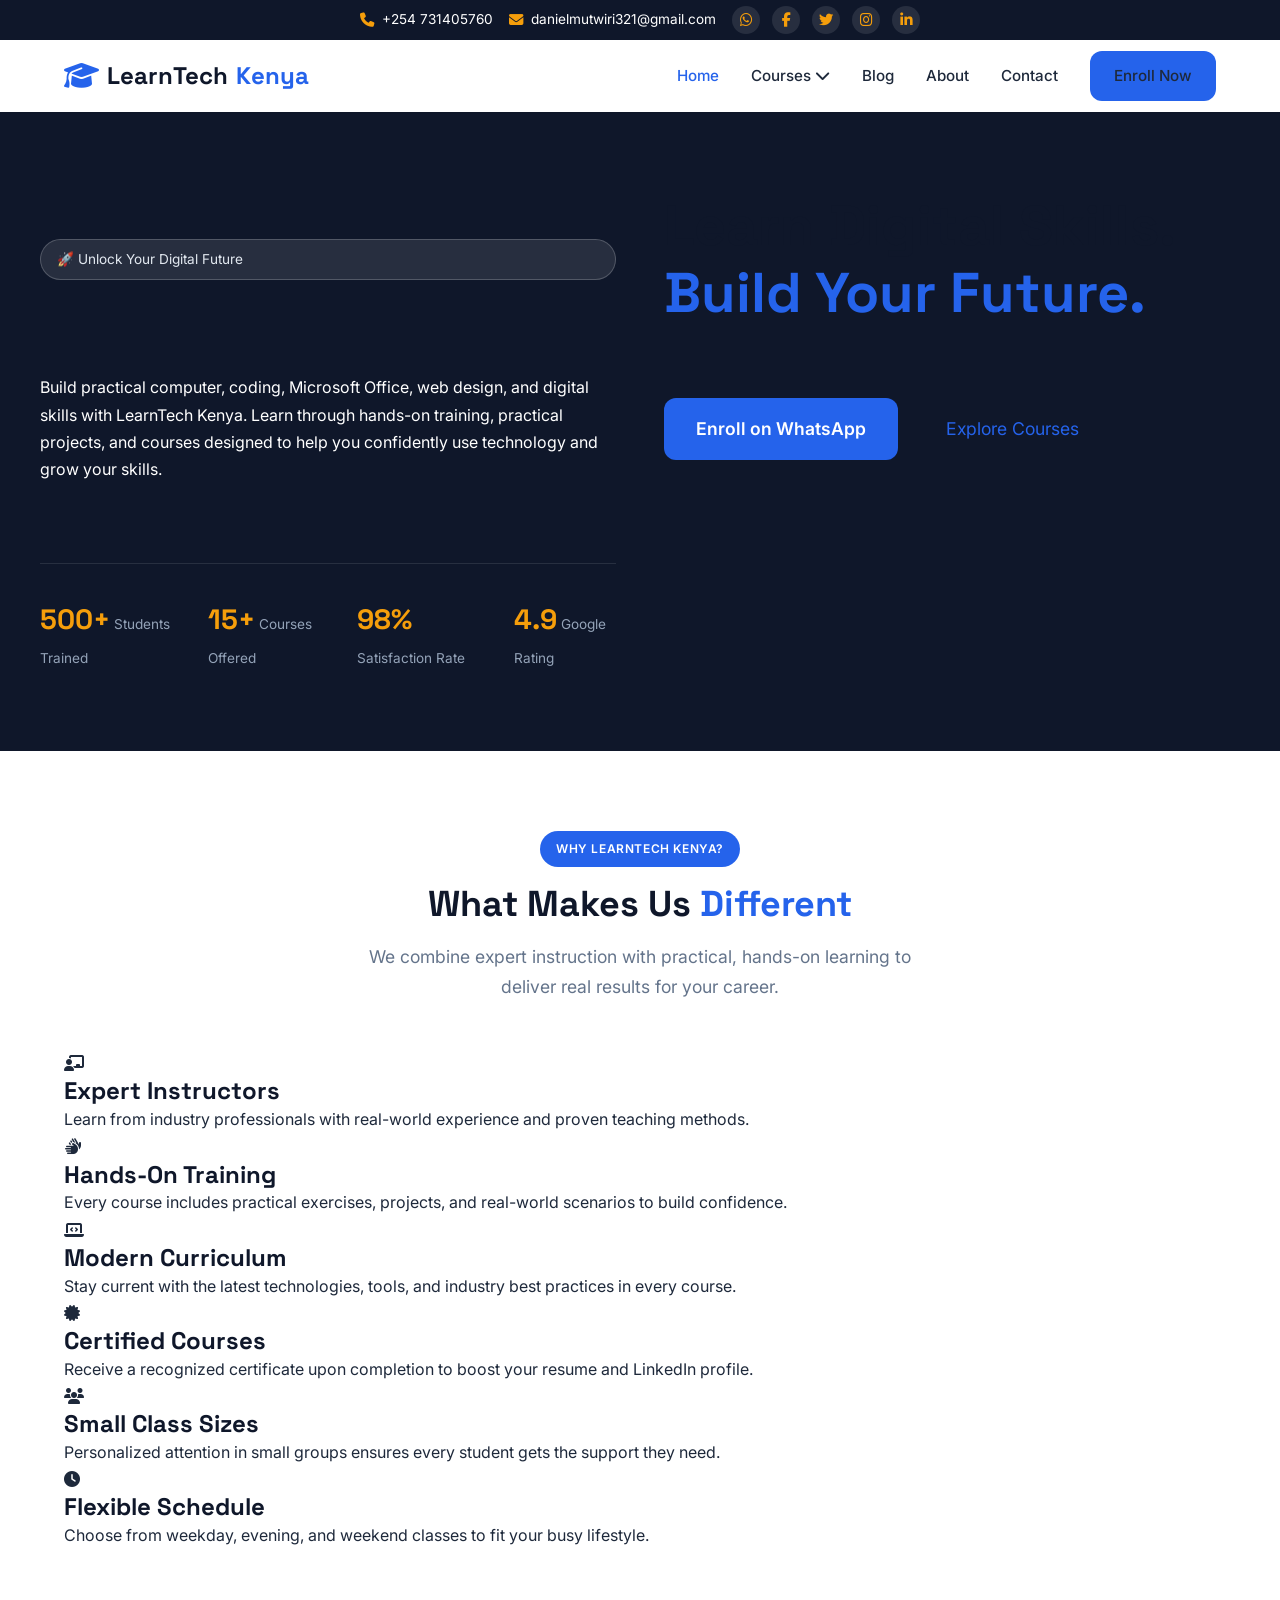
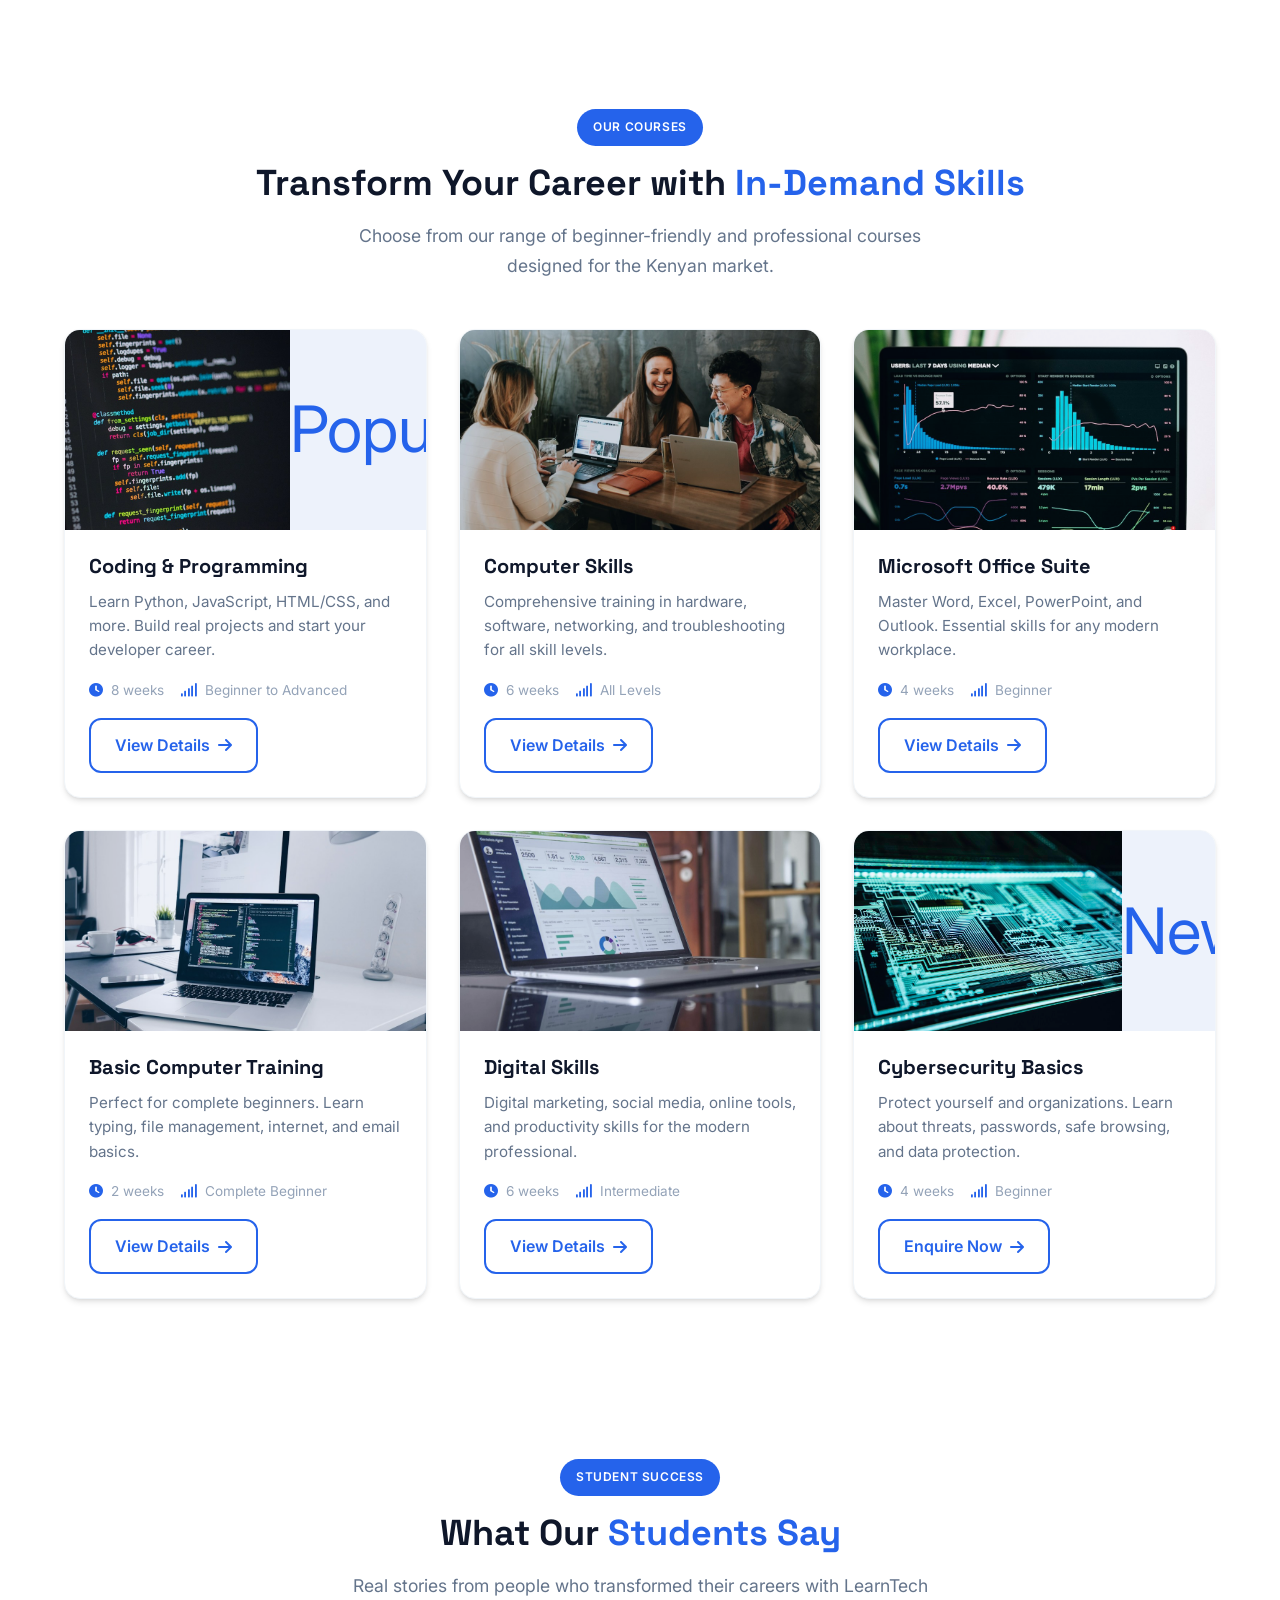
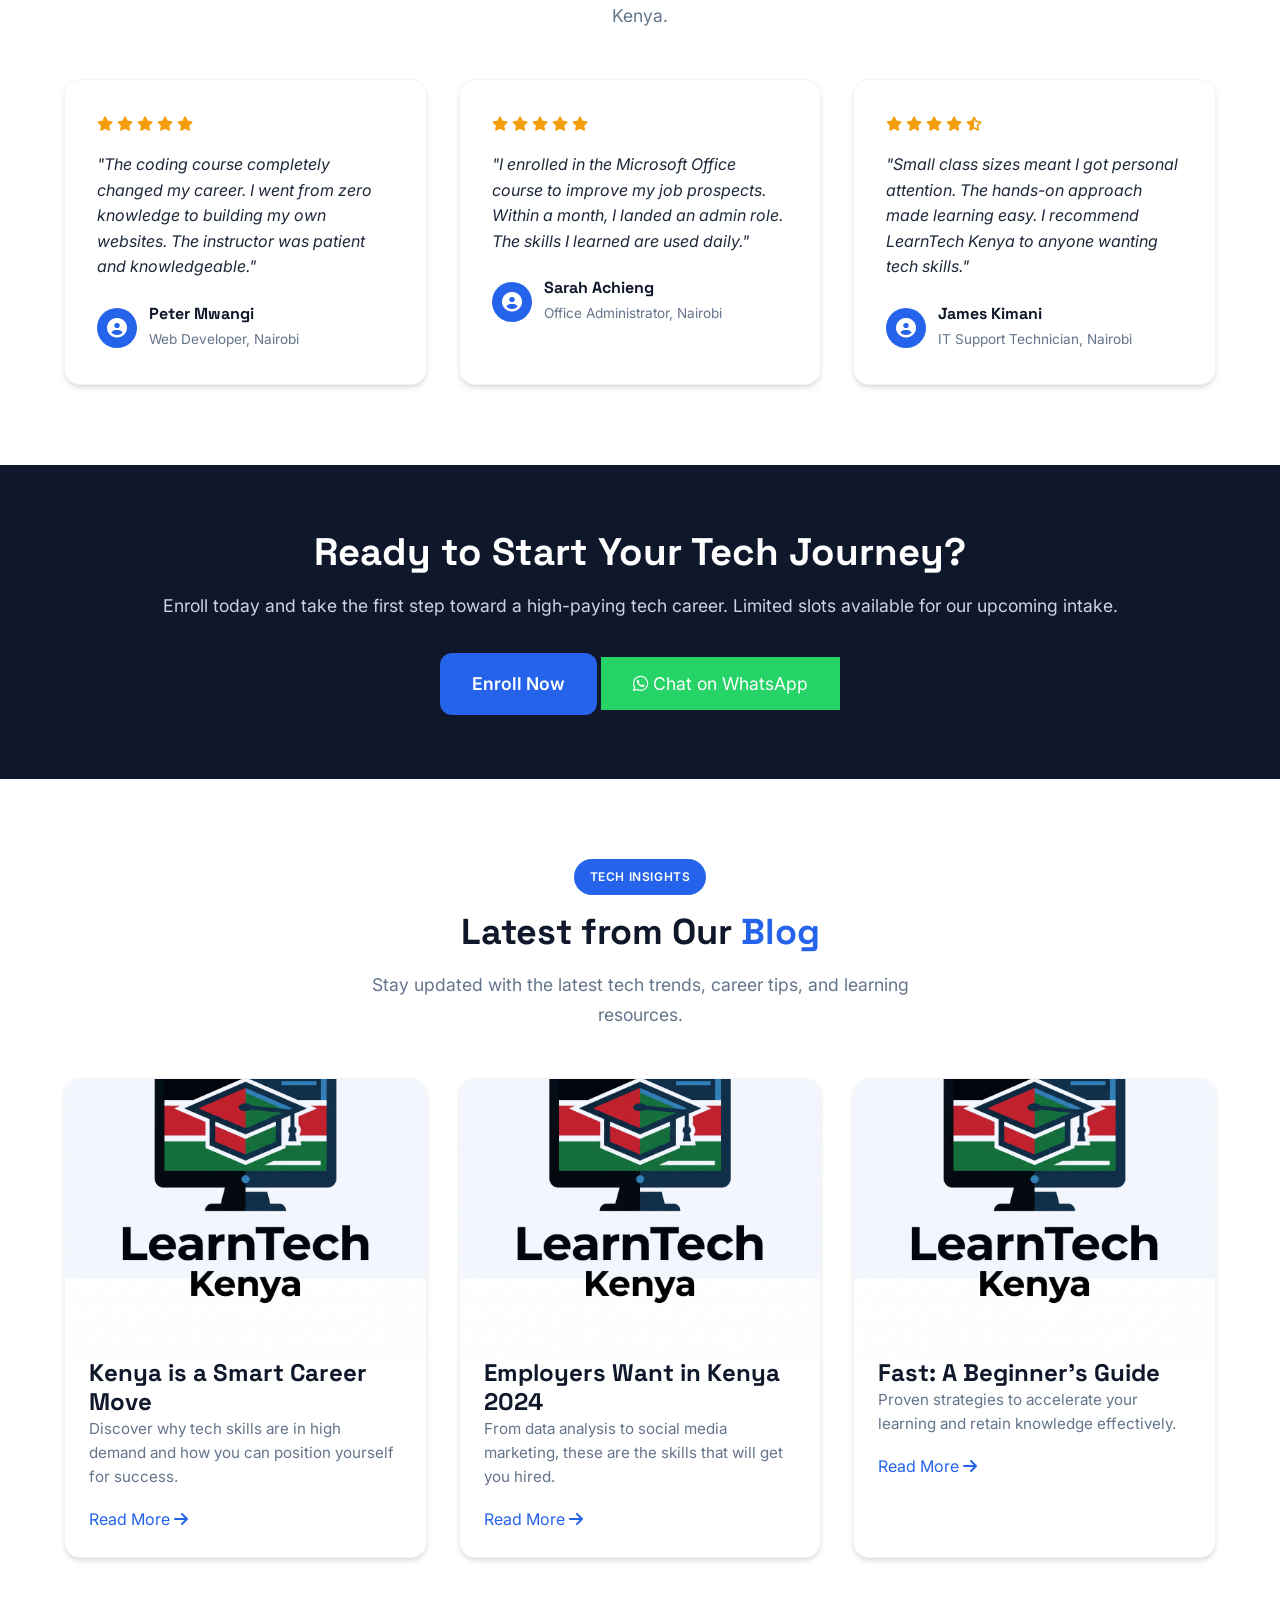
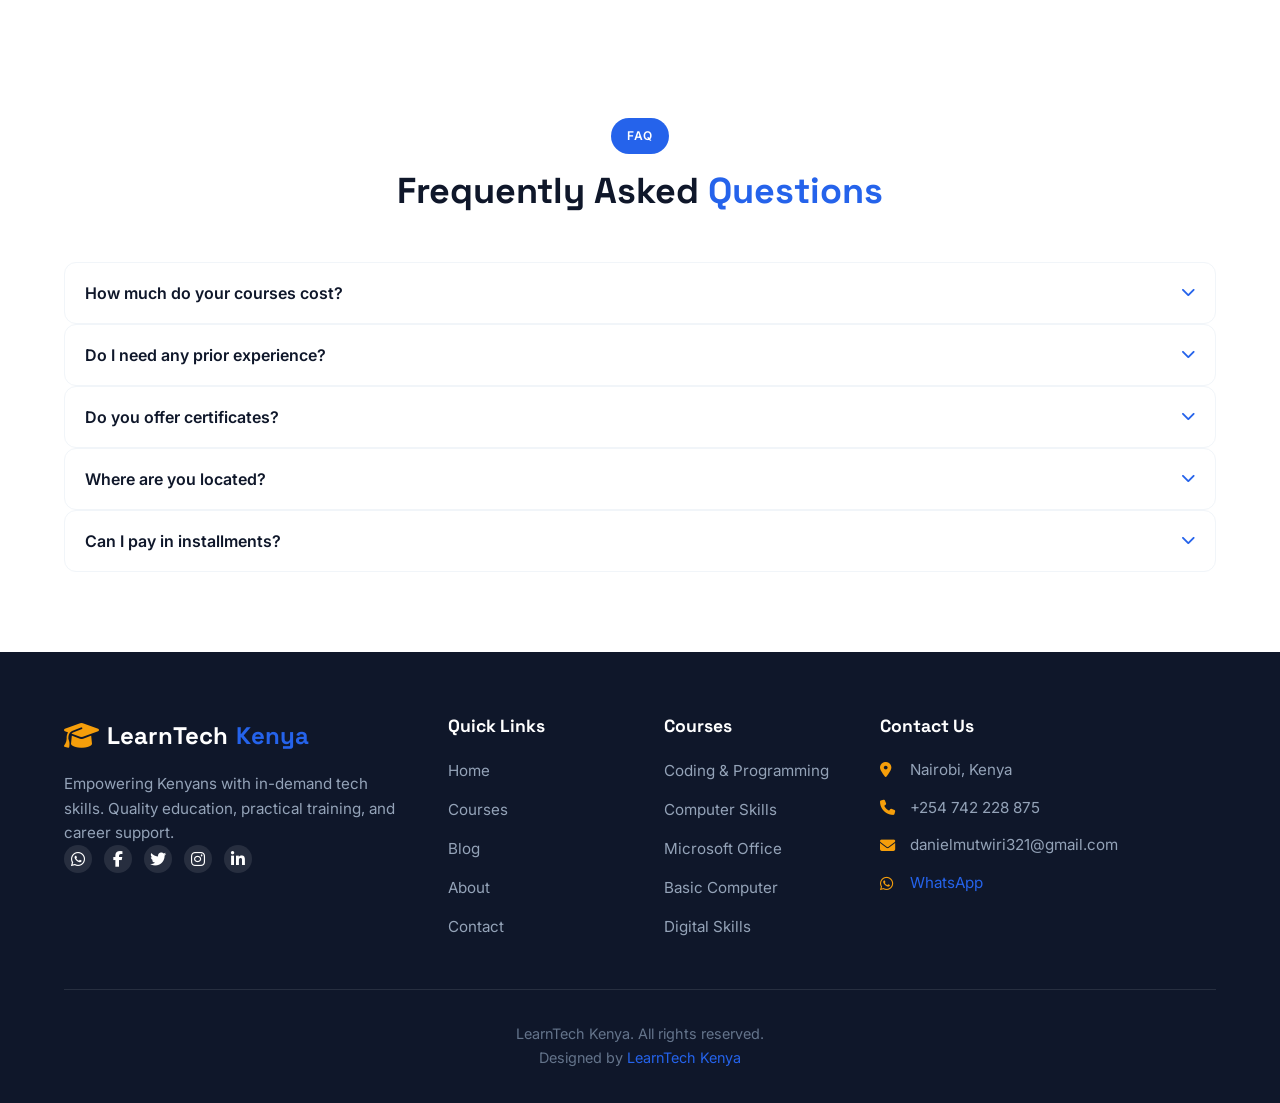
<file: index.html>
<!DOCTYPE html>
<html lang="en">
    <head>

    <!-- Google tag (gtag.js) -->
    <script async src="https://www.googletagmanager.com/gtag/js?id=G-270DS5XHEX"></script>
    <script>
      window.dataLayer = window.dataLayer || [];
      function gtag(){dataLayer.push(arguments);}
      gtag('js', new Date());

      gtag('config', 'G-270DS5XHEX');
    </script>

    <meta name="google-site-verification" content="E3hKowuc5oLKdNPxIY47nWtB3ACVlpKKazoTkxSOfaw">
    <meta name="google-site-verification" content="E3hKowuc5oLKdNPxIY47nWtB3ACVlpKKazoTkxSOfaw" />
    <meta charset="UTF-8">
    <meta name="viewport" content="width=device-width, initial-scale=1.0">
    <title>LearnTech Kenya | Computer Training, Coding & Digital Skills Courses in Nairobi</title>
    <meta name="description" content="LearnTech Kenya offers professional computer training, coding, Microsoft Office, and digital skills courses in Nairobi. Expert instructors, hands-on learning, and career-ready skills. Join us today!">
    <meta name="keywords" content="computer training Nairobi, coding courses Kenya, Microsoft Office training, digital skills, tech education Kenya, LearnTech Kenya, programming courses Nairobi, computer school Kenya">
    <meta name="author" content="LearnTech Kenya">
    <meta name="robots" content="index, follow">
    
    <!-- Open Graph / Facebook -->
    <meta property="og:type" content="website">
    <meta property="og:url" content="https://danny6042.github.io/Learntech--kenya/">
    <meta property="og:title" content="LearnTech Kenya | Professional Computer Training & Digital Skills">
    <meta property="og:description" content="Join LearnTech Kenya for expert-led computer training, coding, and digital skills courses. Build your tech career today!">
    <meta property="og:image" content="images/learntech_logo.png">
    
    <!-- Twitter Card -->
    <meta property="twitter:card" content="summary_large_image">
    <meta property="twitter:url" content="https://danny6042.github.io/Learntech--kenya/">
    <meta property="twitter:title" content="LearnTech Kenya | Professional Computer Training & Digital Skills">
    <meta property="twitter:description" content="Join LearnTech Kenya for expert-led computer training, coding, and digital skills courses. Build your tech career today!">
    <meta property="twitter:image" content="images/learntech_logo.png">
    
    <!-- Canonical URL -->
    <link rel="canonical" href="https://danny6042.github.io/Learntech--kenya/">
    
    <!-- Structured Data -->
    <script type="application/ld+json">
    {
        "@context": "https://schema.org",
        "@type": "EducationalOrganization",
        "name": "LearnTech Kenya",
        "description": "Professional computer training and digital skills courses in Nairobi, Kenya",
        "url": "https://danny6042.github.io/Learntech--kenya/",
        "logo": "images/learntech_logo.png",
        "founder": {
            "@type": "Person",
            "name": "Daniel Mutwiri",
            "email": "mailto:danielmutwiri321@gmail.com"
        },
        "address": {
            "@type": "PostalAddress",
            "addressLocality": "Nairobi",
            "addressCountry": "KE"
        },
        "contactPoint": {
            "@type": "ContactPoint",
            "telephone": "+254-742-228-875",
            "contactType": "customer service",
            "availableLanguage": "English, Swahili"
        },
        "sameAs": [
            "https://wa.me/254742228875",
            "https://facebook.com/Learntechkenya",
            "https://twitter.com/learntechkenya",
            "https://instagram.com/learntechkenya"
        ]
    }
    </script>
    
    <link rel="stylesheet" href="css/styles.css">
    <link rel="preconnect" href="https://fonts.googleapis.com">
    <link rel="preconnect" href="https://fonts.gstatic.com" crossorigin>
    <link href="https://fonts.googleapis.com/css2?family=Inter:wght@300;400;500;600;700;800&family=Space+Grotesk:wght@400;500;600;700&display=swap" rel="stylesheet">
    <link rel="stylesheet" href="https://cdnjs.cloudflare.com/ajax/libs/font-awesome/6.4.0/css/all.min.css">
</head>
<body>
    <!-- Top Bar -->
    <div class="top-bar">
        <div class="container">
            <div class="top-bar-content">
                <span><i class="fas fa-phone"></i> +254 731405760</span>
                <span><i class="fas fa-envelope"></i> danielmutwiri321@gmail.com</span>
                <div class="social-icons">
                    <a href="https://wa.me/254742228875" target="_blank" aria-label="WhatsApp"><i class="fab fa-whatsapp"></i></a>
                    <a href="https://facebook.com/Learntechkenya" target="_blank" aria-label="Facebook"><i class="fab fa-facebook-f"></i></a>
                    <a href="https://twitter.com/learntechkenya" target="_blank" aria-label="Twitter"><i class="fab fa-twitter"></i></a>
                    <a href="https://instagram.com/learntechkenya" target="_blank" aria-label="Instagram"><i class="fab fa-instagram"></i></a>
                    <a href="https://linkedin.com/company/learntechkenya" target="_blank" aria-label="LinkedIn"><i class="fab fa-linkedin-in"></i></a>
                </div>
            </div>
        </div>
    </div>

    <!-- Navigation -->
    <nav class="navbar" id="navbar">
        <div class="container">
            <a href="index.html" class="logo">
                <i class="fas fa-graduation-cap"></i>
                <span>LearnTech</span><span class="accent">Kenya</span>
            </a>
            <button class="mobile-menu-btn" id="mobileMenuBtn" aria-label="Toggle menu">
                <i class="fas fa-bars"></i>
            </button>
            <ul class="nav-links" id="navLinks">
                <li><a href="index.html" class="active">Home</a></li>
                <li class="dropdown">
                    <a href="index.html#courses">Courses <i class="fas fa-chevron-down"></i></a>
                    <ul class="dropdown-menu">
                        <li><a href="coding.html">Coding & Programming</a></li>
                        <li><a href="computer-skills.html">Computer Skills</a></li>
                        <li><a href="microsoft-office.html">Microsoft Office</a></li>
                        <li><a href="basic-computer.html">Basic Computer Training</a></li>
                        <li><a href="digital-skills.html">Digital Skills</a></li>
                    </ul>
                </li>
                <li><a href="blog.html">Blog</a></li>
                <li><a href="about.html">About</a></li>
                <li><a href="contact.html">Contact</a></li>
                <li><a href="contact.html" class="btn-primary">Enroll Now</a></li>
            </ul>
        </div>
    </nav>

    <!-- Hero Section -->
    <header class="hero">
        <div class="hero-overlay"></div>
        <div class="hero-content container">
            <span class="hero-badge">🚀 Unlock Your Digital Future</span>
            <h1>Learn Digital Skills. <span class="highlight">Build Your Future.</span></h1>
            <p class="hero-description">Build practical computer, coding, Microsoft Office, web design, and digital skills with LearnTech Kenya. Learn through hands-on training, practical projects, and courses designed to help you confidently use technology and grow your skills.</p>
            <div class="hero-cta">
                <a href="https://wa.me/254731405760" class="btn-primary btn-lg" target="_blank">Enroll on WhatsApp</a>
                <a href="index.html#courses" class="btn-secondary btn-lg">Explore Courses</a>
            </div>
            <div class="hero-stats">
                <div class="stat">
                    <span class="stat-number">500+</span>
                    <span class="stat-label">Students Trained</span>
                </div>
                <div class="stat">
                    <span class="stat-number">15+</span>
                    <span class="stat-label">Courses Offered</span>
                </div>
                <div class="stat">
                    <span class="stat-number">98%</span>
                    <span class="stat-label">Satisfaction Rate</span>
                </div>
                <div class="stat">
                    <span class="stat-number">4.9</span>
                    <span class="stat-label">Google Rating</span>
                </div>
            </div>
        </div>
    </header>

    <!-- Why Choose Us -->
    <section class="why-us section-padding">
        <div class="container">
            <div class="section-header">
                <span class="section-tag">Why LearnTech Kenya?</span>
                <h2>What Makes Us <span class="highlight">Different</span></h2>
                <p>We combine expert instruction with practical, hands-on learning to deliver real results for your career.</p>
            </div>
            <div class="features-grid">
                <div class="feature-card">
                    <div class="feature-icon">
                        <i class="fas fa-chalkboard-teacher"></i>
                    </div>
                    <h3>Expert Instructors</h3>
                    <p>Learn from industry professionals with real-world experience and proven teaching methods.</p>
                </div>
                <div class="feature-card">
                    <div class="feature-icon">
                        <i class="fas fa-hands"></i>
                    </div>
                    <h3>Hands-On Training</h3>
                    <p>Every course includes practical exercises, projects, and real-world scenarios to build confidence.</p>
                </div>
                <div class="feature-card">
                    <div class="feature-icon">
                        <i class="fas fa-laptop-code"></i>
                    </div>
                    <h3>Modern Curriculum</h3>
                    <p>Stay current with the latest technologies, tools, and industry best practices in every course.</p>
                </div>
                <div class="feature-card">
                    <div class="feature-icon">
                        <i class="fas fa-certificate"></i>
                    </div>
                    <h3>Certified Courses</h3>
                    <p>Receive a recognized certificate upon completion to boost your resume and LinkedIn profile.</p>
                </div>
                <div class="feature-card">
                    <div class="feature-icon">
                        <i class="fas fa-users"></i>
                    </div>
                    <h3>Small Class Sizes</h3>
                    <p>Personalized attention in small groups ensures every student gets the support they need.</p>
                </div>
                <div class="feature-card">
                    <div class="feature-icon">
                        <i class="fas fa-clock"></i>
                    </div>
                    <h3>Flexible Schedule</h3>
                    <p>Choose from weekday, evening, and weekend classes to fit your busy lifestyle.</p>
                </div>
            </div>
        </div>
    </section>

    <!-- Courses Section -->
    <section class="courses section-padding" id="courses">
        <div class="container">
            <div class="section-header">
                <span class="section-tag">Our Courses</span>
                <h2>Transform Your Career with <span class="highlight">In-Demand Skills</span></h2>
                <p>Choose from our range of beginner-friendly and professional courses designed for the Kenyan market.</p>
            </div>
            <div class="courses-grid">
                <div class="course-card">
                    <div class="course-image">
                        <img src="images/courses/coding-programming.jpg" alt="Learner coding on a computer" loading="lazy">
                        <span class="course-badge">Popular</span>
                    </div>
                    <div class="course-content">
                        <h3>Coding & Programming</h3>
                        <p>Learn Python, JavaScript, HTML/CSS, and more. Build real projects and start your developer career.</p>
                        <div class="course-meta">
                            <span><i class="fas fa-clock"></i> 8 weeks</span>
                            <span><i class="fas fa-signal"></i> Beginner to Advanced</span>
                        </div>
                        <a href="coding.html" class="btn-outline">View Details <i class="fas fa-arrow-right"></i></a>
                    </div>
                </div>
                <div class="course-card">
                    <div class="course-image">
                        <img src="images/courses/computer-skills.jpg" alt="Students learning computer skills together" loading="lazy">
                    </div>
                    <div class="course-content">
                        <h3>Computer Skills</h3>
                        <p>Comprehensive training in hardware, software, networking, and troubleshooting for all skill levels.</p>
                        <div class="course-meta">
                            <span><i class="fas fa-clock"></i> 6 weeks</span>
                            <span><i class="fas fa-signal"></i> All Levels</span>
                        </div>
                        <a href="computer-skills.html" class="btn-outline">View Details <i class="fas fa-arrow-right"></i></a>
                    </div>
                </div>
                <div class="course-card">
                    <div class="course-image">
                        <img src="images/courses/microsoft-office.jpg" alt="Data displayed in a business spreadsheet dashboard" loading="lazy">
                    </div>
                    <div class="course-content">
                        <h3>Microsoft Office Suite</h3>
                        <p>Master Word, Excel, PowerPoint, and Outlook. Essential skills for any modern workplace.</p>
                        <div class="course-meta">
                            <span><i class="fas fa-clock"></i> 4 weeks</span>
                            <span><i class="fas fa-signal"></i> Beginner</span>
                        </div>
                        <a href="microsoft-office.html" class="btn-outline">View Details <i class="fas fa-arrow-right"></i></a>
                    </div>
                </div>
                <div class="course-card">
                    <div class="course-image">
                        <img src="images/courses/basic-computer.jpg" alt="Desktop computer setup for beginner training" loading="lazy">
                    </div>
                    <div class="course-content">
                        <h3>Basic Computer Training</h3>
                        <p>Perfect for complete beginners. Learn typing, file management, internet, and email basics.</p>
                        <div class="course-meta">
                            <span><i class="fas fa-clock"></i> 2 weeks</span>
                            <span><i class="fas fa-signal"></i> Complete Beginner</span>
                        </div>
                        <a href="basic-computer.html" class="btn-outline">View Details <i class="fas fa-arrow-right"></i></a>
                    </div>
                </div>
                <div class="course-card">
                    <div class="course-image">
                        <img src="images/courses/digital-skills.jpg" alt="Digital analytics and online skills dashboard" loading="lazy">
                    </div>
                    <div class="course-content">
                        <h3>Digital Skills</h3>
                        <p>Digital marketing, social media, online tools, and productivity skills for the modern professional.</p>
                        <div class="course-meta">
                            <span><i class="fas fa-clock"></i> 6 weeks</span>
                            <span><i class="fas fa-signal"></i> Intermediate</span>
                        </div>
                        <a href="digital-skills.html" class="btn-outline">View Details <i class="fas fa-arrow-right"></i></a>
                    </div>
                </div>
                <div class="course-card">
                    <div class="course-image">
                        <img src="images/courses/cybersecurity.jpg" alt="Cybersecurity and digital network protection" loading="lazy">
                        <span class="course-badge">New</span>
                    </div>
                    <div class="course-content">
                        <h3>Cybersecurity Basics</h3>
                        <p>Protect yourself and organizations. Learn about threats, passwords, safe browsing, and data protection.</p>
                        <div class="course-meta">
                            <span><i class="fas fa-clock"></i> 4 weeks</span>
                            <span><i class="fas fa-signal"></i> Beginner</span>
                        </div>
                        <a href="contact.html" class="btn-outline">Enquire Now <i class="fas fa-arrow-right"></i></a>
                    </div>
                </div>
            </div>
        </div>
    </section>

    <!-- Testimonials Section -->
    <section class="testimonials section-padding">
        <div class="container">
            <div class="section-header">
                <span class="section-tag">Student Success</span>
                <h2>What Our <span class="highlight">Students Say</span></h2>
                <p>Real stories from people who transformed their careers with LearnTech Kenya.</p>
            </div>
            <div class="testimonials-grid">
                <div class="testimonial-card">
                    <div class="stars">
                        <i class="fas fa-star"></i>
                        <i class="fas fa-star"></i>
                        <i class="fas fa-star"></i>
                        <i class="fas fa-star"></i>
                        <i class="fas fa-star"></i>
                    </div>
                    <p>"The coding course completely changed my career. I went from zero knowledge to building my own websites. The instructor was patient and knowledgeable."</p>
                    <div class="testimonial-author">
                        <div class="author-avatar">
                            <i class="fas fa-user-circle"></i>
                        </div>
                        <div>
                            <h4>Peter Mwangi</h4>
                            <span>Web Developer, Nairobi</span>
                        </div>
                    </div>
                </div>
                <div class="testimonial-card">
                    <div class="stars">
                        <i class="fas fa-star"></i>
                        <i class="fas fa-star"></i>
                        <i class="fas fa-star"></i>
                        <i class="fas fa-star"></i>
                        <i class="fas fa-star"></i>
                    </div>
                    <p>"I enrolled in the Microsoft Office course to improve my job prospects. Within a month, I landed an admin role. The skills I learned are used daily."</p>
                    <div class="testimonial-author">
                        <div class="author-avatar">
                            <i class="fas fa-user-circle"></i>
                        </div>
                        <div>
                            <h4>Sarah Achieng</h4>
                            <span>Office Administrator, Nairobi</span>
                        </div>
                    </div>
                </div>
                <div class="testimonial-card">
                    <div class="stars">
                        <i class="fas fa-star"></i>
                        <i class="fas fa-star"></i>
                        <i class="fas fa-star"></i>
                        <i class="fas fa-star"></i>
                        <i class="fas fa-star-half-alt"></i>
                    </div>
                    <p>"Small class sizes meant I got personal attention. The hands-on approach made learning easy. I recommend LearnTech Kenya to anyone wanting tech skills."</p>
                    <div class="testimonial-author">
                        <div class="author-avatar">
                            <i class="fas fa-user-circle"></i>
                        </div>
                        <div>
                            <h4>James Kimani</h4>
                            <span>IT Support Technician, Nairobi</span>
                        </div>
                    </div>
                </div>
            </div>
        </div>
    </section>

    <!-- CTA Section -->
    <section class="cta-section">
        <div class="container">
            <div class="cta-content">
                <h2>Ready to Start Your Tech Journey?</h2>
                <p>Enroll today and take the first step toward a high-paying tech career. Limited slots available for our upcoming intake.</p>
                <div class="cta-buttons">
                    <a href="contact.html" class="btn-primary btn-lg">Enroll Now</a>
                    <a href="https://wa.me/254742228875" class="btn-whatsapp btn-lg" target="_blank">
                        <i class="fab fa-whatsapp"></i> Chat on WhatsApp
                    </a>
                </div>
            </div>
        </div>
    </section>

    <!-- Blog Preview -->
    <section class="blog-preview section-padding">
        <div class="container">
            <div class="section-header">
                <span class="section-tag">Tech Insights</span>
                <h2>Latest from Our <span class="highlight">Blog</span></h2>
                <p>Stay updated with the latest tech trends, career tips, and learning resources.</p>
            </div>
            <div class="blog-grid">
                <div class="blog-card">
                    <div class="blog-image">
                        <img src="images/learntech_logo.png" alt="Why learn coding in Kenya" loading="lazy">
                    </div>
                    <div class="blog-content">
                        <span class="blog-tag">Career</span>
                        <h3>Why Learning Coding in Kenya is a Smart Career Move</h3>
                        <p>Discover why tech skills are in high demand and how you can position yourself for success.</p>
                        <a href="blog.html">Read More <i class="fas fa-arrow-right"></i></a>
                    </div>
                </div>
                <div class="blog-card">
                    <div class="blog-image">
                        <img src="images/learntech_logo.png" alt="Top skills for 2024" loading="lazy">
                    </div>
                    <div class="blog-content">
                        <span class="blog-tag">Skills</span>
                        <h3>Top 10 Digital Skills Employers Want in Kenya 2024</h3>
                        <p>From data analysis to social media marketing, these are the skills that will get you hired.</p>
                        <a href="blog.html">Read More <i class="fas fa-arrow-right"></i></a>
                    </div>
                </div>
                <div class="blog-card">
                    <div class="blog-image">
                        <img src="images/learntech_logo.png" alt="Learning tips" loading="lazy">
                    </div>
                    <div class="blog-content">
                        <span class="blog-tag">Learning</span>
                        <h3>How to Learn Tech Skills Fast: A Beginner's Guide</h3>
                        <p>Proven strategies to accelerate your learning and retain knowledge effectively.</p>
                        <a href="blog.html">Read More <i class="fas fa-arrow-right"></i></a>
                    </div>
                </div>
            </div>
        </div>
    </section>

    <!-- FAQ Section -->
    <section class="faq section-padding">
        <div class="container">
            <div class="section-header">
                <span class="section-tag">FAQ</span>
                <h2>Frequently Asked <span class="highlight">Questions</span></h2>
            </div>
            <div class="faq-grid">
                <div class="faq-item">
                    <button class="faq-question">
                        <span>How much do your courses cost?</span>
                        <i class="fas fa-chevron-down"></i>
                    </button>
                    <div class="faq-answer">
                        <p>Our courses range from KES 5,000 to KES 25,000 depending on the course duration and complexity. We offer flexible payment plans and group discounts. Contact us for a detailed fee structure.</p>
                    </div>
                </div>
                <div class="faq-item">
                    <button class="faq-question">
                        <span>Do I need any prior experience?</span>
                        <i class="fas fa-chevron-down"></i>
                    </button>
                    <div class="faq-answer">
                        <p>Not at all! We have courses designed for complete beginners as well as advanced learners. Each course page lists the recommended prerequisites. If you're unsure, contact us for guidance.</p>
                    </div>
                </div>
                <div class="faq-item">
                    <button class="faq-question">
                        <span>Do you offer certificates?</span>
                        <i class="fas fa-chevron-down"></i>
                    </button>
                    <div class="faq-answer">
                        <p>Yes! Every student receives a certificate of completion. Our certificates are recognized by employers in Kenya and can be added to your LinkedIn profile and resume.</p>
                    </div>
                </div>
                <div class="faq-item">
                    <button class="faq-question">
                        <span>Where are you located?</span>
                        <i class="fas fa-chevron-down"></i>
                    </button>
                    <div class="faq-answer">
                        <p>We are based in Nairobi, Kenya. We offer both in-person and online classes. Contact us for our exact location and schedule details.</p>
                    </div>
                </div>
                <div class="faq-item">
                    <button class="faq-question">
                        <span>Can I pay in installments?</span>
                        <i class="fas fa-chevron-down"></i>
                    </button>
                    <div class="faq-answer">
                        <p>Yes, we understand that education is an investment. We offer flexible payment plans to make learning accessible. Reach out via WhatsApp or email to discuss payment options.</p>
                    </div>
                </div>
            </div>
        </div>
    </section>

    <!-- Footer -->
    <footer class="footer">
        <div class="container">
            <div class="footer-grid">
                <div class="footer-brand">
                    <a href="index.html" class="logo">
                        <i class="fas fa-graduation-cap"></i>
                        <span>LearnTech</span><span class="accent">Kenya</span>
                    </a>
                    <p>Empowering Kenyans with in-demand tech skills. Quality education, practical training, and career support.</p>
                    <div class="social-icons">
                        <a href="https://wa.me/254742228875" target="_blank" aria-label="WhatsApp"><i class="fab fa-whatsapp"></i></a>
                        <a href="https://facebook.com/Learntechkenya" target="_blank" aria-label="Facebook"><i class="fab fa-facebook-f"></i></a>
                        <a href="https://twitter.com/learntechkenya" target="_blank" aria-label="Twitter"><i class="fab fa-twitter"></i></a>
                        <a href="https://instagram.com/learntechkenya" target="_blank" aria-label="Instagram"><i class="fab fa-instagram"></i></a>
                        <a href="https://linkedin.com/company/learntechkenya" target="_blank" aria-label="LinkedIn"><i class="fab fa-linkedin-in"></i></a>
                    </div>
                </div>
                <div class="footer-links">
                    <h4>Quick Links</h4>
                    <ul>
                        <li><a href="index.html">Home</a></li>
                        <li><a href="index.html#courses">Courses</a></li>
                        <li><a href="blog.html">Blog</a></li>
                        <li><a href="about.html">About</a></li>
                        <li><a href="contact.html">Contact</a></li>
                    </ul>
                </div>
                <div class="footer-links">
                    <h4>Courses</h4>
                    <ul>
                        <li><a href="coding.html">Coding & Programming</a></li>
                        <li><a href="computer-skills.html">Computer Skills</a></li>
                        <li><a href="microsoft-office.html">Microsoft Office</a></li>
                        <li><a href="basic-computer.html">Basic Computer</a></li>
                        <li><a href="digital-skills.html">Digital Skills</a></li>
                    </ul>
                </div>
                <div class="footer-contact">
                    <h4>Contact Us</h4>
                    <p><i class="fas fa-map-marker-alt"></i> Nairobi, Kenya</p>
                    <p><i class="fas fa-phone"></i> +254 742 228 875</p>
                    <p><i class="fas fa-envelope"></i> danielmutwiri321@gmail.com</p>
                    <p><i class="fab fa-whatsapp"></i> <a href="https://wa.me/254742228875">WhatsApp</a></p>
                </div>
            </div>
            <div class="footer-bottom">
                <p>LearnTech Kenya. All rights reserved.</p>
                <p>Designed by <a href="https://danny6042.github.io/Learntech--kenya/">LearnTech Kenya</a></p>
            </div>
        </div>
    </footer>

    <script src="js/main.js"></script>
</body>
</html>
</file>
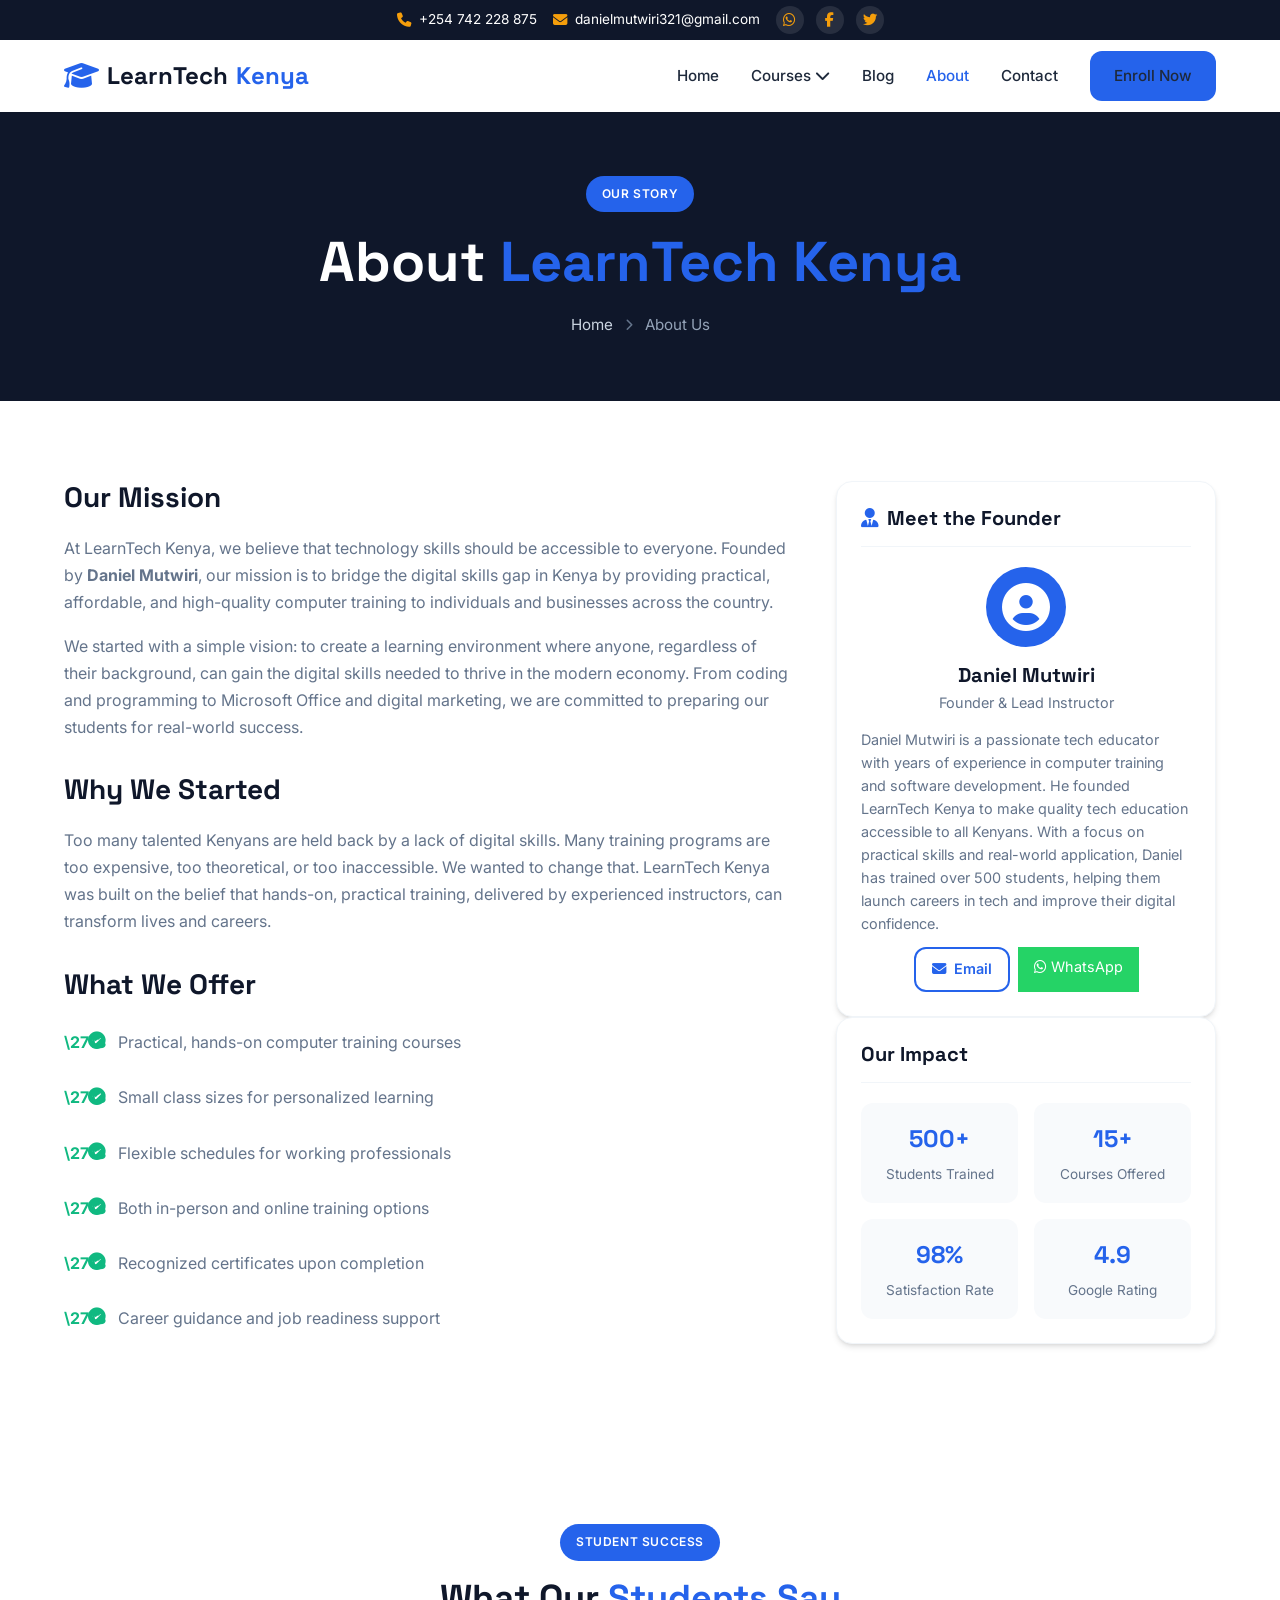
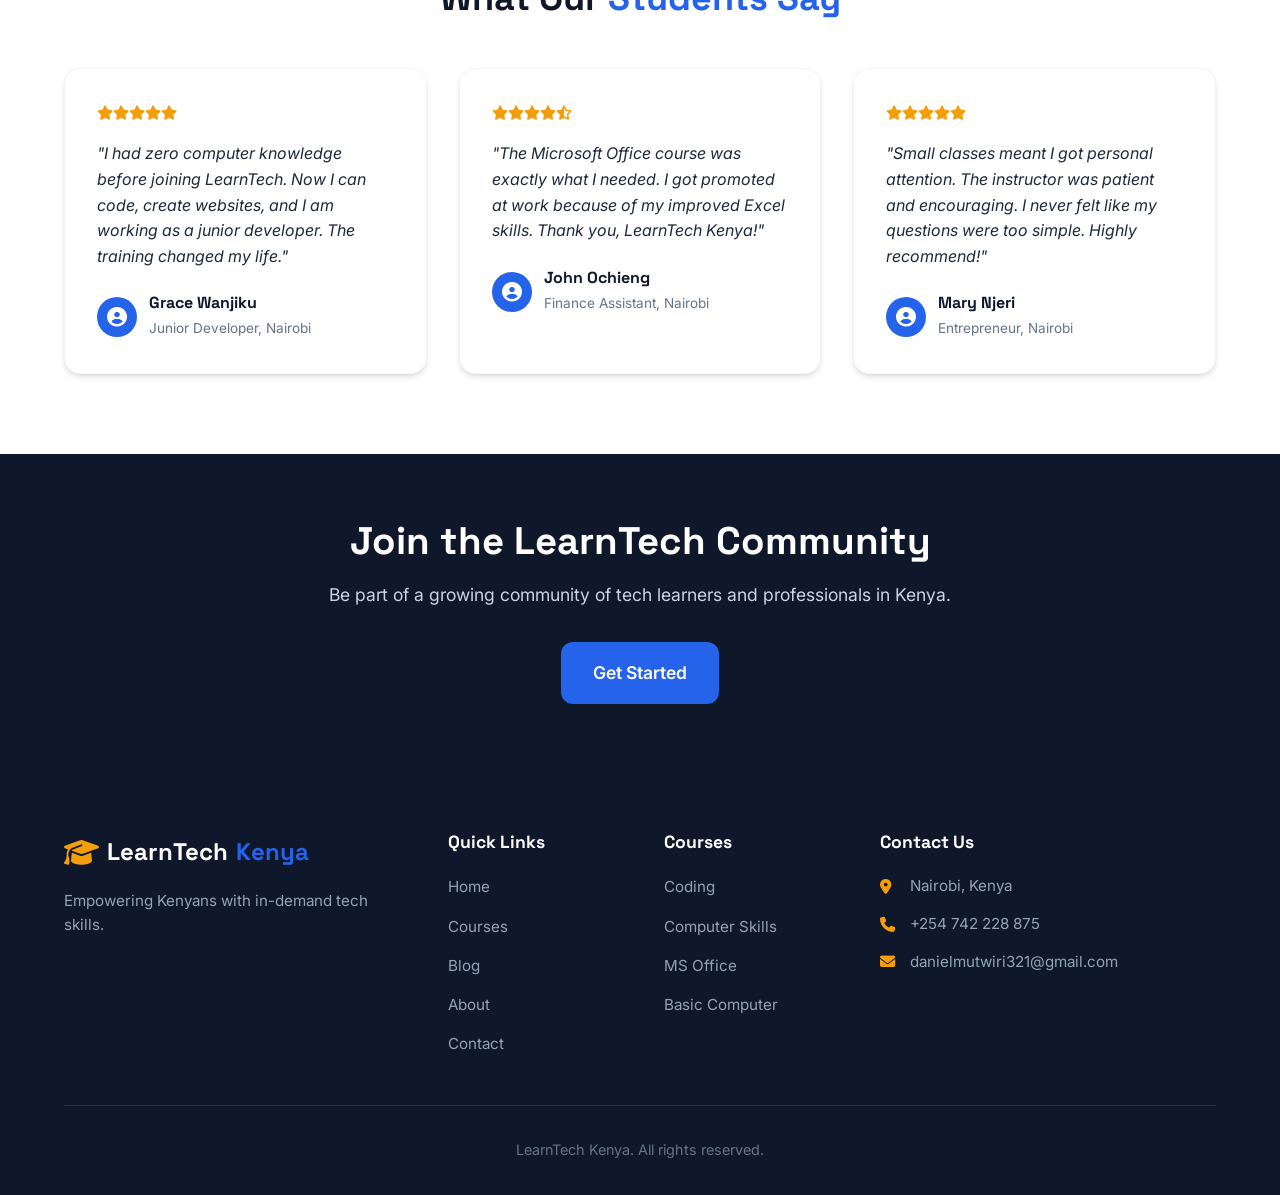
<file: about.html>
<!DOCTYPE html>
<html lang="en">
<head>
<meta charset="UTF-8"><meta name="viewport" content="width=device-width, initial-scale=1.0">
<title>About LearnTech Kenya | Our Story, Mission & Team</title>
<meta name="description" content="Learn about LearnTech Kenya. Our mission is to provide quality, affordable tech education to Kenyans. Meet our founder Daniel Mutwiri and discover why we started.">
<meta name="keywords" content="about LearnTech Kenya, computer training institute Nairobi, tech education Kenya, Daniel Mutwiri, LearnTech Kenya mission, computer school Nairobi">
<link rel="canonical" href="https://danny6042.github.io/Learntech--kenya/about.html">
<link rel="stylesheet" href="css/styles.css">
<link href="https://fonts.googleapis.com/css2?family=Inter:wght@300;400;500;600;700;800&family=Space+Grotesk:wght@400;500;600;700&display=swap" rel="stylesheet">
<link rel="stylesheet" href="https://cdnjs.cloudflare.com/ajax/libs/font-awesome/6.4.0/css/all.min.css">
</head>
<body>
<div class="top-bar"><div class="container"><div class="top-bar-content"><span><i class="fas fa-phone"></i> +254 742 228 875</span><span><i class="fas fa-envelope"></i> danielmutwiri321@gmail.com</span><div class="social-icons"><a href="https://wa.me/254742228875" target="_blank"><i class="fab fa-whatsapp"></i></a><a href="https://facebook.com/Learntechkenya" target="_blank"><i class="fab fa-facebook-f"></i></a><a href="https://twitter.com/learntechkenya" target="_blank"><i class="fab fa-twitter"></i></a></div></div></div></div>
<nav class="navbar" id="navbar"><div class="container"><a href="index.html" class="logo"><i class="fas fa-graduation-cap"></i><span>LearnTech</span><span class="accent">Kenya</span></a><button class="mobile-menu-btn" id="mobileMenuBtn"><i class="fas fa-bars"></i></button><ul class="nav-links" id="navLinks"><li><a href="index.html">Home</a></li><li class="dropdown"><a href="index.html#courses">Courses <i class="fas fa-chevron-down"></i></a><ul class="dropdown-menu"><li><a href="coding.html">Coding</a></li><li><a href="computer-skills.html">Computer Skills</a></li><li><a href="microsoft-office.html">MS Office</a></li><li><a href="basic-computer.html">Basic Computer</a></li><li><a href="digital-skills.html">Digital Skills</a></li></ul></li><li><a href="blog.html">Blog</a></li><li><a href="about.html" class="active">About</a></li><li><a href="contact.html">Contact</a></li><li><a href="contact.html" class="btn-primary">Enroll Now</a></li></ul></div></nav>
<section class="page-header"><div class="container"><span class="page-tag">Our Story</span><h1>About <span class="highlight">LearnTech Kenya</span></h1><p class="breadcrumb"><a href="index.html">Home</a> <i class="fas fa-chevron-right"></i> About Us</p></div></section>
<section class="about-story section-padding"><div class="container"><div class="about-grid"><div class="about-content"><h2>Our Mission</h2><p>At LearnTech Kenya, we believe that technology skills should be accessible to everyone. Founded by <strong>Daniel Mutwiri</strong>, our mission is to bridge the digital skills gap in Kenya by providing practical, affordable, and high-quality computer training to individuals and businesses across the country.</p><p>We started with a simple vision: to create a learning environment where anyone, regardless of their background, can gain the digital skills needed to thrive in the modern economy. From coding and programming to Microsoft Office and digital marketing, we are committed to preparing our students for real-world success.</p>
<h2>Why We Started</h2><p>Too many talented Kenyans are held back by a lack of digital skills. Many training programs are too expensive, too theoretical, or too inaccessible. We wanted to change that. LearnTech Kenya was built on the belief that hands-on, practical training, delivered by experienced instructors, can transform lives and careers.</p>
<h2>What We Offer</h2><ul class="check-list"><li><i class="fas fa-check-circle"></i> Practical, hands-on computer training courses</li><li><i class="fas fa-check-circle"></i> Small class sizes for personalized learning</li><li><i class="fas fa-check-circle"></i> Flexible schedules for working professionals</li><li><i class="fas fa-check-circle"></i> Both in-person and online training options</li><li><i class="fas fa-check-circle"></i> Recognized certificates upon completion</li><li><i class="fas fa-check-circle"></i> Career guidance and job readiness support</li></ul>
</div><div class="about-sidebar"><div class="sidebar-card instructor-card"><h3><i class="fas fa-user-tie"></i> Meet the Founder</h3><div class="instructor-info"><div class="instructor-avatar"><i class="fas fa-user-circle"></i></div><h4>Daniel Mutwiri</h4><p>Founder & Lead Instructor</p><p class="instructor-bio">Daniel Mutwiri is a passionate tech educator with years of experience in computer training and software development. He founded LearnTech Kenya to make quality tech education accessible to all Kenyans. With a focus on practical skills and real-world application, Daniel has trained over 500 students, helping them launch careers in tech and improve their digital confidence.</p><div class="instructor-contact"><a href="mailto:danielmutwiri321@gmail.com" class="btn-outline btn-sm"><i class="fas fa-envelope"></i> Email</a><a href="https://wa.me/254742228875" class="btn-whatsapp btn-sm" target="_blank"><i class="fab fa-whatsapp"></i> WhatsApp</a></div></div></div><div class="sidebar-card stats-card"><h3>Our Impact</h3><div class="impact-stats"><div class="impact-item"><span class="impact-number">500+</span><span class="impact-label">Students Trained</span></div><div class="impact-item"><span class="impact-number">15+</span><span class="impact-label">Courses Offered</span></div><div class="impact-item"><span class="impact-number">98%</span><span class="impact-label">Satisfaction Rate</span></div><div class="impact-item"><span class="impact-number">4.9</span><span class="impact-label">Google Rating</span></div></div></div></div></div></div></section>
<section class="testimonials section-padding"><div class="container"><div class="section-header"><span class="section-tag">Student Success</span><h2>What Our <span class="highlight">Students Say</span></h2></div><div class="testimonials-grid"><div class="testimonial-card"><div class="stars"><i class="fas fa-star"></i><i class="fas fa-star"></i><i class="fas fa-star"></i><i class="fas fa-star"></i><i class="fas fa-star"></i></div><p>"I had zero computer knowledge before joining LearnTech. Now I can code, create websites, and I am working as a junior developer. The training changed my life."</p><div class="testimonial-author"><div class="author-avatar"><i class="fas fa-user-circle"></i></div><div><h4>Grace Wanjiku</h4><span>Junior Developer, Nairobi</span></div></div></div><div class="testimonial-card"><div class="stars"><i class="fas fa-star"></i><i class="fas fa-star"></i><i class="fas fa-star"></i><i class="fas fa-star"></i><i class="fas fa-star-half-alt"></i></div><p>"The Microsoft Office course was exactly what I needed. I got promoted at work because of my improved Excel skills. Thank you, LearnTech Kenya!"</p><div class="testimonial-author"><div class="author-avatar"><i class="fas fa-user-circle"></i></div><div><h4>John Ochieng</h4><span>Finance Assistant, Nairobi</span></div></div></div><div class="testimonial-card"><div class="stars"><i class="fas fa-star"></i><i class="fas fa-star"></i><i class="fas fa-star"></i><i class="fas fa-star"></i><i class="fas fa-star"></i></div><p>"Small classes meant I got personal attention. The instructor was patient and encouraging. I never felt like my questions were too simple. Highly recommend!"</p><div class="testimonial-author"><div class="author-avatar"><i class="fas fa-user-circle"></i></div><div><h4>Mary Njeri</h4><span>Entrepreneur, Nairobi</span></div></div></div></div></div></section>
<section class="cta-section"><div class="container"><div class="cta-content"><h2>Join the LearnTech Community</h2><p>Be part of a growing community of tech learners and professionals in Kenya.</p><a href="contact.html" class="btn-primary btn-lg">Get Started</a></div></div></section>
<footer class="footer"><div class="container"><div class="footer-grid"><div class="footer-brand"><a href="index.html" class="logo"><i class="fas fa-graduation-cap"></i><span>LearnTech</span><span class="accent">Kenya</span></a><p>Empowering Kenyans with in-demand tech skills.</p></div><div class="footer-links"><h4>Quick Links</h4><ul><li><a href="index.html">Home</a></li><li><a href="index.html#courses">Courses</a></li><li><a href="blog.html">Blog</a></li><li><a href="about.html">About</a></li><li><a href="contact.html">Contact</a></li></ul></div><div class="footer-links"><h4>Courses</h4><ul><li><a href="coding.html">Coding</a></li><li><a href="computer-skills.html">Computer Skills</a></li><li><a href="microsoft-office.html">MS Office</a></li><li><a href="basic-computer.html">Basic Computer</a></li></ul></div><div class="footer-contact"><h4>Contact Us</h4><p><i class="fas fa-map-marker-alt"></i> Nairobi, Kenya</p><p><i class="fas fa-phone"></i> +254 742 228 875</p><p><i class="fas fa-envelope"></i> danielmutwiri321@gmail.com</p></div></div><div class="footer-bottom"><p>LearnTech Kenya. All rights reserved.</p></div></div></footer>
<script src="js/main.js"></script>
</body>
</html>
</file>
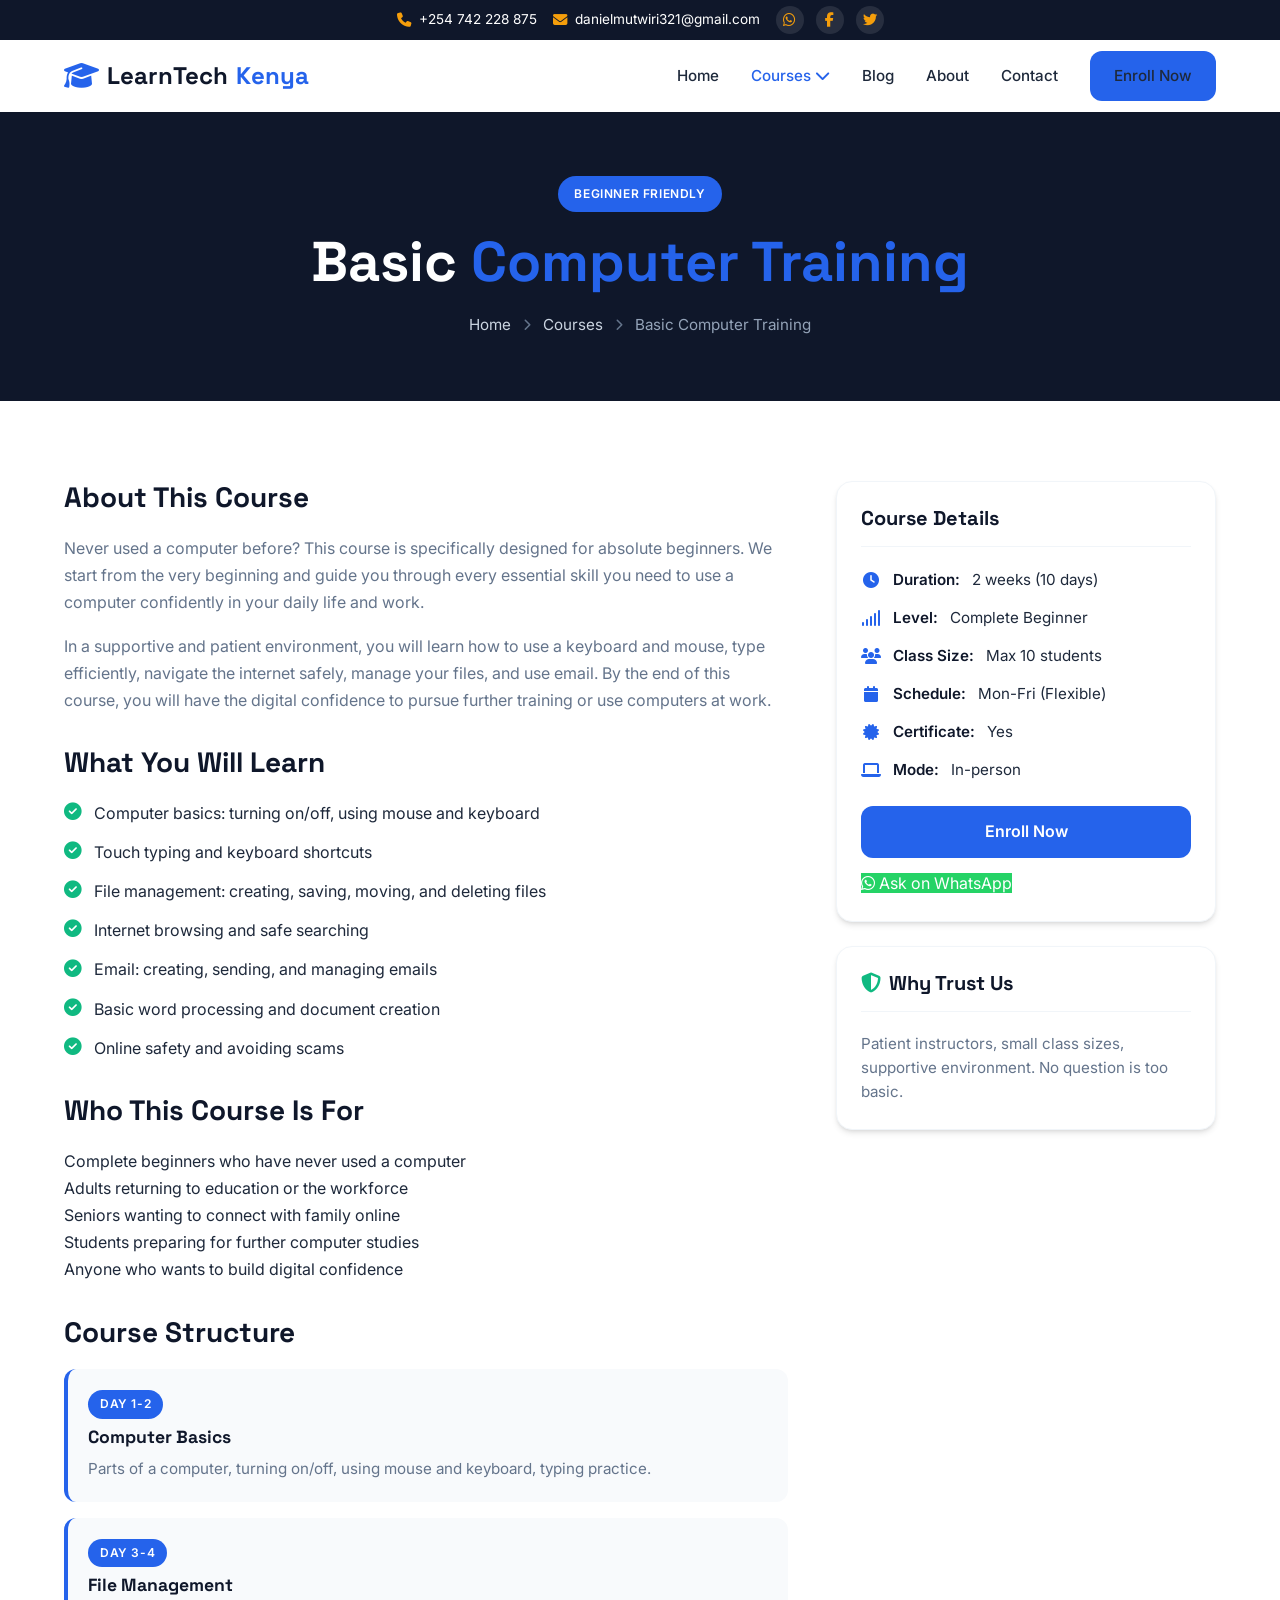
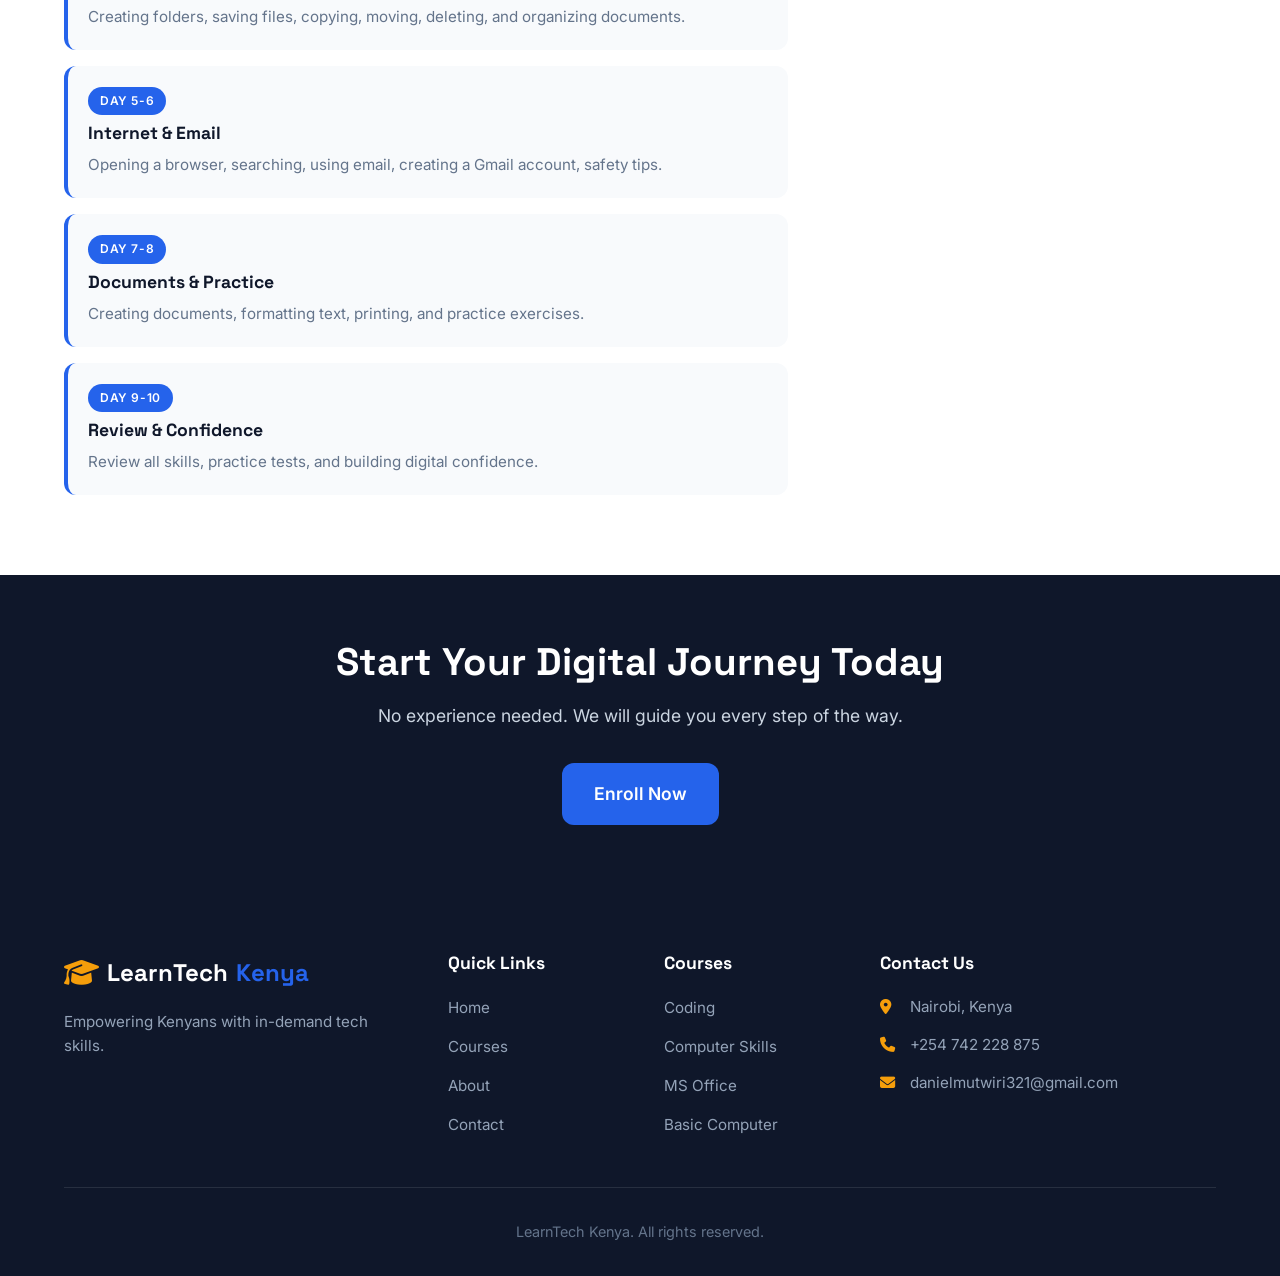
<file: basic-computer.html>
<!DOCTYPE html>
<html lang="en">
<head>
<meta charset="UTF-8"><meta name="viewport" content="width=device-width, initial-scale=1.0">
<title>Basic Computer Training in Nairobi, Kenya | Beginner Friendly | LearnTech Kenya</title>
<meta name="description" content="Beginner-friendly basic computer training in Nairobi, Kenya. Learn typing, file management, internet browsing, email, and essential computer skills. No prior experience needed.">
<meta name="keywords" content="basic computer training Nairobi, beginner computer course Kenya, computer literacy Kenya, typing course Nairobi, internet skills training, email training Kenya, computer basics for beginners">
<link rel="canonical" href="https://danny6042.github.io/Learntech--kenya/basic-computer.html">
<link rel="stylesheet" href="css/styles.css">
<link href="https://fonts.googleapis.com/css2?family=Inter:wght@300;400;500;600;700;800&family=Space+Grotesk:wght@400;500;600;700&display=swap" rel="stylesheet">
<link rel="stylesheet" href="https://cdnjs.cloudflare.com/ajax/libs/font-awesome/6.4.0/css/all.min.css">
</head>
<body>
<div class="top-bar"><div class="container"><div class="top-bar-content"><span><i class="fas fa-phone"></i> +254 742 228 875</span><span><i class="fas fa-envelope"></i> danielmutwiri321@gmail.com</span><div class="social-icons"><a href="https://wa.me/254742228875" target="_blank"><i class="fab fa-whatsapp"></i></a><a href="https://facebook.com/Learntechkenya" target="_blank"><i class="fab fa-facebook-f"></i></a><a href="https://twitter.com/learntechkenya" target="_blank"><i class="fab fa-twitter"></i></a></div></div></div></div>
<nav class="navbar" id="navbar"><div class="container"><a href="index.html" class="logo"><i class="fas fa-graduation-cap"></i><span>LearnTech</span><span class="accent">Kenya</span></a><button class="mobile-menu-btn" id="mobileMenuBtn"><i class="fas fa-bars"></i></button><ul class="nav-links" id="navLinks"><li><a href="index.html">Home</a></li><li class="dropdown"><a href="index.html#courses" class="active">Courses <i class="fas fa-chevron-down"></i></a><ul class="dropdown-menu"><li><a href="coding.html">Coding</a></li><li><a href="computer-skills.html">Computer Skills</a></li><li><a href="microsoft-office.html">MS Office</a></li><li><a href="basic-computer.html">Basic Computer</a></li><li><a href="digital-skills.html">Digital Skills</a></li></ul></li><li><a href="blog.html">Blog</a></li><li><a href="about.html">About</a></li><li><a href="contact.html">Contact</a></li><li><a href="contact.html" class="btn-primary">Enroll Now</a></li></ul></div></nav>
<section class="page-header"><div class="container"><span class="page-tag">Beginner Friendly</span><h1>Basic <span class="highlight">Computer Training</span></h1><p class="breadcrumb"><a href="index.html">Home</a> <i class="fas fa-chevron-right"></i> <a href="index.html#courses">Courses</a> <i class="fas fa-chevron-right"></i> Basic Computer Training</p></div></section>
<section class="course-detail section-padding"><div class="container"><div class="course-detail-grid"><div class="course-detail-content"><h2>About This Course</h2><p>Never used a computer before? This course is specifically designed for absolute beginners. We start from the very beginning and guide you through every essential skill you need to use a computer confidently in your daily life and work.</p><p>In a supportive and patient environment, you will learn how to use a keyboard and mouse, type efficiently, navigate the internet safely, manage your files, and use email. By the end of this course, you will have the digital confidence to pursue further training or use computers at work.</p>
<h2>What You Will Learn</h2>
<ul class="check-list"><li><i class="fas fa-check-circle"></i> Computer basics: turning on/off, using mouse and keyboard</li><li><i class="fas fa-check-circle"></i> Touch typing and keyboard shortcuts</li><li><i class="fas fa-check-circle"></i> File management: creating, saving, moving, and deleting files</li><li><i class="fas fa-check-circle"></i> Internet browsing and safe searching</li><li><i class="fas fa-check-circle"></i> Email: creating, sending, and managing emails</li><li><i class="fas fa-check-circle"></i> Basic word processing and document creation</li><li><i class="fas fa-check-circle"></i> Online safety and avoiding scams</li></ul>
<h2>Who This Course Is For</h2><ul><li>Complete beginners who have never used a computer</li><li>Adults returning to education or the workforce</li><li>Seniors wanting to connect with family online</li><li>Students preparing for further computer studies</li><li>Anyone who wants to build digital confidence</li></ul>
<h2>Course Structure</h2><div class="course-modules"><div class="module"><span class="module-week">Day 1-2</span><h4>Computer Basics</h4><p>Parts of a computer, turning on/off, using mouse and keyboard, typing practice.</p></div><div class="module"><span class="module-week">Day 3-4</span><h4>File Management</h4><p>Creating folders, saving files, copying, moving, deleting, and organizing documents.</p></div><div class="module"><span class="module-week">Day 5-6</span><h4>Internet & Email</h4><p>Opening a browser, searching, using email, creating a Gmail account, safety tips.</p></div><div class="module"><span class="module-week">Day 7-8</span><h4>Documents & Practice</h4><p>Creating documents, formatting text, printing, and practice exercises.</p></div><div class="module"><span class="module-week">Day 9-10</span><h4>Review & Confidence</h4><p>Review all skills, practice tests, and building digital confidence.</p></div></div></div>
<div class="course-sidebar"><div class="sidebar-card"><h3>Course Details</h3><ul class="detail-list"><li><i class="fas fa-clock"></i> <span>Duration:</span> 2 weeks (10 days)</li><li><i class="fas fa-signal"></i> <span>Level:</span> Complete Beginner</li><li><i class="fas fa-users"></i> <span>Class Size:</span> Max 10 students</li><li><i class="fas fa-calendar"></i> <span>Schedule:</span> Mon-Fri (Flexible)</li><li><i class="fas fa-certificate"></i> <span>Certificate:</span> Yes</li><li><i class="fas fa-laptop"></i> <span>Mode:</span> In-person</li></ul><a href="contact.html" class="btn-primary btn-full">Enroll Now</a><a href="https://wa.me/254742228875" class="btn-whatsapp btn-full" target="_blank"><i class="fab fa-whatsapp"></i> Ask on WhatsApp</a></div><div class="sidebar-card trust-card"><h3><i class="fas fa-shield-alt"></i> Why Trust Us</h3><p>Patient instructors, small class sizes, supportive environment. No question is too basic.</p></div></div></div></div></section>
<section class="cta-section"><div class="container"><div class="cta-content"><h2>Start Your Digital Journey Today</h2><p>No experience needed. We will guide you every step of the way.</p><a href="contact.html" class="btn-primary btn-lg">Enroll Now</a></div></div></section>
<footer class="footer"><div class="container"><div class="footer-grid"><div class="footer-brand"><a href="index.html" class="logo"><i class="fas fa-graduation-cap"></i><span>LearnTech</span><span class="accent">Kenya</span></a><p>Empowering Kenyans with in-demand tech skills.</p></div><div class="footer-links"><h4>Quick Links</h4><ul><li><a href="index.html">Home</a></li><li><a href="index.html#courses">Courses</a></li><li><a href="about.html">About</a></li><li><a href="contact.html">Contact</a></li></ul></div><div class="footer-links"><h4>Courses</h4><ul><li><a href="coding.html">Coding</a></li><li><a href="computer-skills.html">Computer Skills</a></li><li><a href="microsoft-office.html">MS Office</a></li><li><a href="basic-computer.html">Basic Computer</a></li></ul></div><div class="footer-contact"><h4>Contact Us</h4><p><i class="fas fa-map-marker-alt"></i> Nairobi, Kenya</p><p><i class="fas fa-phone"></i> +254 742 228 875</p><p><i class="fas fa-envelope"></i> danielmutwiri321@gmail.com</p></div></div><div class="footer-bottom"><p>LearnTech Kenya. All rights reserved.</p></div></div></footer>
<script src="js/main.js"></script>
</body>
</html>
</file>
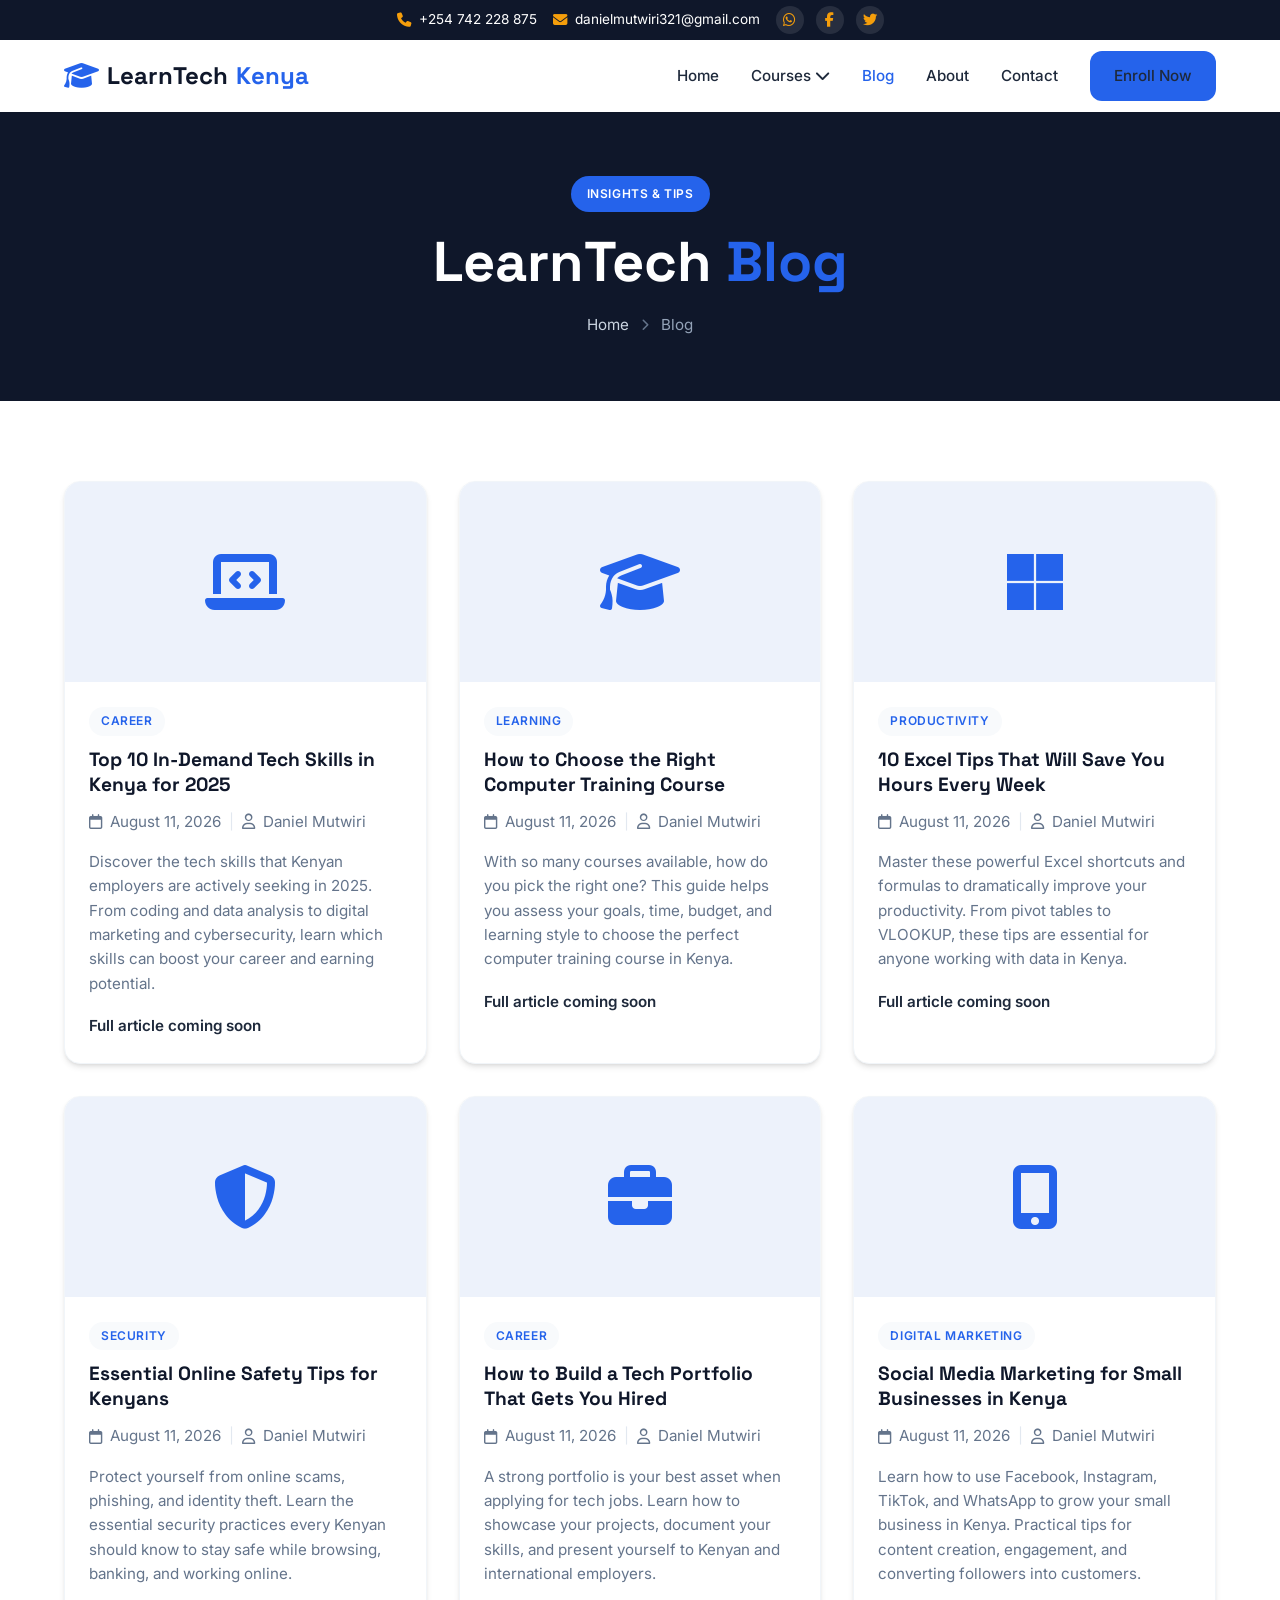
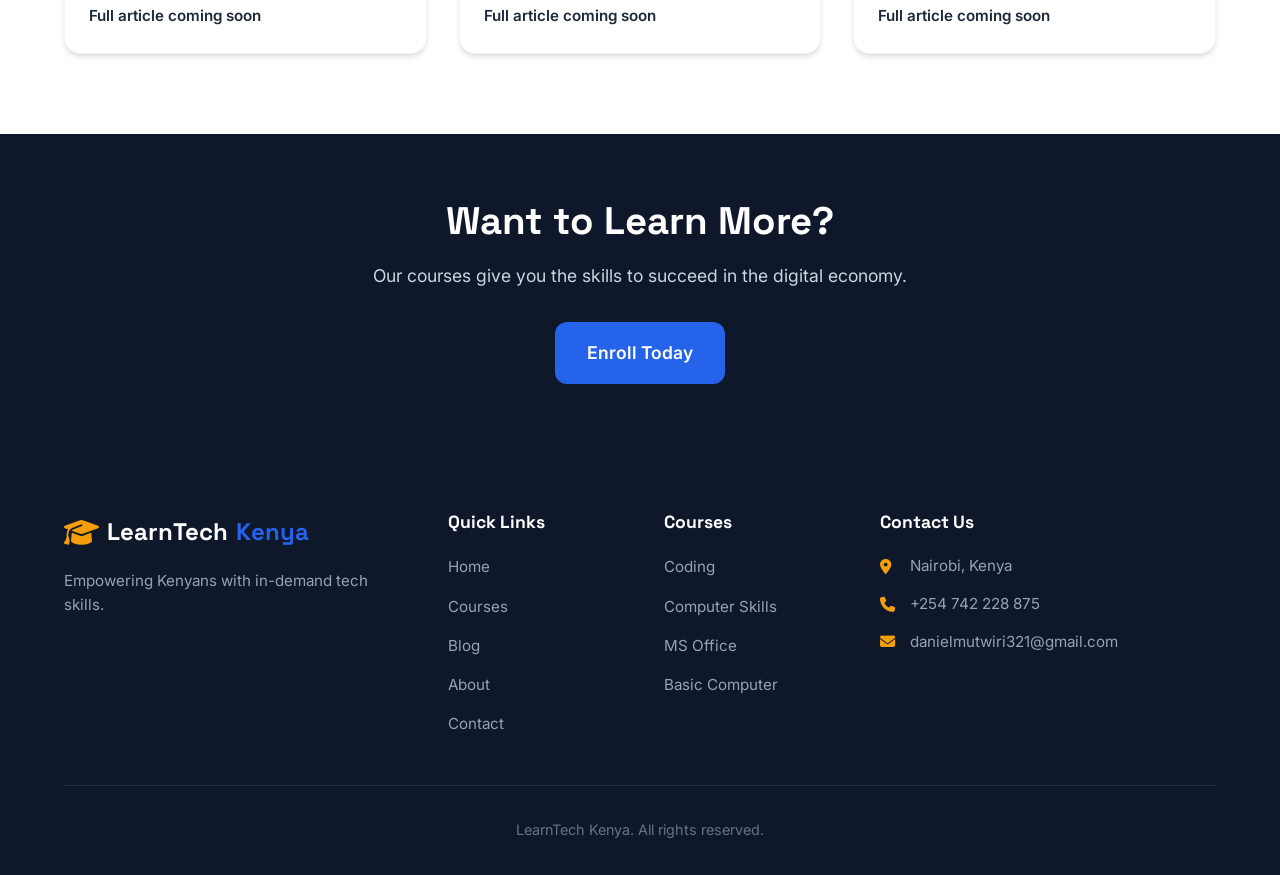
<file: blog.html>
﻿<!DOCTYPE html>
<html lang="en">
<head>
<meta charset="UTF-8"><meta name="viewport" content="width=device-width, initial-scale=1.0">
<title>LearnTech Kenya Blog | Tech Tips, Career Advice & Digital Skills</title>
<meta name="description" content="The LearnTech Kenya blog covers tech tips, career advice, digital skills guides, and industry insights for learners in Kenya. Stay updated with the latest in technology education.">
<meta name="keywords" content="LearnTech Kenya blog, tech tips Kenya, digital skills blog, computer training tips, career advice Kenya, tech education blog">
<link rel="canonical" href="https://danny6042.github.io/Learntech--kenya/blog.html">
<link rel="stylesheet" href="css/styles.css">
<link href="https://fonts.googleapis.com/css2?family=Inter:wght@300;400;500;600;700;800&family=Space+Grotesk:wght@400;500;600;700&display=swap" rel="stylesheet">
<link rel="stylesheet" href="https://cdnjs.cloudflare.com/ajax/libs/font-awesome/6.4.0/css/all.min.css">
</head>
<body>
<div class="top-bar"><div class="container"><div class="top-bar-content"><span><i class="fas fa-phone"></i> +254 742 228 875</span><span><i class="fas fa-envelope"></i> danielmutwiri321@gmail.com</span><div class="social-icons"><a href="https://wa.me/254742228875" target="_blank"><i class="fab fa-whatsapp"></i></a><a href="https://facebook.com/Learntechkenya" target="_blank"><i class="fab fa-facebook-f"></i></a><a href="https://twitter.com/learntechkenya" target="_blank"><i class="fab fa-twitter"></i></a></div></div></div></div>
<nav class="navbar" id="navbar"><div class="container"><a href="index.html" class="logo"><i class="fas fa-graduation-cap"></i><span>LearnTech</span><span class="accent">Kenya</span></a><button class="mobile-menu-btn" id="mobileMenuBtn"><i class="fas fa-bars"></i></button><ul class="nav-links" id="navLinks"><li><a href="index.html">Home</a></li><li class="dropdown"><a href="index.html#courses">Courses <i class="fas fa-chevron-down"></i></a><ul class="dropdown-menu"><li><a href="coding.html">Coding</a></li><li><a href="computer-skills.html">Computer Skills</a></li><li><a href="microsoft-office.html">MS Office</a></li><li><a href="basic-computer.html">Basic Computer</a></li><li><a href="digital-skills.html">Digital Skills</a></li></ul></li><li><a href="blog.html" class="active">Blog</a></li><li><a href="about.html">About</a></li><li><a href="contact.html">Contact</a></li><li><a href="contact.html" class="btn-primary">Enroll Now</a></li></ul></div></nav>
<section class="page-header"><div class="container"><span class="page-tag">Insights & Tips</span><h1>LearnTech <span class="highlight">Blog</span></h1><p class="breadcrumb"><a href="index.html">Home</a> <i class="fas fa-chevron-right"></i> Blog</p></div></section>
<section class="blog-section section-padding"><div class="container"><div class="blog-grid"><article class="blog-card"><div class="blog-image"><i class="fas fa-laptop-code"></i></div><div class="blog-content"><span class="blog-category">Career</span><h2>Top 10 In-Demand Tech Skills in Kenya for 2025</h2><p class="blog-meta"><i class="far fa-calendar"></i> August 11, 2026 <span class="meta-sep">|</span> <i class="far fa-user"></i> Daniel Mutwiri</p><p>Discover the tech skills that Kenyan employers are actively seeking in 2025. From coding and data analysis to digital marketing and cybersecurity, learn which skills can boost your career and earning potential.</p><span class="read-more">Full article coming soon</span></div></article>
<article class="blog-card"><div class="blog-image"><i class="fas fa-graduation-cap"></i></div><div class="blog-content"><span class="blog-category">Learning</span><h2>How to Choose the Right Computer Training Course</h2><p class="blog-meta"><i class="far fa-calendar"></i> August 11, 2026 <span class="meta-sep">|</span> <i class="far fa-user"></i> Daniel Mutwiri</p><p>With so many courses available, how do you pick the right one? This guide helps you assess your goals, time, budget, and learning style to choose the perfect computer training course in Kenya.</p><span class="read-more">Full article coming soon</span></div></article>
<article class="blog-card"><div class="blog-image"><i class="fab fa-microsoft"></i></div><div class="blog-content"><span class="blog-category">Productivity</span><h2>10 Excel Tips That Will Save You Hours Every Week</h2><p class="blog-meta"><i class="far fa-calendar"></i> August 11, 2026 <span class="meta-sep">|</span> <i class="far fa-user"></i> Daniel Mutwiri</p><p>Master these powerful Excel shortcuts and formulas to dramatically improve your productivity. From pivot tables to VLOOKUP, these tips are essential for anyone working with data in Kenya.</p><span class="read-more">Full article coming soon</span></div></article>
<article class="blog-card"><div class="blog-image"><i class="fas fa-shield-alt"></i></div><div class="blog-content"><span class="blog-category">Security</span><h2>Essential Online Safety Tips for Kenyans</h2><p class="blog-meta"><i class="far fa-calendar"></i> August 11, 2026 <span class="meta-sep">|</span> <i class="far fa-user"></i> Daniel Mutwiri</p><p>Protect yourself from online scams, phishing, and identity theft. Learn the essential security practices every Kenyan should know to stay safe while browsing, banking, and working online.</p><span class="read-more">Full article coming soon</span></div></article>
<article class="blog-card"><div class="blog-image"><i class="fas fa-briefcase"></i></div><div class="blog-content"><span class="blog-category">Career</span><h2>How to Build a Tech Portfolio That Gets You Hired</h2><p class="blog-meta"><i class="far fa-calendar"></i> August 11, 2026 <span class="meta-sep">|</span> <i class="far fa-user"></i> Daniel Mutwiri</p><p>A strong portfolio is your best asset when applying for tech jobs. Learn how to showcase your projects, document your skills, and present yourself to Kenyan and international employers.</p><span class="read-more">Full article coming soon</span></div></article>
<article class="blog-card"><div class="blog-image"><i class="fas fa-mobile-alt"></i></div><div class="blog-content"><span class="blog-category">Digital Marketing</span><h2>Social Media Marketing for Small Businesses in Kenya</h2><p class="blog-meta"><i class="far fa-calendar"></i> August 11, 2026 <span class="meta-sep">|</span> <i class="far fa-user"></i> Daniel Mutwiri</p><p>Learn how to use Facebook, Instagram, TikTok, and WhatsApp to grow your small business in Kenya. Practical tips for content creation, engagement, and converting followers into customers.</p><span class="read-more">Full article coming soon</span></div></article>
</div></div></section>
<section class="cta-section"><div class="container"><div class="cta-content"><h2>Want to Learn More?</h2><p>Our courses give you the skills to succeed in the digital economy.</p><a href="contact.html" class="btn-primary btn-lg">Enroll Today</a></div></div></section>
<footer class="footer"><div class="container"><div class="footer-grid"><div class="footer-brand"><a href="index.html" class="logo"><i class="fas fa-graduation-cap"></i><span>LearnTech</span><span class="accent">Kenya</span></a><p>Empowering Kenyans with in-demand tech skills.</p></div><div class="footer-links"><h4>Quick Links</h4><ul><li><a href="index.html">Home</a></li><li><a href="index.html#courses">Courses</a></li><li><a href="blog.html">Blog</a></li><li><a href="about.html">About</a></li><li><a href="contact.html">Contact</a></li></ul></div><div class="footer-links"><h4>Courses</h4><ul><li><a href="coding.html">Coding</a></li><li><a href="computer-skills.html">Computer Skills</a></li><li><a href="microsoft-office.html">MS Office</a></li><li><a href="basic-computer.html">Basic Computer</a></li></ul></div><div class="footer-contact"><h4>Contact Us</h4><p><i class="fas fa-map-marker-alt"></i> Nairobi, Kenya</p><p><i class="fas fa-phone"></i> +254 742 228 875</p><p><i class="fas fa-envelope"></i> danielmutwiri321@gmail.com</p></div></div><div class="footer-bottom"><p>LearnTech Kenya. All rights reserved.</p></div></div></footer>
<script src="js/main.js"></script>
</body>
</html>
</file>
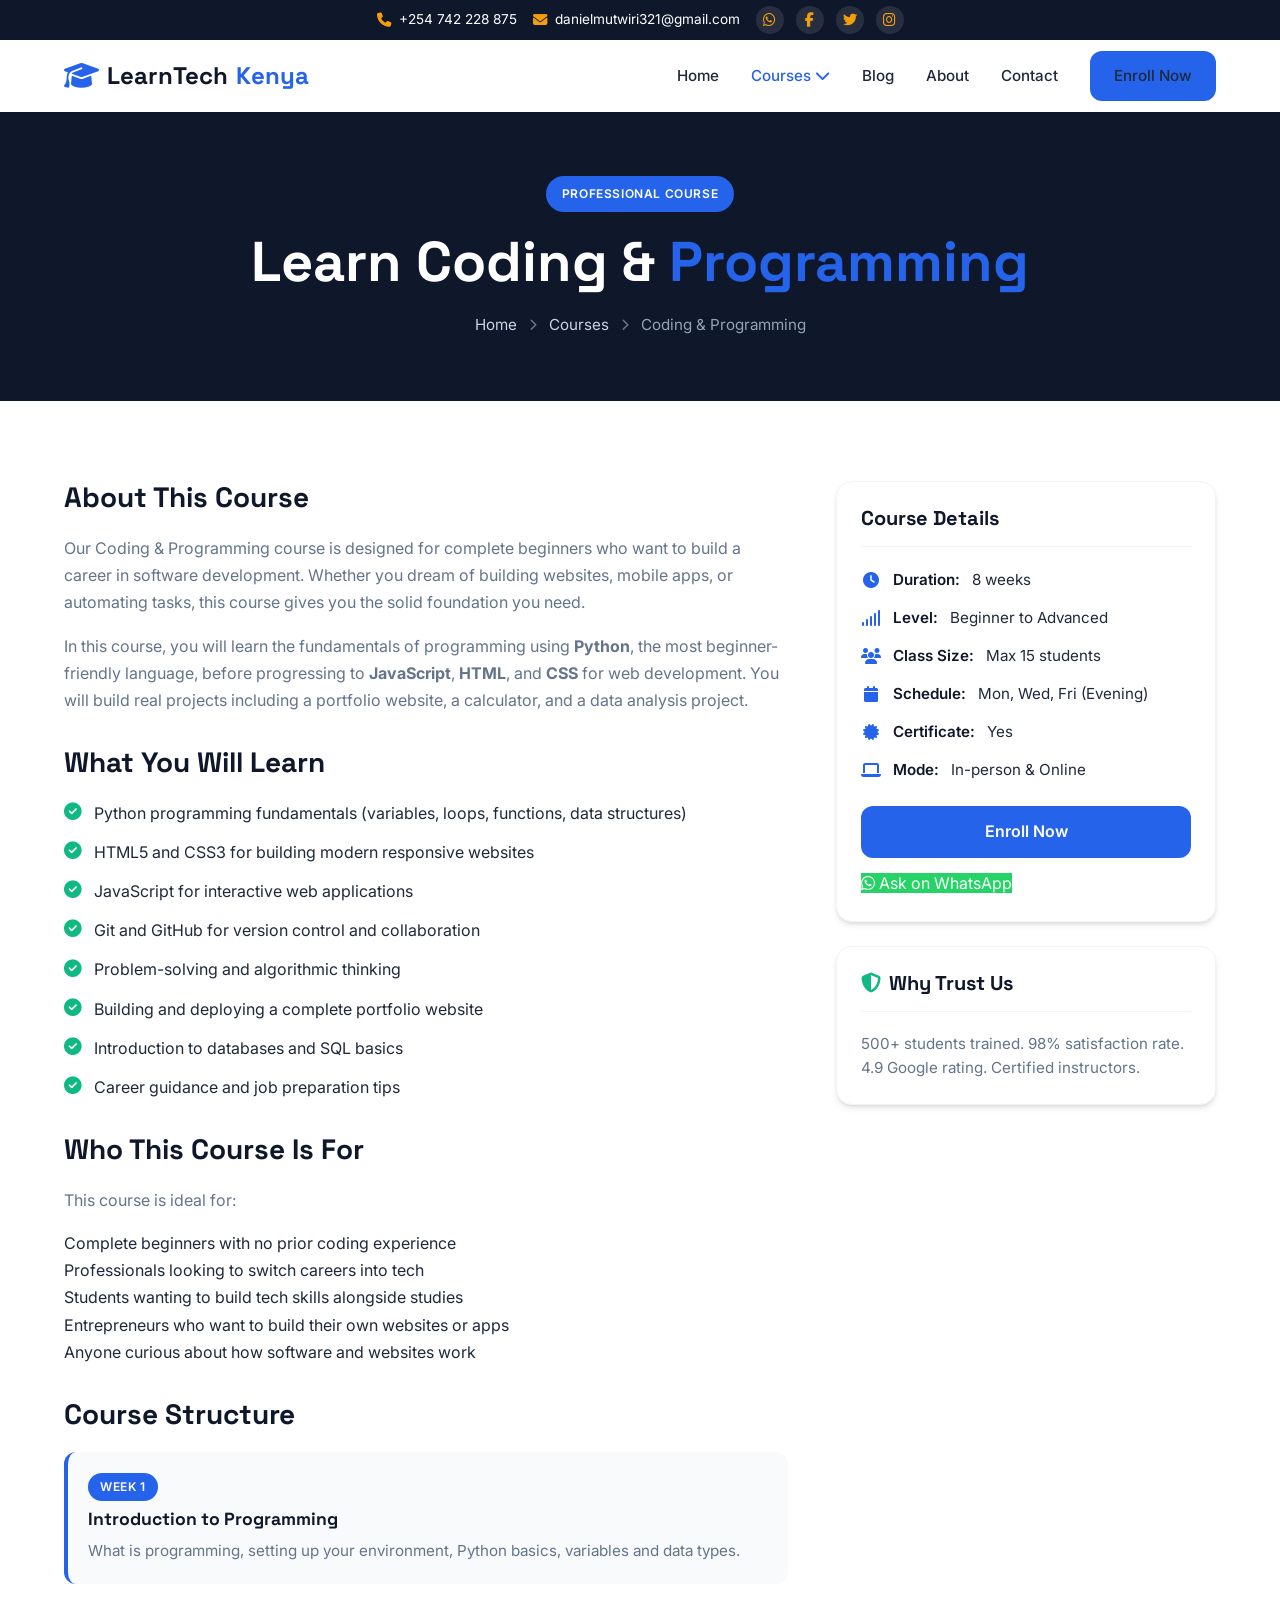
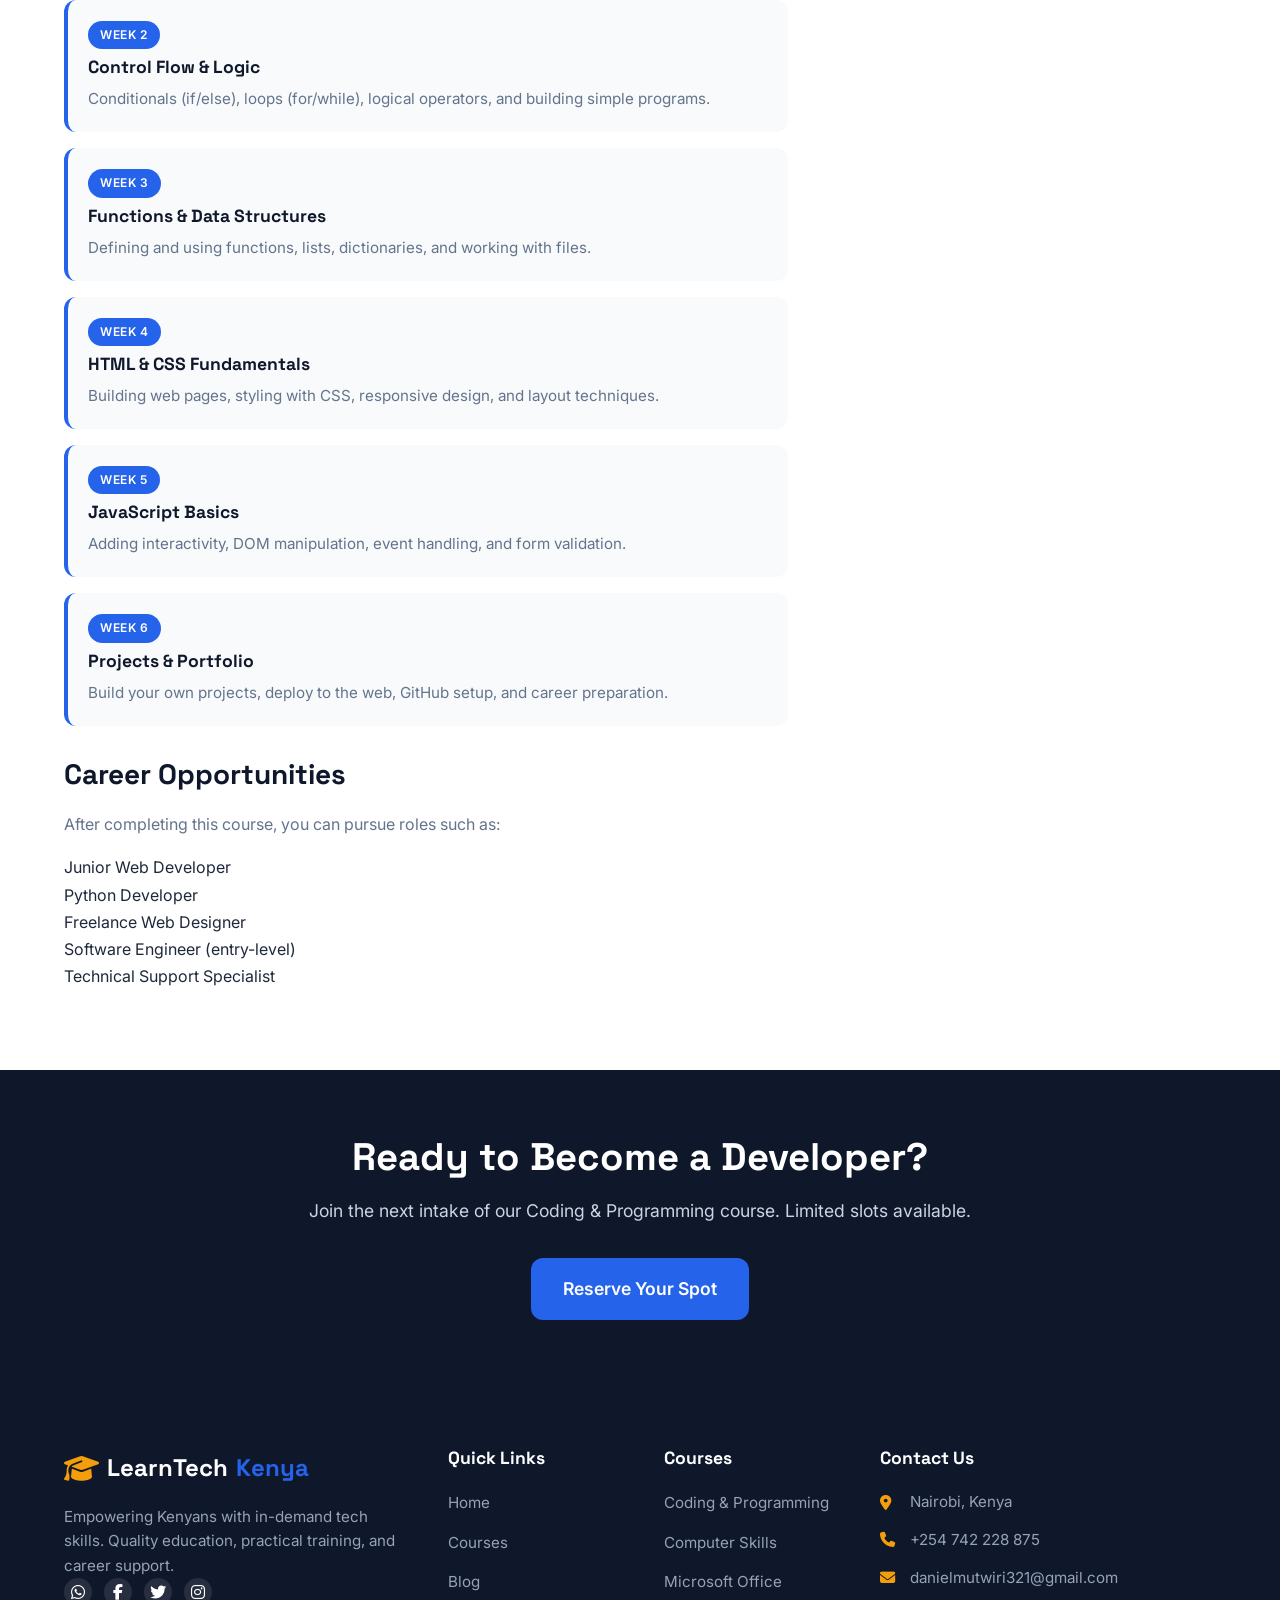
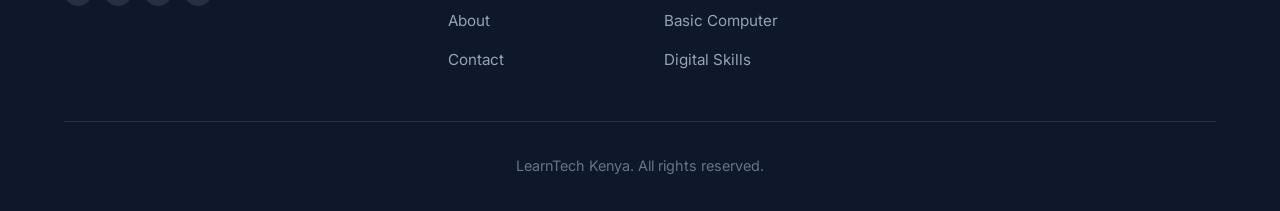
<file: coding.html>
<!DOCTYPE html>
<html lang="en">
<head>
    <meta charset="UTF-8">
    <meta name="viewport" content="width=device-width, initial-scale=1.0">
    <title>Coding & Programming Courses in Kenya | LearnTech Kenya</title>
    <meta name="description" content="Learn coding and programming in Nairobi, Kenya. Python, JavaScript, HTML/CSS, web development courses for beginners and professionals. Hands-on projects, expert instructors.">
    <meta name="keywords" content="coding courses Nairobi, programming classes Kenya, Python training Kenya, web development course Nairobi, learn to code Kenya, JavaScript course, HTML CSS training">
    <meta name="author" content="LearnTech Kenya">
    <meta name="robots" content="index, follow">
    <link rel="canonical" href="https://danny6042.github.io/Learntech--kenya/coding.html">
    <meta property="og:title" content="Coding & Programming Courses in Kenya | LearnTech Kenya">
    <meta property="og:description" content="Master Python, JavaScript, HTML/CSS and web development. Expert-led coding courses in Nairobi, Kenya.">
    <meta property="og:type" content="article">
    <meta property="og:url" content="https://danny6042.github.io/Learntech--kenya/coding.html">
    <link rel="stylesheet" href="css/styles.css">
    <link rel="preconnect" href="https://fonts.googleapis.com">
    <link href="https://fonts.googleapis.com/css2?family=Inter:wght@300;400;500;600;700;800&family=Space+Grotesk:wght@400;500;600;700&display=swap" rel="stylesheet">
    <link rel="stylesheet" href="https://cdnjs.cloudflare.com/ajax/libs/font-awesome/6.4.0/css/all.min.css">
</head>
<body>
    <div class="top-bar">
        <div class="container">
            <div class="top-bar-content">
                <span><i class="fas fa-phone"></i> +254 742 228 875</span>
                <span><i class="fas fa-envelope"></i> danielmutwiri321@gmail.com</span>
                <div class="social-icons">
                    <a href="https://wa.me/254742228875" target="_blank"><i class="fab fa-whatsapp"></i></a>
                    <a href="https://facebook.com/Learntechkenya" target="_blank"><i class="fab fa-facebook-f"></i></a>
                    <a href="https://twitter.com/learntechkenya" target="_blank"><i class="fab fa-twitter"></i></a>
                    <a href="https://instagram.com/learntechkenya" target="_blank"><i class="fab fa-instagram"></i></a>
                </div>
            </div>
        </div>
    </div>
    <nav class="navbar" id="navbar">
        <div class="container">
            <a href="index.html" class="logo"><i class="fas fa-graduation-cap"></i><span>LearnTech</span><span class="accent">Kenya</span></a>
            <button class="mobile-menu-btn" id="mobileMenuBtn"><i class="fas fa-bars"></i></button>
            <ul class="nav-links" id="navLinks">
                <li><a href="index.html">Home</a></li>
                <li class="dropdown"><a href="index.html#courses" class="active">Courses <i class="fas fa-chevron-down"></i></a>
                    <ul class="dropdown-menu">
                        <li><a href="coding.html">Coding & Programming</a></li>
                        <li><a href="computer-skills.html">Computer Skills</a></li>
                        <li><a href="microsoft-office.html">Microsoft Office</a></li>
                        <li><a href="basic-computer.html">Basic Computer</a></li>
                        <li><a href="digital-skills.html">Digital Skills</a></li>
                    </ul>
                </li>
                <li><a href="blog.html">Blog</a></li>
                <li><a href="about.html">About</a></li>
                <li><a href="contact.html">Contact</a></li>
                <li><a href="contact.html" class="btn-primary">Enroll Now</a></li>
            </ul>
        </div>
    </nav>

    <section class="page-header">
        <div class="container">
            <span class="page-tag">Professional Course</span>
            <h1>Learn Coding & <span class="highlight">Programming</span></h1>
            <p class="breadcrumb"><a href="index.html">Home</a> <i class="fas fa-chevron-right"></i> <a href="index.html#courses">Courses</a> <i class="fas fa-chevron-right"></i> Coding & Programming</p>
        </div>
    </section>

    <section class="course-detail section-padding">
        <div class="container">
            <div class="course-detail-grid">
                <div class="course-detail-content">
                    <h2>About This Course</h2>
                    <p>Our Coding & Programming course is designed for complete beginners who want to build a career in software development. Whether you dream of building websites, mobile apps, or automating tasks, this course gives you the solid foundation you need.</p>
                    <p>In this course, you will learn the fundamentals of programming using <strong>Python</strong>, the most beginner-friendly language, before progressing to <strong>JavaScript</strong>, <strong>HTML</strong>, and <strong>CSS</strong> for web development. You will build real projects including a portfolio website, a calculator, and a data analysis project.</p>
                    
                    <h2>What You Will Learn</h2>
                    <ul class="check-list">
                        <li><i class="fas fa-check-circle"></i> Python programming fundamentals (variables, loops, functions, data structures)</li>
                        <li><i class="fas fa-check-circle"></i> HTML5 and CSS3 for building modern responsive websites</li>
                        <li><i class="fas fa-check-circle"></i> JavaScript for interactive web applications</li>
                        <li><i class="fas fa-check-circle"></i> Git and GitHub for version control and collaboration</li>
                        <li><i class="fas fa-check-circle"></i> Problem-solving and algorithmic thinking</li>
                        <li><i class="fas fa-check-circle"></i> Building and deploying a complete portfolio website</li>
                        <li><i class="fas fa-check-circle"></i> Introduction to databases and SQL basics</li>
                        <li><i class="fas fa-check-circle"></i> Career guidance and job preparation tips</li>
                    </ul>

                    <h2>Who This Course Is For</h2>
                    <p>This course is ideal for:</p>
                    <ul>
                        <li>Complete beginners with no prior coding experience</li>
                        <li>Professionals looking to switch careers into tech</li>
                        <li>Students wanting to build tech skills alongside studies</li>
                        <li>Entrepreneurs who want to build their own websites or apps</li>
                        <li>Anyone curious about how software and websites work</li>
                    </ul>

                    <h2>Course Structure</h2>
                    <div class="course-modules">
                        <div class="module">
                            <span class="module-week">Week 1</span>
                            <h4>Introduction to Programming</h4>
                            <p>What is programming, setting up your environment, Python basics, variables and data types.</p>
                        </div>
                        <div class="module">
                            <span class="module-week">Week 2</span>
                            <h4>Control Flow & Logic</h4>
                            <p>Conditionals (if/else), loops (for/while), logical operators, and building simple programs.</p>
                        </div>
                        <div class="module">
                            <span class="module-week">Week 3</span>
                            <h4>Functions & Data Structures</h4>
                            <p>Defining and using functions, lists, dictionaries, and working with files.</p>
                        </div>
                        <div class="module">
                            <span class="module-week">Week 4</span>
                            <h4>HTML & CSS Fundamentals</h4>
                            <p>Building web pages, styling with CSS, responsive design, and layout techniques.</p>
                        </div>
                        <div class="module">
                            <span class="module-week">Week 5</span>
                            <h4>JavaScript Basics</h4>
                            <p>Adding interactivity, DOM manipulation, event handling, and form validation.</p>
                        </div>
                        <div class="module">
                            <span class="module-week">Week 6</span>
                            <h4>Projects & Portfolio</h4>
                            <p>Build your own projects, deploy to the web, GitHub setup, and career preparation.</p>
                        </div>
                    </div>

                    <h2>Career Opportunities</h2>
                    <p>After completing this course, you can pursue roles such as:</p>
                    <ul>
                        <li>Junior Web Developer</li>
                        <li>Python Developer</li>
                        <li>Freelance Web Designer</li>
                        <li>Software Engineer (entry-level)</li>
                        <li>Technical Support Specialist</li>
                    </ul>
                </div>
                <div class="course-sidebar">
                    <div class="sidebar-card">
                        <h3>Course Details</h3>
                        <ul class="detail-list">
                            <li><i class="fas fa-clock"></i> <span>Duration:</span> 8 weeks</li>
                            <li><i class="fas fa-signal"></i> <span>Level:</span> Beginner to Advanced</li>
                            <li><i class="fas fa-users"></i> <span>Class Size:</span> Max 15 students</li>
                            <li><i class="fas fa-calendar"></i> <span>Schedule:</span> Mon, Wed, Fri (Evening)</li>
                            <li><i class="fas fa-certificate"></i> <span>Certificate:</span> Yes</li>
                            <li><i class="fas fa-laptop"></i> <span>Mode:</span> In-person & Online</li>
                        </ul>
                        <a href="contact.html" class="btn-primary btn-full">Enroll Now</a>
                        <a href="https://wa.me/254742228875" class="btn-whatsapp btn-full" target="_blank"><i class="fab fa-whatsapp"></i> Ask on WhatsApp</a>
                    </div>
                    <div class="sidebar-card trust-card">
                        <h3><i class="fas fa-shield-alt"></i> Why Trust Us</h3>
                        <p>500+ students trained. 98% satisfaction rate. 4.9 Google rating. Certified instructors.</p>
                    </div>
                </div>
            </div>
        </div>
    </section>

    <section class="cta-section">
        <div class="container">
            <div class="cta-content">
                <h2>Ready to Become a Developer?</h2>
                <p>Join the next intake of our Coding & Programming course. Limited slots available.</p>
                <a href="contact.html" class="btn-primary btn-lg">Reserve Your Spot</a>
            </div>
        </div>
    </section>

    <footer class="footer">
        <div class="container">
            <div class="footer-grid">
                <div class="footer-brand">
                    <a href="index.html" class="logo"><i class="fas fa-graduation-cap"></i><span>LearnTech</span><span class="accent">Kenya</span></a>
                    <p>Empowering Kenyans with in-demand tech skills. Quality education, practical training, and career support.</p>
                    <div class="social-icons">
                        <a href="https://wa.me/254742228875" target="_blank"><i class="fab fa-whatsapp"></i></a>
                        <a href="https://facebook.com/Learntechkenya" target="_blank"><i class="fab fa-facebook-f"></i></a>
                        <a href="https://twitter.com/learntechkenya" target="_blank"><i class="fab fa-twitter"></i></a>
                        <a href="https://instagram.com/learntechkenya" target="_blank"><i class="fab fa-instagram"></i></a>
                    </div>
                </div>
                <div class="footer-links"><h4>Quick Links</h4><ul><li><a href="index.html">Home</a></li><li><a href="index.html#courses">Courses</a></li><li><a href="blog.html">Blog</a></li><li><a href="about.html">About</a></li><li><a href="contact.html">Contact</a></li></ul></div>
                <div class="footer-links"><h4>Courses</h4><ul><li><a href="coding.html">Coding & Programming</a></li><li><a href="computer-skills.html">Computer Skills</a></li><li><a href="microsoft-office.html">Microsoft Office</a></li><li><a href="basic-computer.html">Basic Computer</a></li><li><a href="digital-skills.html">Digital Skills</a></li></ul></div>
                <div class="footer-contact"><h4>Contact Us</h4><p><i class="fas fa-map-marker-alt"></i> Nairobi, Kenya</p><p><i class="fas fa-phone"></i> +254 742 228 875</p><p><i class="fas fa-envelope"></i> danielmutwiri321@gmail.com</p></div>
            </div>
            <div class="footer-bottom"><p>LearnTech Kenya. All rights reserved.</p></div>
        </div>
    </footer>
    <script src="js/main.js"></script>
</body>
</html>
</file>
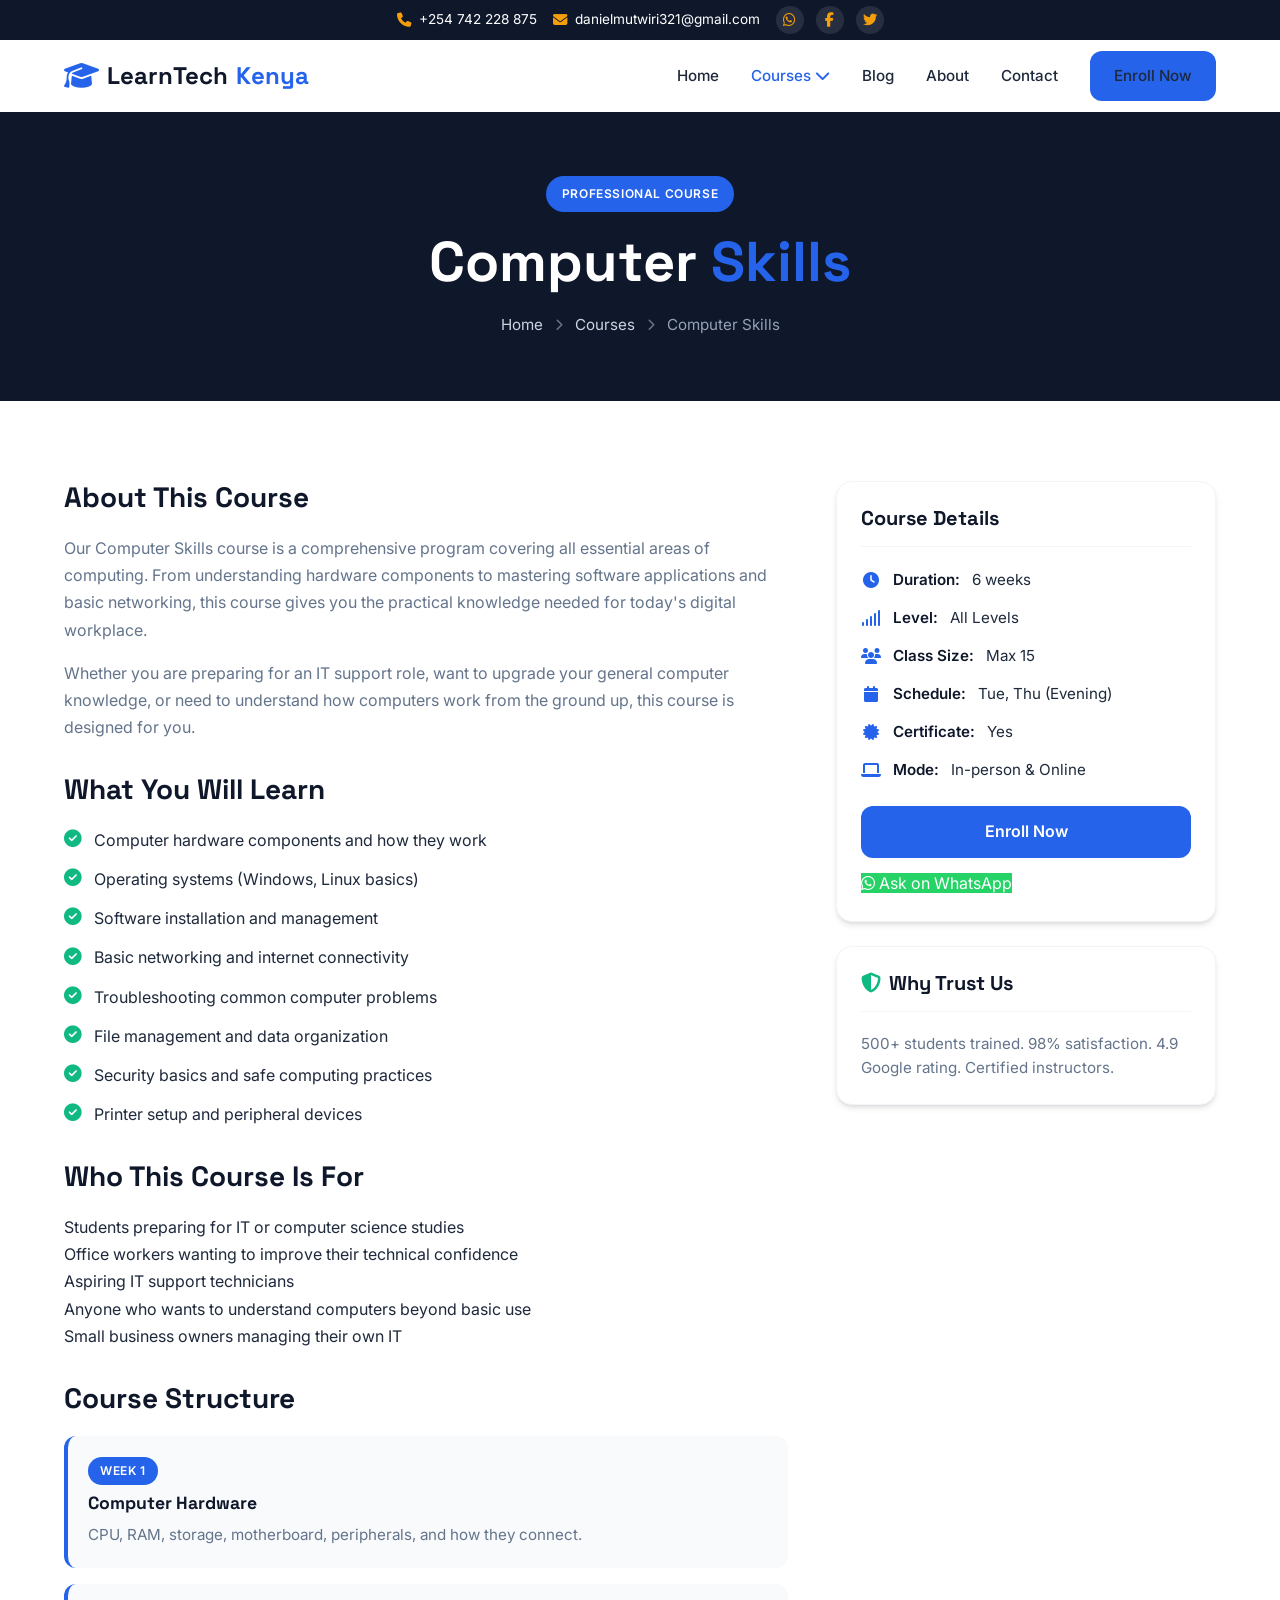
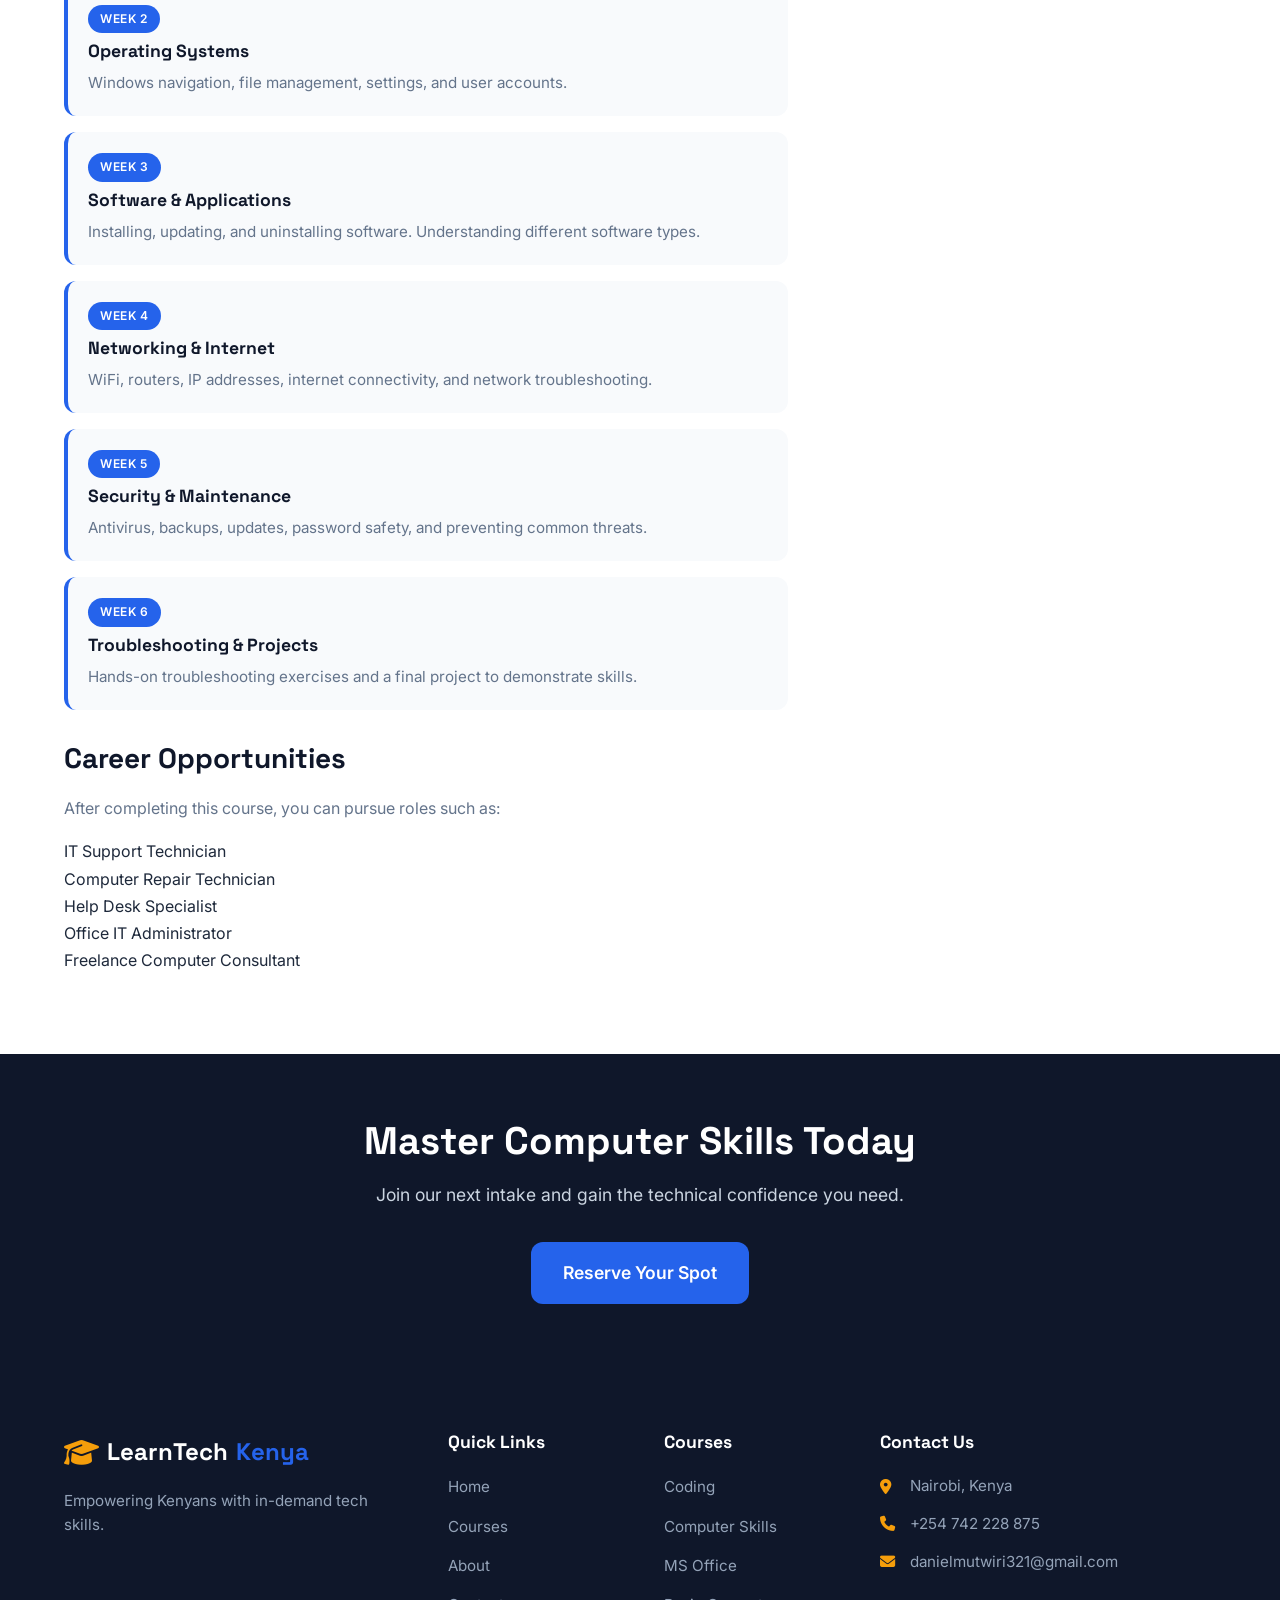
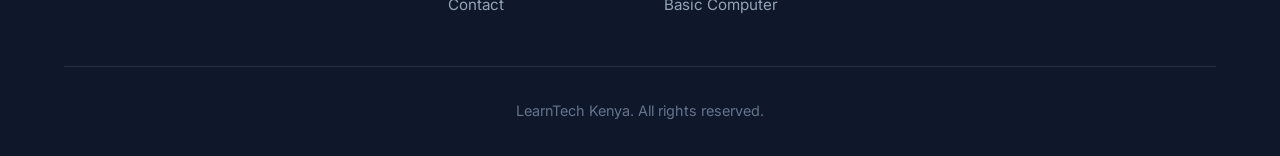
<file: computer-skills.html>
<!DOCTYPE html>
<html lang="en">
<head>
    <meta charset="UTF-8">
    <meta name="viewport" content="width=device-width, initial-scale=1.0">
    <title>Computer Skills Training in Kenya | LearnTech Kenya</title>
    <meta name="description" content="Comprehensive computer skills training in Nairobi, Kenya. Learn hardware, software, networking, troubleshooting, and IT fundamentals. Suitable for beginners and professionals.">
    <meta name="keywords" content="computer skills training Nairobi, IT training Kenya, computer hardware course, networking basics, computer troubleshooting Kenya, ICT training Nairobi">
    <link rel="canonical" href="https://danny6042.github.io/Learntech--kenya/computer-skills.html">
    <link rel="stylesheet" href="css/styles.css">
    <link href="https://fonts.googleapis.com/css2?family=Inter:wght@300;400;500;600;700;800&family=Space+Grotesk:wght@400;500;600;700&display=swap" rel="stylesheet">
    <link rel="stylesheet" href="https://cdnjs.cloudflare.com/ajax/libs/font-awesome/6.4.0/css/all.min.css">
</head>
<body>
    <div class="top-bar"><div class="container"><div class="top-bar-content"><span><i class="fas fa-phone"></i> +254 742 228 875</span><span><i class="fas fa-envelope"></i> danielmutwiri321@gmail.com</span><div class="social-icons"><a href="https://wa.me/254742228875" target="_blank"><i class="fab fa-whatsapp"></i></a><a href="https://facebook.com/Learntechkenya" target="_blank"><i class="fab fa-facebook-f"></i></a><a href="https://twitter.com/learntechkenya" target="_blank"><i class="fab fa-twitter"></i></a></div></div></div></div>
    <nav class="navbar" id="navbar"><div class="container"><a href="index.html" class="logo"><i class="fas fa-graduation-cap"></i><span>LearnTech</span><span class="accent">Kenya</span></a><button class="mobile-menu-btn" id="mobileMenuBtn"><i class="fas fa-bars"></i></button><ul class="nav-links" id="navLinks"><li><a href="index.html">Home</a></li><li class="dropdown"><a href="index.html#courses" class="active">Courses <i class="fas fa-chevron-down"></i></a><ul class="dropdown-menu"><li><a href="coding.html">Coding</a></li><li><a href="computer-skills.html">Computer Skills</a></li><li><a href="microsoft-office.html">MS Office</a></li><li><a href="basic-computer.html">Basic Computer</a></li><li><a href="digital-skills.html">Digital Skills</a></li></ul></li><li><a href="blog.html">Blog</a></li><li><a href="about.html">About</a></li><li><a href="contact.html">Contact</a></li><li><a href="contact.html" class="btn-primary">Enroll Now</a></li></ul></div></nav>
    <section class="page-header"><div class="container"><span class="page-tag">Professional Course</span><h1>Computer <span class="highlight">Skills</span></h1><p class="breadcrumb"><a href="index.html">Home</a> <i class="fas fa-chevron-right"></i> <a href="index.html#courses">Courses</a> <i class="fas fa-chevron-right"></i> Computer Skills</p></div></section>
    <section class="course-detail section-padding"><div class="container"><div class="course-detail-grid"><div class="course-detail-content"><h2>About This Course</h2><p>Our Computer Skills course is a comprehensive program covering all essential areas of computing. From understanding hardware components to mastering software applications and basic networking, this course gives you the practical knowledge needed for today's digital workplace.</p><p>Whether you are preparing for an IT support role, want to upgrade your general computer knowledge, or need to understand how computers work from the ground up, this course is designed for you.</p>
                    <h2>What You Will Learn</h2>
                    <ul class="check-list"><li><i class="fas fa-check-circle"></i> Computer hardware components and how they work</li><li><i class="fas fa-check-circle"></i> Operating systems (Windows, Linux basics)</li><li><i class="fas fa-check-circle"></i> Software installation and management</li><li><i class="fas fa-check-circle"></i> Basic networking and internet connectivity</li><li><i class="fas fa-check-circle"></i> Troubleshooting common computer problems</li><li><i class="fas fa-check-circle"></i> File management and data organization</li><li><i class="fas fa-check-circle"></i> Security basics and safe computing practices</li><li><i class="fas fa-check-circle"></i> Printer setup and peripheral devices</li></ul>
                    <h2>Who This Course Is For</h2><ul><li>Students preparing for IT or computer science studies</li><li>Office workers wanting to improve their technical confidence</li><li>Aspiring IT support technicians</li><li>Anyone who wants to understand computers beyond basic use</li><li>Small business owners managing their own IT</li></ul>
                    <h2>Course Structure</h2><div class="course-modules"><div class="module"><span class="module-week">Week 1</span><h4>Computer Hardware</h4><p>CPU, RAM, storage, motherboard, peripherals, and how they connect.</p></div><div class="module"><span class="module-week">Week 2</span><h4>Operating Systems</h4><p>Windows navigation, file management, settings, and user accounts.</p></div><div class="module"><span class="module-week">Week 3</span><h4>Software & Applications</h4><p>Installing, updating, and uninstalling software. Understanding different software types.</p></div><div class="module"><span class="module-week">Week 4</span><h4>Networking & Internet</h4><p>WiFi, routers, IP addresses, internet connectivity, and network troubleshooting.</p></div><div class="module"><span class="module-week">Week 5</span><h4>Security & Maintenance</h4><p>Antivirus, backups, updates, password safety, and preventing common threats.</p></div><div class="module"><span class="module-week">Week 6</span><h4>Troubleshooting & Projects</h4><p>Hands-on troubleshooting exercises and a final project to demonstrate skills.</p></div></div>
                    <h2>Career Opportunities</h2><p>After completing this course, you can pursue roles such as:</p><ul><li>IT Support Technician</li><li>Computer Repair Technician</li><li>Help Desk Specialist</li><li>Office IT Administrator</li><li>Freelance Computer Consultant</li></ul></div>
                <div class="course-sidebar"><div class="sidebar-card"><h3>Course Details</h3><ul class="detail-list"><li><i class="fas fa-clock"></i> <span>Duration:</span> 6 weeks</li><li><i class="fas fa-signal"></i> <span>Level:</span> All Levels</li><li><i class="fas fa-users"></i> <span>Class Size:</span> Max 15</li><li><i class="fas fa-calendar"></i> <span>Schedule:</span> Tue, Thu (Evening)</li><li><i class="fas fa-certificate"></i> <span>Certificate:</span> Yes</li><li><i class="fas fa-laptop"></i> <span>Mode:</span> In-person & Online</li></ul><a href="contact.html" class="btn-primary btn-full">Enroll Now</a><a href="https://wa.me/254742228875" class="btn-whatsapp btn-full" target="_blank"><i class="fab fa-whatsapp"></i> Ask on WhatsApp</a></div><div class="sidebar-card trust-card"><h3><i class="fas fa-shield-alt"></i> Why Trust Us</h3><p>500+ students trained. 98% satisfaction. 4.9 Google rating. Certified instructors.</p></div></div></div></div></section>
    <section class="cta-section"><div class="container"><div class="cta-content"><h2>Master Computer Skills Today</h2><p>Join our next intake and gain the technical confidence you need.</p><a href="contact.html" class="btn-primary btn-lg">Reserve Your Spot</a></div></div></section>
    <footer class="footer"><div class="container"><div class="footer-grid"><div class="footer-brand"><a href="index.html" class="logo"><i class="fas fa-graduation-cap"></i><span>LearnTech</span><span class="accent">Kenya</span></a><p>Empowering Kenyans with in-demand tech skills.</p></div><div class="footer-links"><h4>Quick Links</h4><ul><li><a href="index.html">Home</a></li><li><a href="index.html#courses">Courses</a></li><li><a href="about.html">About</a></li><li><a href="contact.html">Contact</a></li></ul></div><div class="footer-links"><h4>Courses</h4><ul><li><a href="coding.html">Coding</a></li><li><a href="computer-skills.html">Computer Skills</a></li><li><a href="microsoft-office.html">MS Office</a></li><li><a href="basic-computer.html">Basic Computer</a></li></ul></div><div class="footer-contact"><h4>Contact Us</h4><p><i class="fas fa-map-marker-alt"></i> Nairobi, Kenya</p><p><i class="fas fa-phone"></i> +254 742 228 875</p><p><i class="fas fa-envelope"></i> danielmutwiri321@gmail.com</p></div></div><div class="footer-bottom"><p>LearnTech Kenya. All rights reserved.</p></div></div></footer>
    <script src="js/main.js"></script>
</body>
</html>
</file>
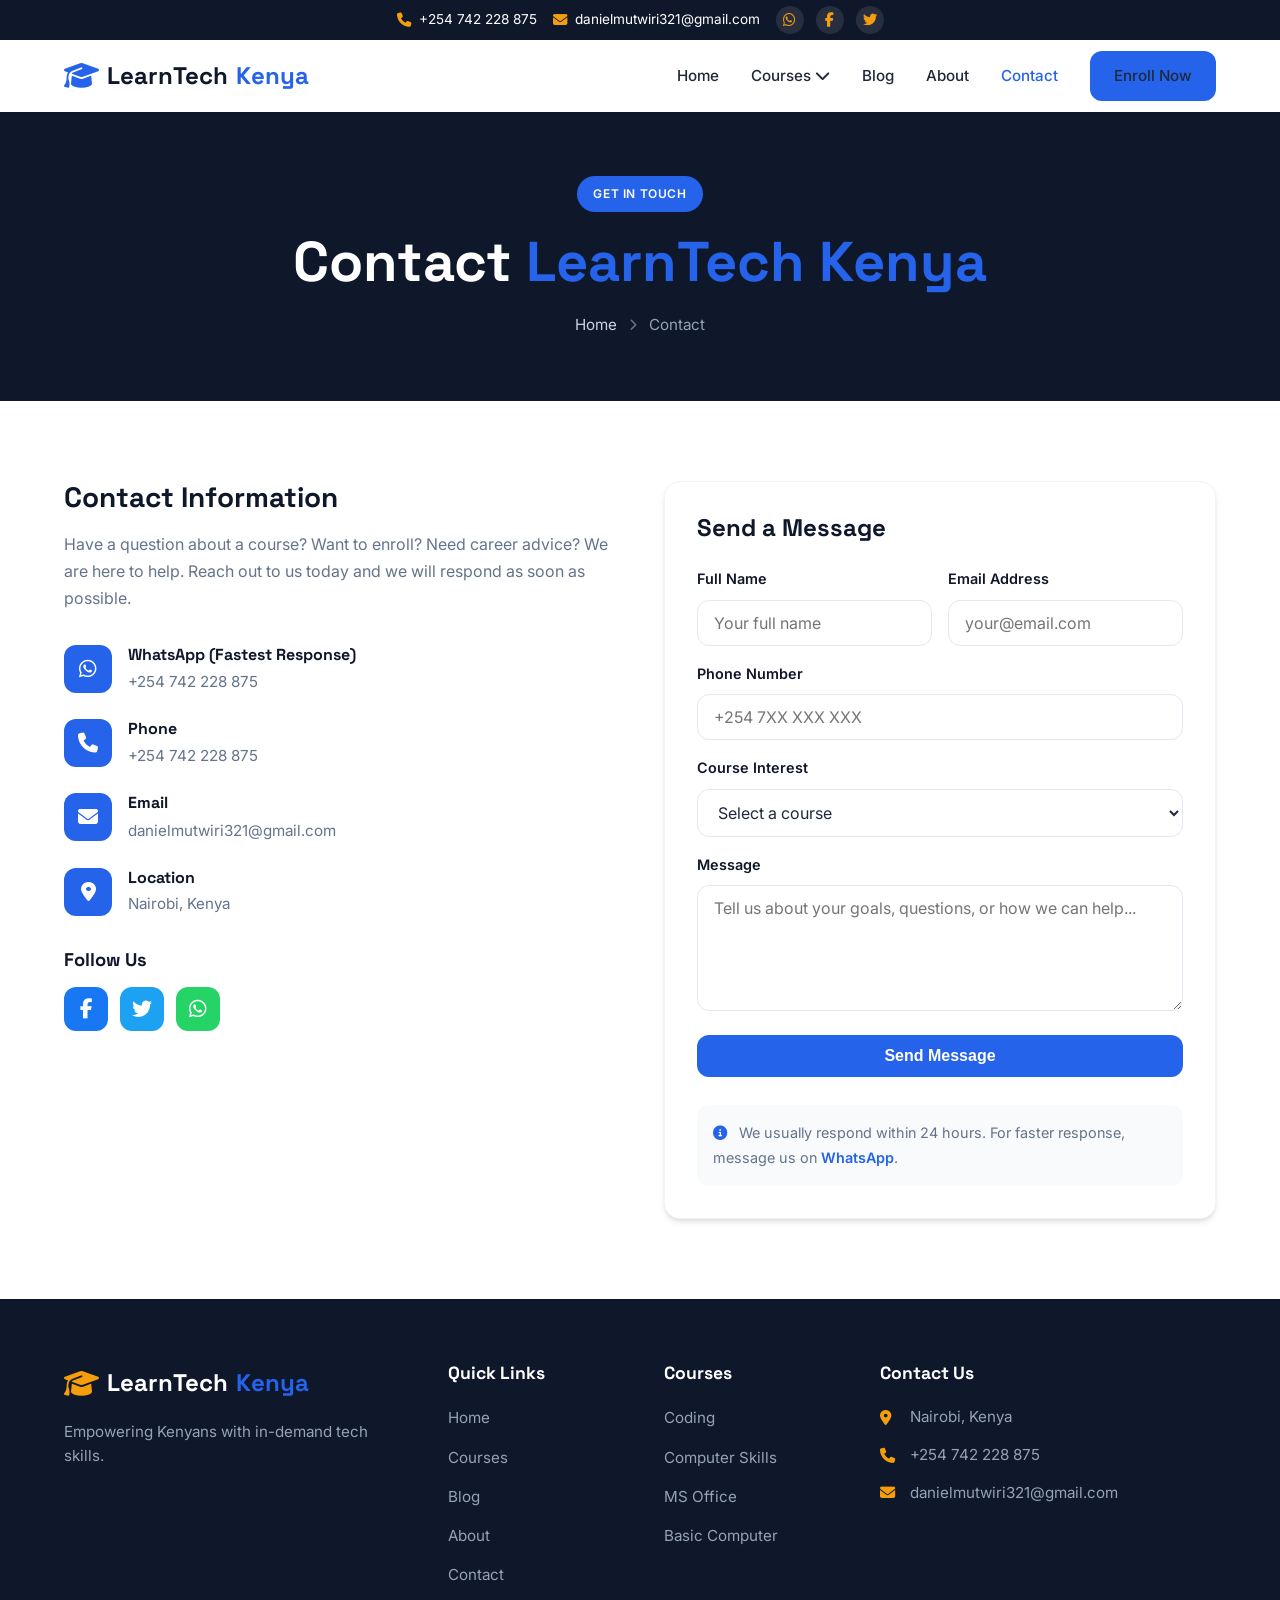
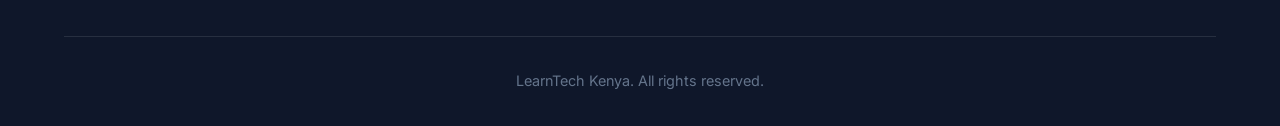
<file: contact.html>
<!DOCTYPE html>
<html lang="en">
<head>
<meta charset="UTF-8"><meta name="viewport" content="width=device-width, initial-scale=1.0">
<title>Contact LearnTech Kenya | Enroll, Ask Questions, Get Support</title>
<meta name="description" content="Contact LearnTech Kenya for course enrollment, questions, or support. Reach us via WhatsApp, email, or phone. Enroll in computer training courses in Nairobi today.">
<meta name="keywords" content="contact LearnTech Kenya, enroll computer training Nairobi, computer training registration, LearnTech Kenya contact details, Daniel Mutwiri contact">
<link rel="canonical" href="https://danny6042.github.io/Learntech--kenya/contact.html">
<link rel="stylesheet" href="css/styles.css">
<link href="https://fonts.googleapis.com/css2?family=Inter:wght@300;400;500;600;700;800&family=Space+Grotesk:wght@400;500;600;700&display=swap" rel="stylesheet">
<link rel="stylesheet" href="https://cdnjs.cloudflare.com/ajax/libs/font-awesome/6.4.0/css/all.min.css">
</head>
<body>
<div class="top-bar"><div class="container"><div class="top-bar-content"><span><i class="fas fa-phone"></i> +254 742 228 875</span><span><i class="fas fa-envelope"></i> danielmutwiri321@gmail.com</span><div class="social-icons"><a href="https://wa.me/254742228875" target="_blank"><i class="fab fa-whatsapp"></i></a><a href="https://facebook.com/Learntechkenya" target="_blank"><i class="fab fa-facebook-f"></i></a><a href="https://twitter.com/learntechkenya" target="_blank"><i class="fab fa-twitter"></i></a></div></div></div></div>
<nav class="navbar" id="navbar"><div class="container"><a href="index.html" class="logo"><i class="fas fa-graduation-cap"></i><span>LearnTech</span><span class="accent">Kenya</span></a><button class="mobile-menu-btn" id="mobileMenuBtn"><i class="fas fa-bars"></i></button><ul class="nav-links" id="navLinks"><li><a href="index.html">Home</a></li><li class="dropdown"><a href="index.html#courses">Courses <i class="fas fa-chevron-down"></i></a><ul class="dropdown-menu"><li><a href="coding.html">Coding</a></li><li><a href="computer-skills.html">Computer Skills</a></li><li><a href="microsoft-office.html">MS Office</a></li><li><a href="basic-computer.html">Basic Computer</a></li><li><a href="digital-skills.html">Digital Skills</a></li></ul></li><li><a href="blog.html">Blog</a></li><li><a href="about.html">About</a></li><li><a href="contact.html" class="active">Contact</a></li><li><a href="contact.html" class="btn-primary">Enroll Now</a></li></ul></div></nav>
<section class="page-header"><div class="container"><span class="page-tag">Get In Touch</span><h1>Contact <span class="highlight">LearnTech Kenya</span></h1><p class="breadcrumb"><a href="index.html">Home</a> <i class="fas fa-chevron-right"></i> Contact</p></div></section>
<section class="contact-section section-padding"><div class="container"><div class="contact-grid"><div class="contact-info"><h2>Contact Information</h2><p>Have a question about a course? Want to enroll? Need career advice? We are here to help. Reach out to us today and we will respond as soon as possible.</p>
<div class="contact-details"><div class="contact-detail-item"><div class="contact-icon"><i class="fab fa-whatsapp"></i></div><div class="contact-detail-text"><h4>WhatsApp (Fastest Response)</h4><a href="https://wa.me/254742228875" target="_blank">+254 742 228 875</a></div></div><div class="contact-detail-item"><div class="contact-icon"><i class="fas fa-phone"></i></div><div class="contact-detail-text"><h4>Phone</h4><a href="tel:+254742228875">+254 742 228 875</a></div></div><div class="contact-detail-item"><div class="contact-icon"><i class="fas fa-envelope"></i></div><div class="contact-detail-text"><h4>Email</h4><a href="mailto:danielmutwiri321@gmail.com">danielmutwiri321@gmail.com</a></div></div><div class="contact-detail-item"><div class="contact-icon"><i class="fas fa-map-marker-alt"></i></div><div class="contact-detail-text"><h4>Location</h4><p>Nairobi, Kenya</p></div></div></div>
<div class="contact-social"><h3>Follow Us</h3><div class="social-links"><a href="https://facebook.com/Learntechkenya" class="social-link facebook" target="_blank"><i class="fab fa-facebook-f"></i></a><a href="https://twitter.com/learntechkenya" class="social-link twitter" target="_blank"><i class="fab fa-twitter"></i></a><a href="https://wa.me/254742228875" class="social-link whatsapp" target="_blank"><i class="fab fa-whatsapp"></i></a></div></div></div>
<div class="contact-form-card"><h2>Send a Message</h2><form class="contact-form" action="mailto:danielmutwiri321@gmail.com" enctype="text/plain" method="POST" id="contactForm">
<div class="form-row"><div class="form-group"><label for="name">Full Name</label><input type="text" id="name" name="name" required placeholder="Your full name"></div><div class="form-group"><label for="email">Email Address</label><input type="email" id="email" name="email" required placeholder="your@email.com"></div></div>
<div class="form-group"><label for="phone">Phone Number</label><input type="tel" id="phone" name="phone" placeholder="+254 7XX XXX XXX"></div>
<div class="form-group"><label for="course">Course Interest</label><select id="course" name="course" required><option value="">Select a course</option><option value="coding">Coding</option><option value="computer-skills">Computer Skills</option><option value="microsoft-office">Microsoft Office</option><option value="basic-computer">Basic Computer</option><option value="digital-skills">Digital Skills</option><option value="general">General Inquiry</option></select></div>
<div class="form-group"><label for="message">Message</label><textarea id="message" name="message" rows="5" required placeholder="Tell us about your goals, questions, or how we can help..."></textarea></div>
<button type="submit" class="btn-primary btn-full">Send Message</button>
<div class="form-note"><p><i class="fas fa-info-circle"></i> We usually respond within 24 hours. For faster response, message us on <a href="https://wa.me/254742228875" target="_blank">WhatsApp</a>.</p></div></form></div></div></div></section>
<footer class="footer"><div class="container"><div class="footer-grid"><div class="footer-brand"><a href="index.html" class="logo"><i class="fas fa-graduation-cap"></i><span>LearnTech</span><span class="accent">Kenya</span></a><p>Empowering Kenyans with in-demand tech skills.</p></div><div class="footer-links"><h4>Quick Links</h4><ul><li><a href="index.html">Home</a></li><li><a href="index.html#courses">Courses</a></li><li><a href="blog.html">Blog</a></li><li><a href="about.html">About</a></li><li><a href="contact.html">Contact</a></li></ul></div><div class="footer-links"><h4>Courses</h4><ul><li><a href="coding.html">Coding</a></li><li><a href="computer-skills.html">Computer Skills</a></li><li><a href="microsoft-office.html">MS Office</a></li><li><a href="basic-computer.html">Basic Computer</a></li></ul></div><div class="footer-contact"><h4>Contact Us</h4><p><i class="fas fa-map-marker-alt"></i> Nairobi, Kenya</p><p><i class="fas fa-phone"></i> +254 742 228 875</p><p><i class="fas fa-envelope"></i> danielmutwiri321@gmail.com</p></div></div><div class="footer-bottom"><p>LearnTech Kenya. All rights reserved.</p></div></div></footer>
<script src="js/main.js"></script>
</body>
</html>
</file>
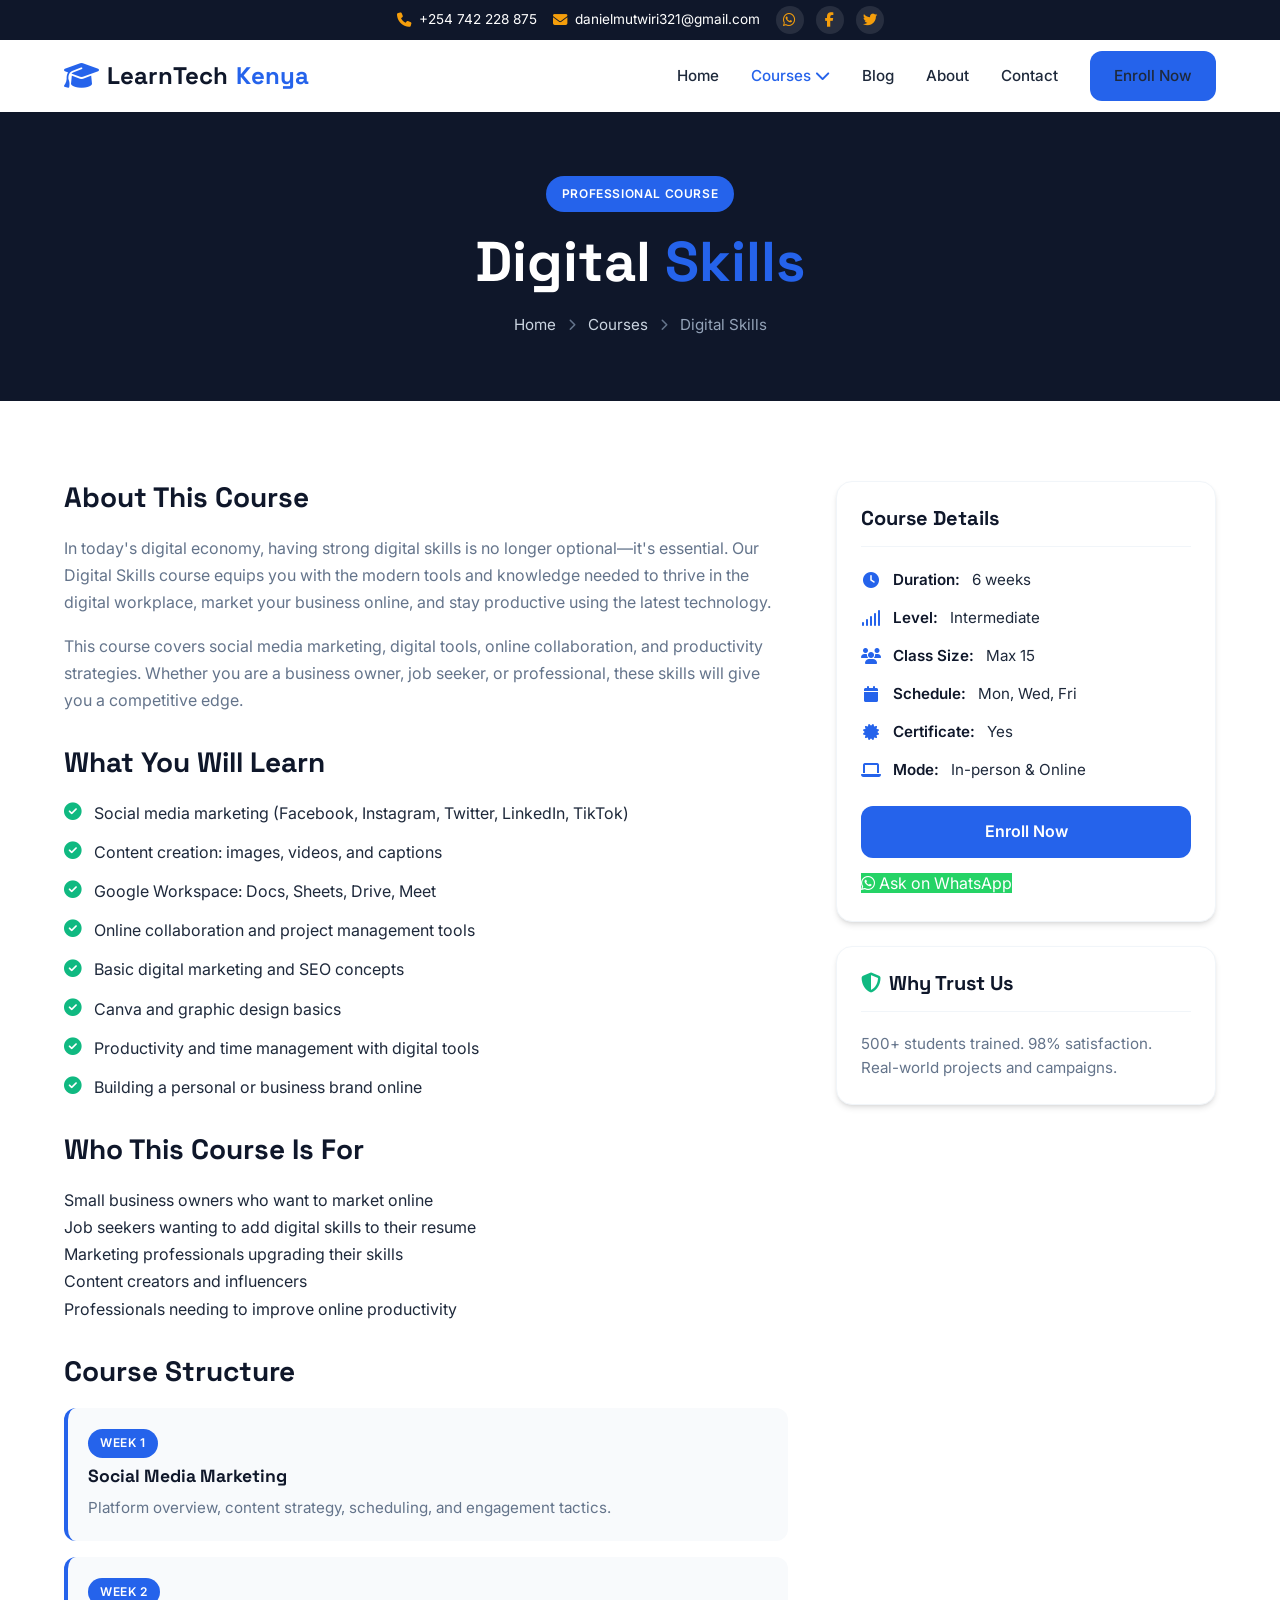
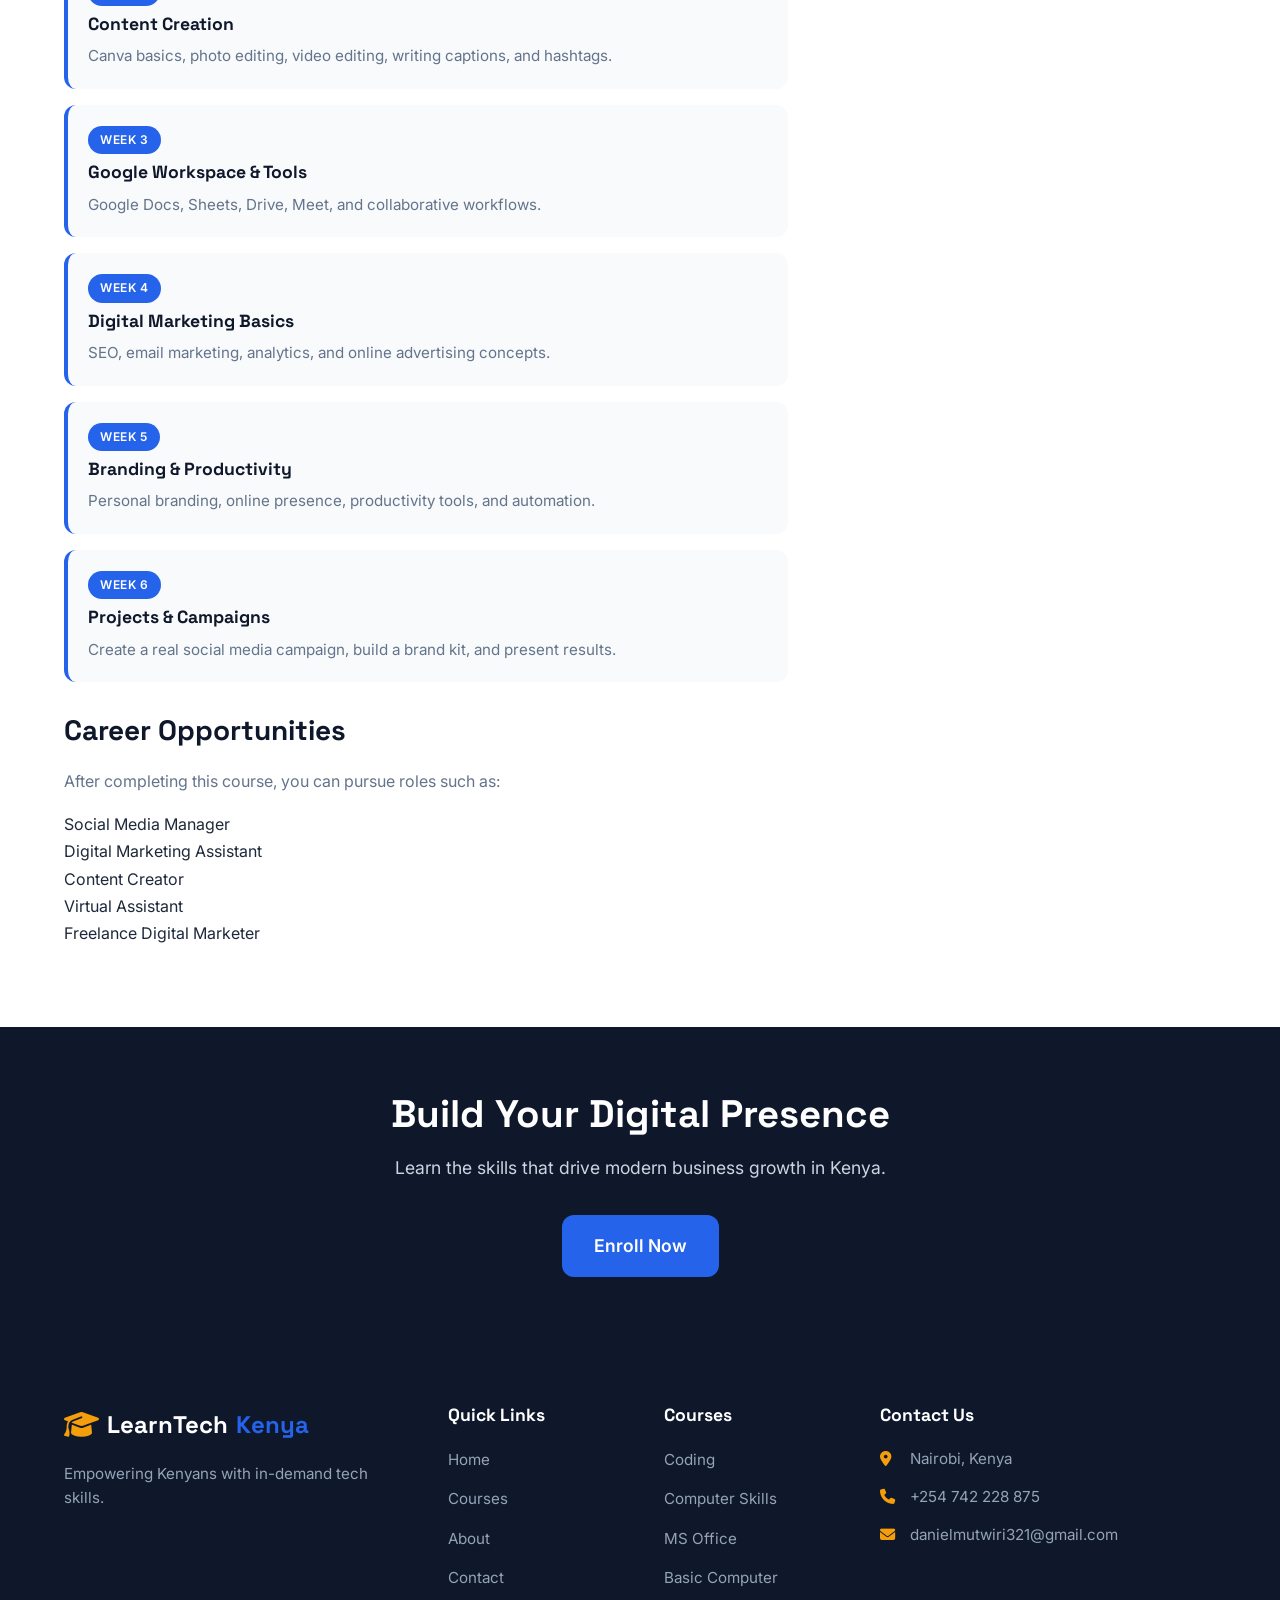
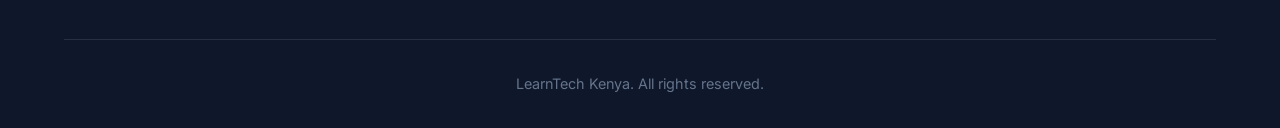
<file: digital-skills.html>
<!DOCTYPE html>
<html lang="en">
<head>
<meta charset="UTF-8"><meta name="viewport" content="width=device-width, initial-scale=1.0">
<title>Digital Skills Training in Kenya | Marketing, Social Media, Productivity | LearnTech Kenya</title>
<meta name="description" content="Digital skills training in Nairobi, Kenya. Learn social media marketing, digital marketing, online productivity tools, and modern workplace skills. Enroll now.">
<meta name="keywords" content="digital skills training Nairobi, social media marketing course Kenya, digital marketing training, online productivity tools, Google Workspace training Kenya, content creation course">
<link rel="canonical" href="https://danny6042.github.io/Learntech--kenya/digital-skills.html">
<link rel="stylesheet" href="css/styles.css">
<link href="https://fonts.googleapis.com/css2?family=Inter:wght@300;400;500;600;700;800&family=Space+Grotesk:wght@400;500;600;700&display=swap" rel="stylesheet">
<link rel="stylesheet" href="https://cdnjs.cloudflare.com/ajax/libs/font-awesome/6.4.0/css/all.min.css">
</head>
<body>
<div class="top-bar"><div class="container"><div class="top-bar-content"><span><i class="fas fa-phone"></i> +254 742 228 875</span><span><i class="fas fa-envelope"></i> danielmutwiri321@gmail.com</span><div class="social-icons"><a href="https://wa.me/254742228875" target="_blank"><i class="fab fa-whatsapp"></i></a><a href="https://facebook.com/Learntechkenya" target="_blank"><i class="fab fa-facebook-f"></i></a><a href="https://twitter.com/learntechkenya" target="_blank"><i class="fab fa-twitter"></i></a></div></div></div></div>
<nav class="navbar" id="navbar"><div class="container"><a href="index.html" class="logo"><i class="fas fa-graduation-cap"></i><span>LearnTech</span><span class="accent">Kenya</span></a><button class="mobile-menu-btn" id="mobileMenuBtn"><i class="fas fa-bars"></i></button><ul class="nav-links" id="navLinks"><li><a href="index.html">Home</a></li><li class="dropdown"><a href="index.html#courses" class="active">Courses <i class="fas fa-chevron-down"></i></a><ul class="dropdown-menu"><li><a href="coding.html">Coding</a></li><li><a href="computer-skills.html">Computer Skills</a></li><li><a href="microsoft-office.html">MS Office</a></li><li><a href="basic-computer.html">Basic Computer</a></li><li><a href="digital-skills.html">Digital Skills</a></li></ul></li><li><a href="blog.html">Blog</a></li><li><a href="about.html">About</a></li><li><a href="contact.html">Contact</a></li><li><a href="contact.html" class="btn-primary">Enroll Now</a></li></ul></div></nav>
<section class="page-header"><div class="container"><span class="page-tag">Professional Course</span><h1>Digital <span class="highlight">Skills</span></h1><p class="breadcrumb"><a href="index.html">Home</a> <i class="fas fa-chevron-right"></i> <a href="index.html#courses">Courses</a> <i class="fas fa-chevron-right"></i> Digital Skills</p></div></section>
<section class="course-detail section-padding"><div class="container"><div class="course-detail-grid"><div class="course-detail-content"><h2>About This Course</h2><p>In today's digital economy, having strong digital skills is no longer optional—it's essential. Our Digital Skills course equips you with the modern tools and knowledge needed to thrive in the digital workplace, market your business online, and stay productive using the latest technology.</p><p>This course covers social media marketing, digital tools, online collaboration, and productivity strategies. Whether you are a business owner, job seeker, or professional, these skills will give you a competitive edge.</p>
<h2>What You Will Learn</h2>
<ul class="check-list"><li><i class="fas fa-check-circle"></i> Social media marketing (Facebook, Instagram, Twitter, LinkedIn, TikTok)</li><li><i class="fas fa-check-circle"></i> Content creation: images, videos, and captions</li><li><i class="fas fa-check-circle"></i> Google Workspace: Docs, Sheets, Drive, Meet</li><li><i class="fas fa-check-circle"></i> Online collaboration and project management tools</li><li><i class="fas fa-check-circle"></i> Basic digital marketing and SEO concepts</li><li><i class="fas fa-check-circle"></i> Canva and graphic design basics</li><li><i class="fas fa-check-circle"></i> Productivity and time management with digital tools</li><li><i class="fas fa-check-circle"></i> Building a personal or business brand online</li></ul>
<h2>Who This Course Is For</h2><ul><li>Small business owners who want to market online</li><li>Job seekers wanting to add digital skills to their resume</li><li>Marketing professionals upgrading their skills</li><li>Content creators and influencers</li><li>Professionals needing to improve online productivity</li></ul>
<h2>Course Structure</h2><div class="course-modules"><div class="module"><span class="module-week">Week 1</span><h4>Social Media Marketing</h4><p>Platform overview, content strategy, scheduling, and engagement tactics.</p></div><div class="module"><span class="module-week">Week 2</span><h4>Content Creation</h4><p>Canva basics, photo editing, video editing, writing captions, and hashtags.</p></div><div class="module"><span class="module-week">Week 3</span><h4>Google Workspace & Tools</h4><p>Google Docs, Sheets, Drive, Meet, and collaborative workflows.</p></div><div class="module"><span class="module-week">Week 4</span><h4>Digital Marketing Basics</h4><p>SEO, email marketing, analytics, and online advertising concepts.</p></div><div class="module"><span class="module-week">Week 5</span><h4>Branding & Productivity</h4><p>Personal branding, online presence, productivity tools, and automation.</p></div><div class="module"><span class="module-week">Week 6</span><h4>Projects & Campaigns</h4><p>Create a real social media campaign, build a brand kit, and present results.</p></div></div>
<h2>Career Opportunities</h2><p>After completing this course, you can pursue roles such as:</p><ul><li>Social Media Manager</li><li>Digital Marketing Assistant</li><li>Content Creator</li><li>Virtual Assistant</li><li>Freelance Digital Marketer</li></ul></div>
<div class="course-sidebar"><div class="sidebar-card"><h3>Course Details</h3><ul class="detail-list"><li><i class="fas fa-clock"></i> <span>Duration:</span> 6 weeks</li><li><i class="fas fa-signal"></i> <span>Level:</span> Intermediate</li><li><i class="fas fa-users"></i> <span>Class Size:</span> Max 15</li><li><i class="fas fa-calendar"></i> <span>Schedule:</span> Mon, Wed, Fri</li><li><i class="fas fa-certificate"></i> <span>Certificate:</span> Yes</li><li><i class="fas fa-laptop"></i> <span>Mode:</span> In-person & Online</li></ul><a href="contact.html" class="btn-primary btn-full">Enroll Now</a><a href="https://wa.me/254742228875" class="btn-whatsapp btn-full" target="_blank"><i class="fab fa-whatsapp"></i> Ask on WhatsApp</a></div><div class="sidebar-card trust-card"><h3><i class="fas fa-shield-alt"></i> Why Trust Us</h3><p>500+ students trained. 98% satisfaction. Real-world projects and campaigns.</p></div></div></div></div></section>
<section class="cta-section"><div class="container"><div class="cta-content"><h2>Build Your Digital Presence</h2><p>Learn the skills that drive modern business growth in Kenya.</p><a href="contact.html" class="btn-primary btn-lg">Enroll Now</a></div></div></section>
<footer class="footer"><div class="container"><div class="footer-grid"><div class="footer-brand"><a href="index.html" class="logo"><i class="fas fa-graduation-cap"></i><span>LearnTech</span><span class="accent">Kenya</span></a><p>Empowering Kenyans with in-demand tech skills.</p></div><div class="footer-links"><h4>Quick Links</h4><ul><li><a href="index.html">Home</a></li><li><a href="index.html#courses">Courses</a></li><li><a href="about.html">About</a></li><li><a href="contact.html">Contact</a></li></ul></div><div class="footer-links"><h4>Courses</h4><ul><li><a href="coding.html">Coding</a></li><li><a href="computer-skills.html">Computer Skills</a></li><li><a href="microsoft-office.html">MS Office</a></li><li><a href="basic-computer.html">Basic Computer</a></li></ul></div><div class="footer-contact"><h4>Contact Us</h4><p><i class="fas fa-map-marker-alt"></i> Nairobi, Kenya</p><p><i class="fas fa-phone"></i> +254 742 228 875</p><p><i class="fas fa-envelope"></i> danielmutwiri321@gmail.com</p></div></div><div class="footer-bottom"><p>LearnTech Kenya. All rights reserved.</p></div></div></footer>
<script src="js/main.js"></script>
</body>
</html>
</file>
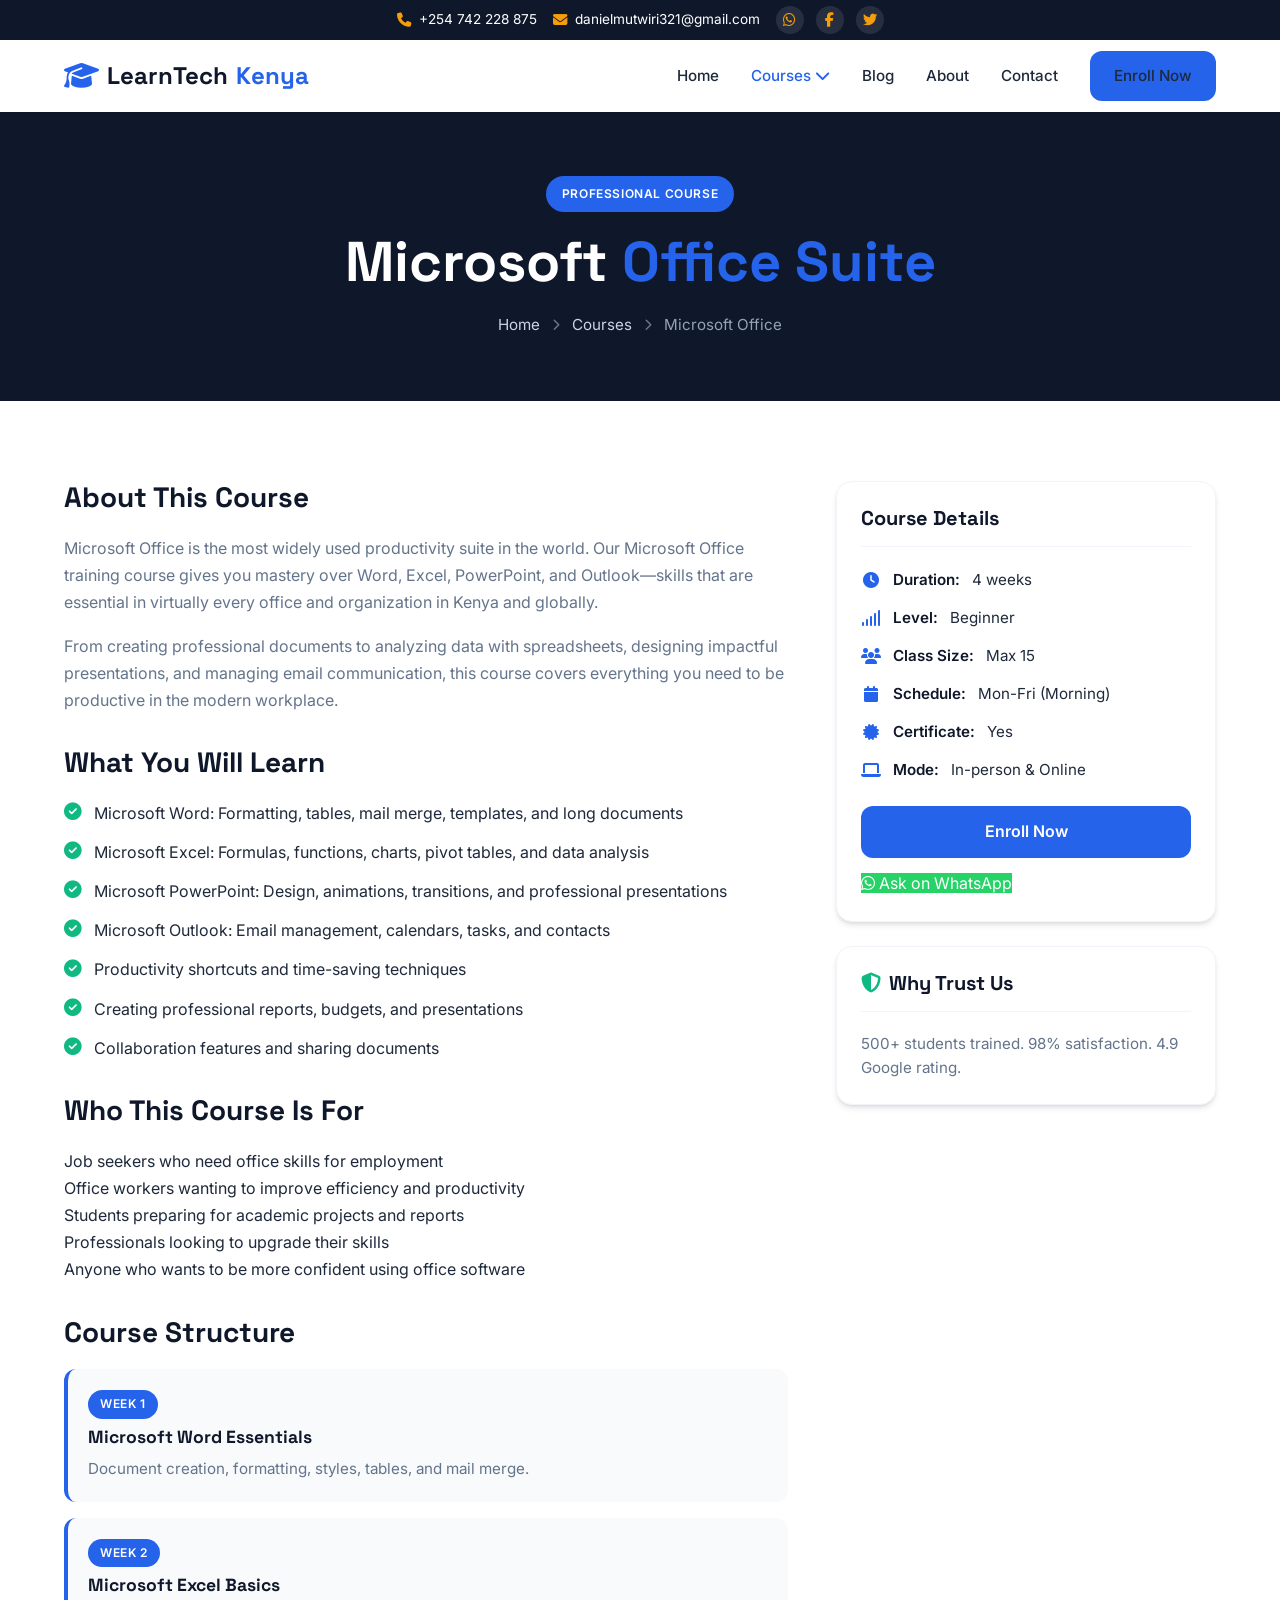
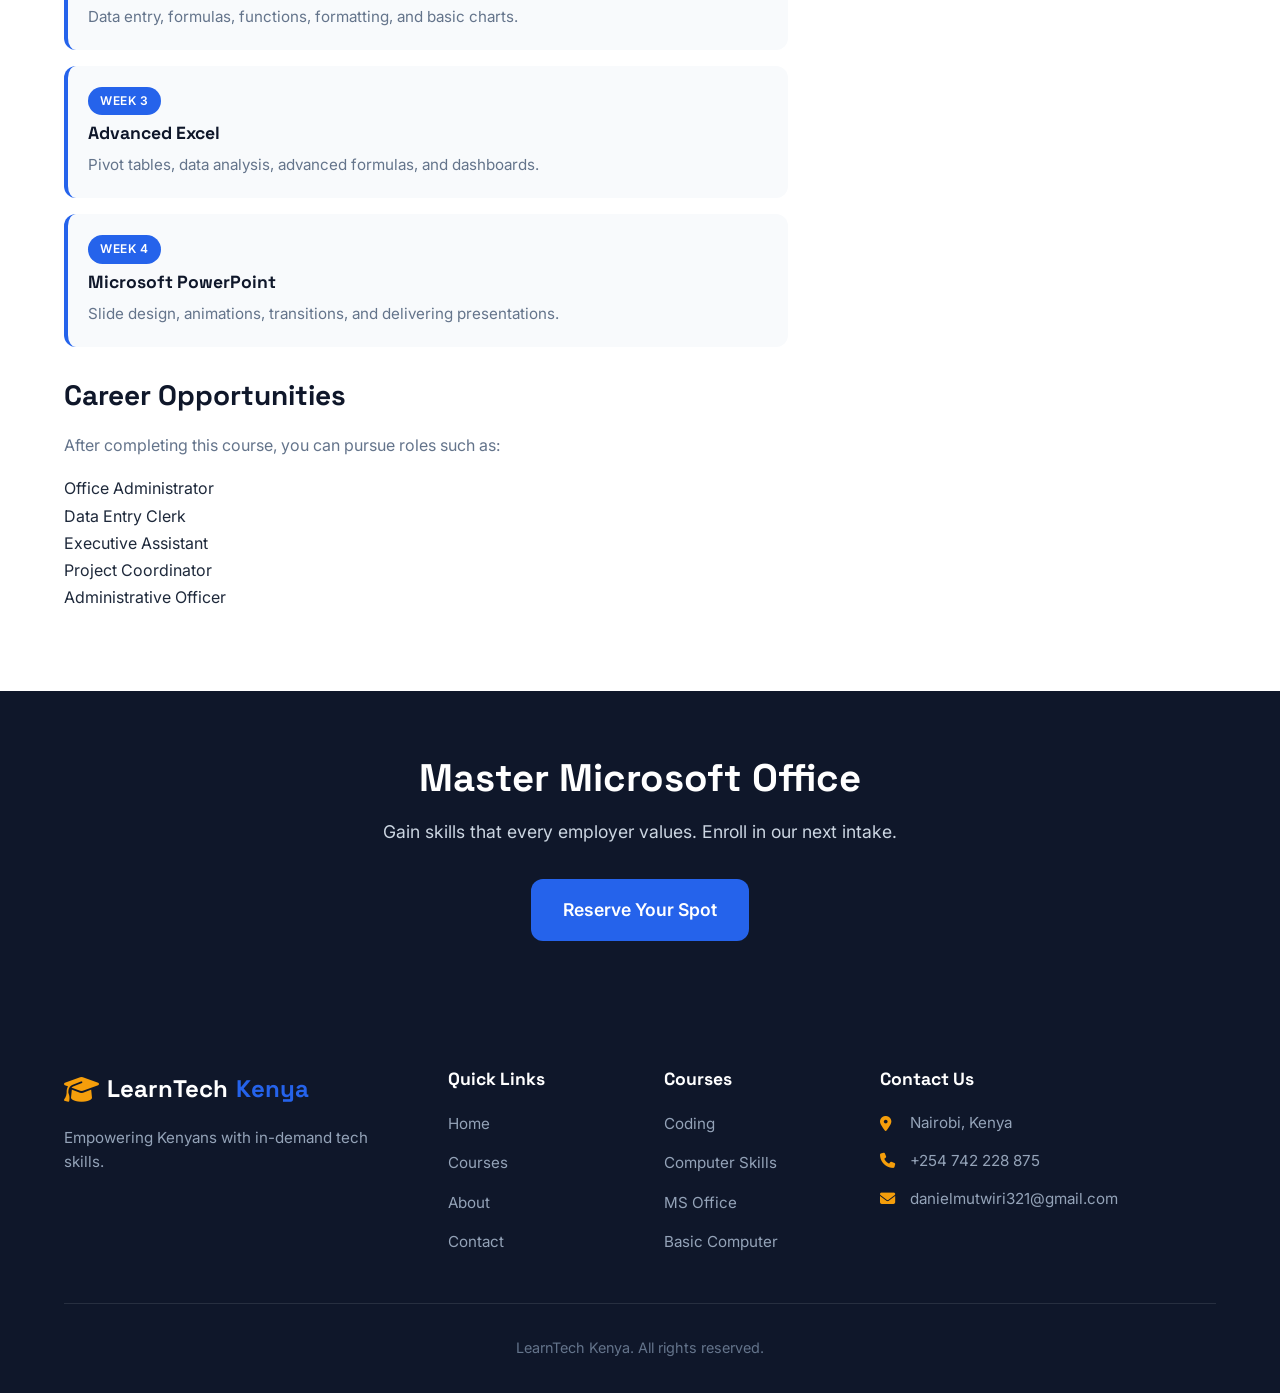
<file: microsoft-office.html>
<!DOCTYPE html>
<html lang="en">
<head>
<meta charset="UTF-8"><meta name="viewport" content="width=device-width, initial-scale=1.0">
<title>Microsoft Office Training in Kenya | Word, Excel, PowerPoint | LearnTech Kenya</title>
<meta name="description" content="Master Microsoft Office in Nairobi, Kenya. Expert-led training in Word, Excel, PowerPoint, and Outlook. Beginner-friendly courses with certificates. Enroll now.">
<meta name="keywords" content="Microsoft Office training Nairobi, Excel course Kenya, Word training Nairobi, PowerPoint course, Outlook training, MS Office certification Kenya, spreadsheet training">
<link rel="canonical" href="https://danny6042.github.io/Learntech--kenya/microsoft-office.html">
<link rel="stylesheet" href="css/styles.css">
<link href="https://fonts.googleapis.com/css2?family=Inter:wght@300;400;500;600;700;800&family=Space+Grotesk:wght@400;500;600;700&display=swap" rel="stylesheet">
<link rel="stylesheet" href="https://cdnjs.cloudflare.com/ajax/libs/font-awesome/6.4.0/css/all.min.css">
</head>
<body>
<div class="top-bar"><div class="container"><div class="top-bar-content"><span><i class="fas fa-phone"></i> +254 742 228 875</span><span><i class="fas fa-envelope"></i> danielmutwiri321@gmail.com</span><div class="social-icons"><a href="https://wa.me/254742228875" target="_blank"><i class="fab fa-whatsapp"></i></a><a href="https://facebook.com/Learntechkenya" target="_blank"><i class="fab fa-facebook-f"></i></a><a href="https://twitter.com/learntechkenya" target="_blank"><i class="fab fa-twitter"></i></a></div></div></div></div>
<nav class="navbar" id="navbar"><div class="container"><a href="index.html" class="logo"><i class="fas fa-graduation-cap"></i><span>LearnTech</span><span class="accent">Kenya</span></a><button class="mobile-menu-btn" id="mobileMenuBtn"><i class="fas fa-bars"></i></button><ul class="nav-links" id="navLinks"><li><a href="index.html">Home</a></li><li class="dropdown"><a href="index.html#courses" class="active">Courses <i class="fas fa-chevron-down"></i></a><ul class="dropdown-menu"><li><a href="coding.html">Coding</a></li><li><a href="computer-skills.html">Computer Skills</a></li><li><a href="microsoft-office.html">MS Office</a></li><li><a href="basic-computer.html">Basic Computer</a></li><li><a href="digital-skills.html">Digital Skills</a></li></ul></li><li><a href="blog.html">Blog</a></li><li><a href="about.html">About</a></li><li><a href="contact.html">Contact</a></li><li><a href="contact.html" class="btn-primary">Enroll Now</a></li></ul></div></nav>
<section class="page-header"><div class="container"><span class="page-tag">Professional Course</span><h1>Microsoft <span class="highlight">Office Suite</span></h1><p class="breadcrumb"><a href="index.html">Home</a> <i class="fas fa-chevron-right"></i> <a href="index.html#courses">Courses</a> <i class="fas fa-chevron-right"></i> Microsoft Office</p></div></section>
<section class="course-detail section-padding"><div class="container"><div class="course-detail-grid"><div class="course-detail-content"><h2>About This Course</h2><p>Microsoft Office is the most widely used productivity suite in the world. Our Microsoft Office training course gives you mastery over Word, Excel, PowerPoint, and Outlook—skills that are essential in virtually every office and organization in Kenya and globally.</p><p>From creating professional documents to analyzing data with spreadsheets, designing impactful presentations, and managing email communication, this course covers everything you need to be productive in the modern workplace.</p>
<h2>What You Will Learn</h2>
<ul class="check-list"><li><i class="fas fa-check-circle"></i> Microsoft Word: Formatting, tables, mail merge, templates, and long documents</li><li><i class="fas fa-check-circle"></i> Microsoft Excel: Formulas, functions, charts, pivot tables, and data analysis</li><li><i class="fas fa-check-circle"></i> Microsoft PowerPoint: Design, animations, transitions, and professional presentations</li><li><i class="fas fa-check-circle"></i> Microsoft Outlook: Email management, calendars, tasks, and contacts</li><li><i class="fas fa-check-circle"></i> Productivity shortcuts and time-saving techniques</li><li><i class="fas fa-check-circle"></i> Creating professional reports, budgets, and presentations</li><li><i class="fas fa-check-circle"></i> Collaboration features and sharing documents</li></ul>
<h2>Who This Course Is For</h2><ul><li>Job seekers who need office skills for employment</li><li>Office workers wanting to improve efficiency and productivity</li><li>Students preparing for academic projects and reports</li><li>Professionals looking to upgrade their skills</li><li>Anyone who wants to be more confident using office software</li></ul>
<h2>Course Structure</h2><div class="course-modules"><div class="module"><span class="module-week">Week 1</span><h4>Microsoft Word Essentials</h4><p>Document creation, formatting, styles, tables, and mail merge.</p></div><div class="module"><span class="module-week">Week 2</span><h4>Microsoft Excel Basics</h4><p>Data entry, formulas, functions, formatting, and basic charts.</p></div><div class="module"><span class="module-week">Week 3</span><h4>Advanced Excel</h4><p>Pivot tables, data analysis, advanced formulas, and dashboards.</p></div><div class="module"><span class="module-week">Week 4</span><h4>Microsoft PowerPoint</h4><p>Slide design, animations, transitions, and delivering presentations.</p></div></div>
<h2>Career Opportunities</h2><p>After completing this course, you can pursue roles such as:</p><ul><li>Office Administrator</li><li>Data Entry Clerk</li><li>Executive Assistant</li><li>Project Coordinator</li><li>Administrative Officer</li></ul></div>
<div class="course-sidebar"><div class="sidebar-card"><h3>Course Details</h3><ul class="detail-list"><li><i class="fas fa-clock"></i> <span>Duration:</span> 4 weeks</li><li><i class="fas fa-signal"></i> <span>Level:</span> Beginner</li><li><i class="fas fa-users"></i> <span>Class Size:</span> Max 15</li><li><i class="fas fa-calendar"></i> <span>Schedule:</span> Mon-Fri (Morning)</li><li><i class="fas fa-certificate"></i> <span>Certificate:</span> Yes</li><li><i class="fas fa-laptop"></i> <span>Mode:</span> In-person & Online</li></ul><a href="contact.html" class="btn-primary btn-full">Enroll Now</a><a href="https://wa.me/254742228875" class="btn-whatsapp btn-full" target="_blank"><i class="fab fa-whatsapp"></i> Ask on WhatsApp</a></div><div class="sidebar-card trust-card"><h3><i class="fas fa-shield-alt"></i> Why Trust Us</h3><p>500+ students trained. 98% satisfaction. 4.9 Google rating.</p></div></div></div></div></section>
<section class="cta-section"><div class="container"><div class="cta-content"><h2>Master Microsoft Office</h2><p>Gain skills that every employer values. Enroll in our next intake.</p><a href="contact.html" class="btn-primary btn-lg">Reserve Your Spot</a></div></div></section>
<footer class="footer"><div class="container"><div class="footer-grid"><div class="footer-brand"><a href="index.html" class="logo"><i class="fas fa-graduation-cap"></i><span>LearnTech</span><span class="accent">Kenya</span></a><p>Empowering Kenyans with in-demand tech skills.</p></div><div class="footer-links"><h4>Quick Links</h4><ul><li><a href="index.html">Home</a></li><li><a href="index.html#courses">Courses</a></li><li><a href="about.html">About</a></li><li><a href="contact.html">Contact</a></li></ul></div><div class="footer-links"><h4>Courses</h4><ul><li><a href="coding.html">Coding</a></li><li><a href="computer-skills.html">Computer Skills</a></li><li><a href="microsoft-office.html">MS Office</a></li><li><a href="basic-computer.html">Basic Computer</a></li></ul></div><div class="footer-contact"><h4>Contact Us</h4><p><i class="fas fa-map-marker-alt"></i> Nairobi, Kenya</p><p><i class="fas fa-phone"></i> +254 742 228 875</p><p><i class="fas fa-envelope"></i> danielmutwiri321@gmail.com</p></div></div><div class="footer-bottom"><p>LearnTech Kenya. All rights reserved.</p></div></div></footer>
<script src="js/main.js"></script>
</body>
</html>
</file>
<file: css/styles.css>
:root {
--primary: #2563eb;
--primary-dark: #1d4ed8;
--secondary: #0f172a;
--accent: #f59e0b;
--accent-light: #fbbf24;
--success: #10b981;
--warning: #f59e0b;
--error: #ef4444;
--text: #1e293b;
--text-light: #64748b;
--text-muted: #94a3b8;
--bg: #ffffff;
--bg-light: #f8fafc;
--bg-card: #ffffff;
--border: #e2e8f0;
--border-light: #f1f5f9;
--shadow-sm: 0 1px 2px 0 rgb(0 0 0 / 0.05);
--shadow: 0 4px 6px -1px rgb(0 0 0 / 0.1), 0 2px 4px -2px rgb(0 0 0 / 0.1);
--shadow-lg: 0 10px 15px -3px rgb(0 0 0 / 0.1), 0 4px 6px -4px rgb(0 0 0 / 0.1);
--shadow-xl: 0 20px 25px -5px rgb(0 0 0 / 0.1), 0 8px 10px -6px rgb(0 0 0 / 0.1);
--radius-sm: 6px;
--radius: 12px;
--radius-lg: 16px;
--radius-xl: 24px;
--transition: all 0.3s ease;
--font-body: 'Inter', system-ui, -apple-system, sans-serif;
--font-heading: 'Space Grotesk', 'Inter', system-ui, sans-serif;
--max-width: 1200px;
--header-height: 72px;
--top-bar-height: 40px;
}

*, *::before, *::after { margin: 0; padding: 0; box-sizing: border-box; }

html { scroll-behavior: smooth; scroll-padding-top: var(--header-height); }

body {
font-family: var(--font-body);
font-size: 16px;
line-height: 1.7;
color: var(--text);
background: var(--bg);
-webkit-font-smoothing: antialiased;
}

.container {
max-width: var(--max-width);
margin: 0 auto;
padding: 0 1.5rem;
}

a { text-decoration: none; color: var(--primary); transition: var(--transition); }

a:hover { color: var(--primary-dark); }

img { max-width: 100%; height: auto; display: block; }

ul { list-style: none; }

.section-padding { padding: 5rem 0; }

h1, h2, h3, h4, h5, h6 { font-family: var(--font-heading); font-weight: 700; line-height: 1.2; color: var(--secondary); }

h1 { font-size: clamp(2rem, 5vw, 3.5rem); }

h2 { font-size: clamp(1.5rem, 3vw, 2.25rem); }

h3 { font-size: clamp(1.2rem, 2.5vw, 1.5rem); }

h4 { font-size: 1.125rem; }

.section-header { text-align: center; margin-bottom: 3rem; }

.section-tag {
display: inline-block;
padding: 0.5rem 1rem;
background: var(--primary);
color: white;
font-size: 0.75rem;
font-weight: 600;
letter-spacing: 0.05em;
text-transform: uppercase;
border-radius: 50px;
margin-bottom: 1rem;
}

.section-header h2 { margin-bottom: 1rem; }

.section-header p { color: var(--text-light); font-size: 1.1rem; max-width: 600px; margin: 0 auto; }

.highlight { color: var(--primary); }

.top-bar {
background: var(--secondary);
color: white;
font-size: 0.85rem;
height: var(--top-bar-height);
display: flex;
align-items: center;
}

.top-bar-content {
display: flex;
align-items: center;
justify-content: space-between;
gap: 1rem;
flex-wrap: wrap;
}

.top-bar-content span { display: flex; align-items: center; gap: 0.5rem; }

.top-bar-content i { color: var(--accent); font-size: 0.9rem; }

.social-icons { display: flex; gap: 0.75rem; }

.social-icons a {
color: white;
width: 28px;
height: 28px;
border-radius: 50%;
display: flex;
align-items: center;
justify-content: center;
background: rgba(255,255,255,0.1);
transition: var(--transition);
}

.social-icons a:hover { background: var(--primary); color: white; transform: translateY(-2px); }

.navbar {
background: white;
position: sticky;
top: 0;
z-index: 1000;
height: var(--header-height);
box-shadow: var(--shadow-sm);
transition: var(--transition);
}

.navbar .container {
display: flex;
align-items: center;
justify-content: space-between;
height: 100%;
}

.logo {
display: flex;
align-items: center;
gap: 0.5rem;
font-family: var(--font-heading);
font-size: 1.5rem;
font-weight: 700;
color: var(--secondary);
}

.logo i { font-size: 1.75rem; color: var(--primary); }

.logo .accent { color: var(--primary); }

.nav-links {
display: flex;
align-items: center;
gap: 2rem;
}

.nav-links a {
font-size: 0.95rem;
font-weight: 500;
color: var(--text);
position: relative;
}

.nav-links a:hover { color: var(--primary); }

.nav-links a.active { color: var(--primary); }

.nav-links a::after {
content: '';
position: absolute;
bottom: -4px;
left: 0;
width: 0;
height: 2px;
background: var(--primary);
transition: var(--transition);
}

.nav-links a:hover::after { width: 100%; }

.dropdown { position: relative; }

.dropdown-menu {
position: absolute;
top: 100%;
left: 0;
background: white;
min-width: 200px;
border-radius: var(--radius);
box-shadow: var(--shadow-lg);
padding: 0.5rem 0;
opacity: 0;
visibility: hidden;
transform: translateY(10px);
transition: var(--transition);
z-index: 100;
}

.dropdown:hover .dropdown-menu {
opacity: 1;
visibility: visible;
transform: translateY(0);
}

.dropdown-menu a {
display: block;
padding: 0.75rem 1.25rem;
font-size: 0.9rem;
}

.dropdown-menu a:hover { background: var(--bg-light); }

.btn-primary {
display: inline-flex;
align-items: center;
gap: 0.5rem;
padding: 0.75rem 1.5rem;
background: var(--primary);
color: white;
font-weight: 600;
border-radius: var(--radius);
border: none;
cursor: pointer;
transition: var(--transition);
font-size: 1rem;
}

.btn-primary:hover { background: var(--primary-dark); color: white; transform: translateY(-2px); box-shadow: var(--shadow-lg); }

.btn-lg { padding: 1rem 2rem; font-size: 1.1rem; }

.btn-full { width: 100%; justify-content: center; margin-bottom: 0.75rem; }

.btn-outline {
display: inline-flex;
align-items: center;
gap: 0.5rem;
padding: 0.75rem 1.5rem;
border: 2px solid var(--primary);
color: var(--primary);
font-weight: 600;
border-radius: var(--radius);
background: transparent;
cursor: pointer;
transition: var(--transition);
}

.btn-outline:hover { background: var(--primary); color: white; }

.btn-sm { padding: 0.5rem 1rem; font-size: 0.9rem; }

.btn-whatsapp { background: #25d366; color: white; }
.btn-whatsapp:hover { background: #1da851; color: white; }

.btn-whatsapp.btn-outline { border-color: #25d366; color: #25d366; background: white; }
.btn-whatsapp.btn-outline:hover { background: #25d366; color: white; }

.mobile-menu-btn {
display: none;
background: none;
border: none;
font-size: 1.5rem;
color: var(--secondary);
cursor: pointer;
}

.hero {
background: var(--secondary);
color: white;
position: relative;
overflow: hidden;
}

.hero .container { position: relative; z-index: 2; }

.hero-content { display: grid; grid-template-columns: 1fr 1fr; gap: 3rem; align-items: center; padding: 5rem 0; }

.hero-text .hero-tag { display: inline-block; padding: 0.5rem 1rem; background: var(--primary); color: white; font-size: 0.8rem; font-weight: 600; border-radius: 50px; margin-bottom: 1.5rem; text-transform: uppercase; letter-spacing: 0.05em; }

.hero-text h1 { font-size: clamp(2.5rem, 5vw, 4rem); margin-bottom: 1.5rem; color: white; line-height: 1.1; }

.hero-text h1 .accent { color: var(--accent); }

.hero-text .lead { font-size: 1.25rem; color: #cbd5e1; margin-bottom: 2rem; line-height: 1.6; }

.hero-badges { display: flex; gap: 1rem; flex-wrap: wrap; margin-bottom: 2rem; }

.hero-badge { display: flex; align-items: center; gap: 0.5rem; padding: 0.5rem 1rem; background: rgba(255,255,255,0.1); border: 1px solid rgba(255,255,255,0.2); border-radius: 50px; font-size: 0.85rem; color: #e2e8f0; }

.hero-badge i { color: var(--accent); }

.hero-cta { display: flex; gap: 1rem; flex-wrap: wrap; }

.hero-cta .btn-primary { font-size: 1.1rem; padding: 1rem 2rem; }

.hero-cta .btn-outline { color: white; border-color: white; font-size: 1.1rem; padding: 1rem 2rem; }
.hero-cta .btn-outline:hover { background: white; color: var(--secondary); }

.hero-visual { display: flex; justify-content: center; align-items: center; }

.hero-icon { font-size: 12rem; color: rgba(37, 99, 235, 0.15); }

.hero-stats { display: flex; gap: 2rem; margin-top: 2rem; padding-top: 2rem; border-top: 1px solid rgba(255,255,255,0.1); }

.hero-stats .stat { text-align: left; }

.hero-stats .stat-number { font-size: 1.75rem; font-weight: 700; color: var(--accent); font-family: var(--font-heading); }

.hero-stats .stat-label { font-size: 0.85rem; color: #94a3b8; }

.trust-bar {
background: var(--bg-light);
padding: 2rem 0;
border-bottom: 1px solid var(--border);
}

.trust-content { display: flex; justify-content: space-between; align-items: center; flex-wrap: wrap; gap: 1rem; }

.trust-item { display: flex; align-items: center; gap: 0.75rem; }

.trust-item i { font-size: 1.5rem; color: var(--primary); }

.trust-item div h4 { font-size: 1rem; margin-bottom: 0.1rem; }

.trust-item div p { font-size: 0.85rem; color: var(--text-light); }

.courses-grid { display: grid; grid-template-columns: repeat(auto-fill, minmax(300px, 1fr)); gap: 2rem; }

.course-card {
background: var(--bg-card);
border-radius: var(--radius-lg);
overflow: hidden;
box-shadow: var(--shadow);
transition: var(--transition);
border: 1px solid var(--border-light);
}

.course-card:hover { transform: translateY(-8px); box-shadow: var(--shadow-xl); border-color: var(--primary); }

.course-image { height: 200px; background: var(--bg-light); display: flex; align-items: center; justify-content: center; font-size: 4rem; color: var(--primary); position: relative; overflow: hidden; }

.course-image img { width: 100%; height: 100%; object-fit: cover; display: block; }

.course-image::before { content: ''; position: absolute; top: 0; left: 0; right: 0; bottom: 0; background: var(--primary); opacity: 0.05; }

.course-content { padding: 1.5rem; }

.course-tag { display: inline-block; padding: 0.25rem 0.75rem; background: var(--bg-light); color: var(--primary); font-size: 0.75rem; font-weight: 600; border-radius: 50px; margin-bottom: 0.75rem; text-transform: uppercase; letter-spacing: 0.05em; }

.course-content h3 { font-size: 1.25rem; margin-bottom: 0.75rem; color: var(--secondary); }

.course-content p { color: var(--text-light); font-size: 0.95rem; margin-bottom: 1rem; line-height: 1.6; }

.course-meta { display: flex; gap: 1rem; font-size: 0.85rem; color: var(--text-muted); margin-bottom: 1rem; }

.course-meta i { color: var(--primary); margin-right: 0.25rem; }

.course-footer { display: flex; justify-content: space-between; align-items: center; padding-top: 1rem; border-top: 1px solid var(--border-light); }

.course-price { font-size: 1.25rem; font-weight: 700; color: var(--primary); font-family: var(--font-heading); }

.course-footer .btn { font-size: 0.85rem; padding: 0.5rem 1rem; }

.testimonials-grid { display: grid; grid-template-columns: repeat(auto-fill, minmax(320px, 1fr)); gap: 2rem; }

.testimonial-card { background: var(--bg-card); padding: 2rem; border-radius: var(--radius-lg); box-shadow: var(--shadow); border: 1px solid var(--border-light); transition: var(--transition); }

.testimonial-card:hover { transform: translateY(-4px); box-shadow: var(--shadow-lg); }

.testimonial-card .stars { color: var(--accent); margin-bottom: 1rem; font-size: 0.9rem; }

.testimonial-card > p { font-size: 1rem; color: var(--text); line-height: 1.6; margin-bottom: 1.5rem; font-style: italic; }

.testimonial-author { display: flex; align-items: center; gap: 0.75rem; }

.author-avatar { width: 40px; height: 40px; border-radius: 50%; background: var(--primary); color: white; display: flex; align-items: center; justify-content: center; font-size: 1.25rem; }

.testimonial-author div h4 { font-size: 1rem; margin-bottom: 0.1rem; }

.testimonial-author div span { font-size: 0.85rem; color: var(--text-light); }

.why-choose-grid { display: grid; grid-template-columns: repeat(auto-fill, minmax(250px, 1fr)); gap: 2rem; }

.why-card { background: var(--bg-card); padding: 2rem; border-radius: var(--radius-lg); text-align: center; border: 1px solid var(--border-light); transition: var(--transition); }

.why-card:hover { transform: translateY(-4px); box-shadow: var(--shadow-lg); border-color: var(--primary); }

.why-card .icon { width: 64px; height: 64px; border-radius: 50%; background: var(--primary); color: white; display: flex; align-items: center; justify-content: center; font-size: 1.5rem; margin: 0 auto 1.25rem; }

.why-card h3 { font-size: 1.15rem; margin-bottom: 0.75rem; }

.why-card p { color: var(--text-light); font-size: 0.95rem; line-height: 1.6; }

.cta-section { background: var(--secondary); color: white; text-align: center; padding: 4rem 0; }

.cta-section h2 { color: white; font-size: clamp(1.75rem, 3vw, 2.5rem); margin-bottom: 1rem; }

.cta-section p { color: #cbd5e1; font-size: 1.1rem; margin-bottom: 2rem; }

.cta-section .btn-primary { font-size: 1.1rem; padding: 1rem 2rem; }

.faq-section .container { max-width: 800px; }

.faq-accordion { display: flex; flex-direction: column; gap: 1rem; }

.faq-item { background: var(--bg-card); border-radius: var(--radius); border: 1px solid var(--border-light); overflow: hidden; transition: var(--transition); }

.faq-item:hover { border-color: var(--primary); }

.faq-question { width: 100%; padding: 1.25rem; display: flex; justify-content: space-between; align-items: center; background: none; border: none; cursor: pointer; font-size: 1rem; font-weight: 600; color: var(--secondary); text-align: left; font-family: var(--font-body); }

.faq-question i { color: var(--primary); transition: var(--transition); font-size: 0.9rem; }

.faq-item.active .faq-question i { transform: rotate(180deg); }

.faq-answer { max-height: 0; overflow: hidden; transition: max-height 0.3s ease, padding 0.3s ease; }

.faq-item.active .faq-answer { max-height: 500px; padding: 0 1.25rem 1.25rem; }

.faq-answer p { color: var(--text-light); line-height: 1.6; }

.page-header { background: var(--secondary); color: white; padding: 4rem 0; text-align: center; }

.page-header .page-tag { display: inline-block; padding: 0.5rem 1rem; background: var(--primary); color: white; font-size: 0.75rem; font-weight: 600; border-radius: 50px; margin-bottom: 1rem; text-transform: uppercase; letter-spacing: 0.05em; }

.page-header h1 { color: white; margin-bottom: 1rem; }

.page-header .breadcrumb { display: flex; justify-content: center; align-items: center; gap: 0.75rem; color: #94a3b8; font-size: 0.95rem; }

.page-header .breadcrumb a { color: #cbd5e1; }

.page-header .breadcrumb a:hover { color: white; }

.page-header .breadcrumb i { font-size: 0.75rem; color: #64748b; }

.course-detail-grid { display: grid; grid-template-columns: 1fr 380px; gap: 3rem; }

.course-detail-content h2 { font-size: 1.75rem; margin-bottom: 1.25rem; margin-top: 2rem; }

.course-detail-content h2:first-child { margin-top: 0; }

.course-detail-content p { color: var(--text-light); margin-bottom: 1rem; line-height: 1.7; }

.check-list { display: flex; flex-direction: column; gap: 0.75rem; margin-bottom: 1.5rem; }

.check-list li { display: flex; align-items: flex-start; gap: 0.75rem; font-size: 1rem; color: var(--text); }

.check-list li i { color: var(--success); font-size: 1.1rem; margin-top: 0.2rem; flex-shrink: 0; }

.course-modules { display: flex; flex-direction: column; gap: 1rem; }

.module { background: var(--bg-light); padding: 1.25rem; border-radius: var(--radius); border-left: 4px solid var(--primary); }

.module .module-week { display: inline-block; padding: 0.25rem 0.75rem; background: var(--primary); color: white; font-size: 0.75rem; font-weight: 600; border-radius: 50px; margin-bottom: 0.5rem; text-transform: uppercase; letter-spacing: 0.05em; }

.module h4 { font-size: 1.1rem; margin-bottom: 0.5rem; }

.module p { color: var(--text-light); font-size: 0.95rem; margin: 0; }

.course-sidebar { display: flex; flex-direction: column; gap: 1.5rem; }

.sidebar-card { background: var(--bg-card); border-radius: var(--radius-lg); box-shadow: var(--shadow); border: 1px solid var(--border-light); padding: 1.5rem; }

.sidebar-card h3 { font-size: 1.25rem; margin-bottom: 1.25rem; padding-bottom: 1rem; border-bottom: 1px solid var(--border-light); }

.detail-list { display: flex; flex-direction: column; gap: 0.75rem; margin-bottom: 1.5rem; }

.detail-list li { display: flex; align-items: center; gap: 0.75rem; font-size: 0.95rem; color: var(--text); }

.detail-list li i { color: var(--primary); font-size: 1rem; width: 20px; text-align: center; }

.detail-list li span { font-weight: 600; color: var(--secondary); }

.trust-card h3 { display: flex; align-items: center; gap: 0.5rem; }

.trust-card h3 i { color: var(--success); }

.trust-card p { color: var(--text-light); font-size: 0.95rem; line-height: 1.6; margin: 0; }

.about-grid { display: grid; grid-template-columns: 1fr 380px; gap: 3rem; }

.about-content h2 { font-size: 1.75rem; margin-bottom: 1.25rem; margin-top: 2rem; }

.about-content h2:first-child { margin-top: 0; }

.about-content p { color: var(--text-light); margin-bottom: 1rem; line-height: 1.7; }

.about-content ul { margin-bottom: 1.5rem; }

.about-content ul li { padding: 0.5rem 0; padding-left: 1.5rem; position: relative; color: var(--text-light); }

.about-content ul li::before { content: '\\2713'; position: absolute; left: 0; color: var(--success); font-weight: 700; }

.instructor-card h3 { display: flex; align-items: center; gap: 0.5rem; }

.instructor-card h3 i { color: var(--primary); }

.instructor-info { text-align: center; }

.instructor-avatar { width: 80px; height: 80px; border-radius: 50%; background: var(--primary); color: white; display: flex; align-items: center; justify-content: center; font-size: 3rem; margin: 0 auto 1rem; }

.instructor-info h4 { font-size: 1.25rem; margin-bottom: 0.25rem; }

.instructor-info p { color: var(--text-light); font-size: 0.9rem; margin-bottom: 0.75rem; }

.instructor-bio { text-align: left; color: var(--text-light); font-size: 0.95rem; line-height: 1.6; margin-bottom: 1rem; }

.instructor-contact { display: flex; gap: 0.5rem; justify-content: center; }

.stats-card .impact-stats { display: grid; grid-template-columns: 1fr 1fr; gap: 1rem; }

.impact-item { text-align: center; padding: 1rem; background: var(--bg-light); border-radius: var(--radius); }

.impact-number { font-size: 1.5rem; font-weight: 700; color: var(--primary); font-family: var(--font-heading); display: block; }

.impact-label { font-size: 0.85rem; color: var(--text-light); }

.contact-grid { display: grid; grid-template-columns: 1fr 1fr; gap: 3rem; }

.contact-info h2 { font-size: 1.75rem; margin-bottom: 1rem; }

.contact-info > p { color: var(--text-light); margin-bottom: 2rem; line-height: 1.7; }

.contact-details { display: flex; flex-direction: column; gap: 1.5rem; margin-bottom: 2rem; }

.contact-detail-item { display: flex; align-items: flex-start; gap: 1rem; }

.contact-icon { width: 48px; height: 48px; border-radius: var(--radius); background: var(--primary); color: white; display: flex; align-items: center; justify-content: center; font-size: 1.25rem; flex-shrink: 0; }

.contact-detail-text h4 { font-size: 1rem; margin-bottom: 0.25rem; }

.contact-detail-text p, .contact-detail-text a { color: var(--text-light); font-size: 0.95rem; }

.contact-social h3 { font-size: 1.15rem; margin-bottom: 1rem; }

.social-links { display: flex; gap: 0.75rem; }

.social-link { width: 44px; height: 44px; border-radius: var(--radius); display: flex; align-items: center; justify-content: center; font-size: 1.25rem; color: white; transition: var(--transition); }

.social-link:hover { transform: translateY(-4px); }

.social-link.facebook { background: #1877f2; }
.social-link.twitter { background: #1da1f2; }
.social-link.whatsapp { background: #25d366; }

.contact-form-card { background: var(--bg-card); padding: 2rem; border-radius: var(--radius-lg); box-shadow: var(--shadow); border: 1px solid var(--border-light); }

.contact-form-card h2 { font-size: 1.5rem; margin-bottom: 1.5rem; }

.contact-form .form-row { display: grid; grid-template-columns: 1fr 1fr; gap: 1rem; }

.form-group { margin-bottom: 1rem; }

.form-group label { display: block; font-size: 0.9rem; font-weight: 600; color: var(--secondary); margin-bottom: 0.5rem; }

.form-group input, .form-group select, .form-group textarea {
width: 100%;
padding: 0.75rem 1rem;
border: 1px solid var(--border);
border-radius: var(--radius);
font-size: 1rem;
color: var(--text);
font-family: var(--font-body);
transition: var(--transition);
background: var(--bg);
}

.form-group input:focus, .form-group select:focus, .form-group textarea:focus { outline: none; border-color: var(--primary); box-shadow: 0 0 0 3px rgba(37, 99, 235, 0.1); }

.form-group textarea { resize: vertical; }

.form-note { margin-top: 1rem; padding: 1rem; background: var(--bg-light); border-radius: var(--radius); }

.form-note p { font-size: 0.9rem; color: var(--text-light); margin: 0; }

.form-note i { color: var(--primary); margin-right: 0.5rem; }

.form-note a { color: var(--primary); font-weight: 600; }

.blog-grid { display: grid; grid-template-columns: repeat(auto-fill, minmax(350px, 1fr)); gap: 2rem; }

.blog-card { background: var(--bg-card); border-radius: var(--radius-lg); box-shadow: var(--shadow); border: 1px solid var(--border-light); overflow: hidden; transition: var(--transition); }

.blog-card:hover { transform: translateY(-4px); box-shadow: var(--shadow-lg); }

.blog-image { height: 200px; background: var(--bg-light); display: flex; align-items: center; justify-content: center; font-size: 4rem; color: var(--primary); position: relative; }

.blog-image::before { content: ''; position: absolute; top: 0; left: 0; right: 0; bottom: 0; background: var(--primary); opacity: 0.05; }

.blog-content { padding: 1.5rem; }

.blog-category { display: inline-block; padding: 0.25rem 0.75rem; background: var(--bg-light); color: var(--primary); font-size: 0.75rem; font-weight: 600; border-radius: 50px; margin-bottom: 0.75rem; text-transform: uppercase; letter-spacing: 0.05em; }

.blog-content h2 { font-size: 1.2rem; margin-bottom: 0.75rem; line-height: 1.3; }

.blog-content h2 a { color: var(--secondary); }

.blog-content h2 a:hover { color: var(--primary); }

.blog-meta { font-size: 0.85rem; color: var(--text-muted); margin-bottom: 0.75rem; display: flex; align-items: center; gap: 0.5rem; flex-wrap: wrap; }

.blog-meta .meta-sep { color: var(--border); }

.blog-content > p { color: var(--text-light); font-size: 0.95rem; line-height: 1.6; margin-bottom: 1rem; }

.read-more { display: inline-flex; align-items: center; gap: 0.5rem; font-weight: 600; font-size: 0.95rem; }

.read-more i { transition: var(--transition); }

.read-more:hover i { transform: translateX(4px); }

.footer { background: var(--secondary); color: white; padding: 4rem 0 2rem; }

.footer-grid { display: grid; grid-template-columns: 2fr 1fr 1fr 2fr; gap: 3rem; margin-bottom: 3rem; }

.footer-brand .logo { color: white; margin-bottom: 1rem; font-size: 1.5rem; }

.footer-brand .logo i { color: var(--accent); }

.footer-brand p { color: #94a3b8; font-size: 0.95rem; line-height: 1.6; }

.footer-links h4 { color: white; font-size: 1.1rem; margin-bottom: 1.25rem; }

.footer-links ul { display: flex; flex-direction: column; gap: 0.75rem; }

.footer-links a { color: #94a3b8; font-size: 0.95rem; }

.footer-links a:hover { color: white; }

.footer-contact h4 { color: white; font-size: 1.1rem; margin-bottom: 1.25rem; }

.footer-contact p { color: #94a3b8; font-size: 0.95rem; display: flex; align-items: center; gap: 0.75rem; margin-bottom: 0.75rem; }

.footer-contact i { color: var(--accent); width: 18px; }

.footer-bottom { border-top: 1px solid rgba(255,255,255,0.1); padding-top: 2rem; text-align: center; }

.footer-bottom p { color: #64748b; font-size: 0.9rem; }

@media (max-width: 1024px) {
.course-detail-grid, .about-grid { grid-template-columns: 1fr; }
.contact-grid { grid-template-columns: 1fr; }
.footer-grid { grid-template-columns: 1fr 1fr; }
}

@media (max-width: 768px) {
.top-bar { display: none; }
.nav-links { display: none; position: absolute; top: 100%; left: 0; right: 0; background: white; flex-direction: column; padding: 1rem; box-shadow: var(--shadow-lg); gap: 0; }
.nav-links.active { display: flex; }
.nav-links li { width: 100%; }
.nav-links a { display: block; padding: 0.75rem 1rem; border-radius: var(--radius); }
.nav-links a:hover { background: var(--bg-light); }
.dropdown-menu { position: static; opacity: 1; visibility: visible; transform: none; box-shadow: none; padding: 0; margin-left: 1rem; }
.mobile-menu-btn { display: block; }
.hero-content { grid-template-columns: 1fr; text-align: center; }
.hero-text { order: 1; }
.hero-visual { order: 0; }
.hero-stats { justify-content: center; }
.hero-icon { font-size: 8rem; }
.courses-grid { grid-template-columns: 1fr; }
.trust-content { justify-content: center; }
.section-padding { padding: 3rem 0; }
.footer-grid { grid-template-columns: 1fr; gap: 2rem; }
.contact-form .form-row { grid-template-columns: 1fr; }
}

@media (max-width: 480px) {
.hero-text h1 { font-size: 2rem; }
.hero-badges { justify-content: center; }
.hero-cta { justify-content: center; }
.blog-grid { grid-template-columns: 1fr; }
}

::-webkit-scrollbar { width: 8px; }
::-webkit-scrollbar-track { background: var(--bg-light); }
::-webkit-scrollbar-thumb { background: var(--primary); border-radius: 4px; }
::-webkit-scrollbar-thumb:hover { background: var(--primary-dark); }
</file>
